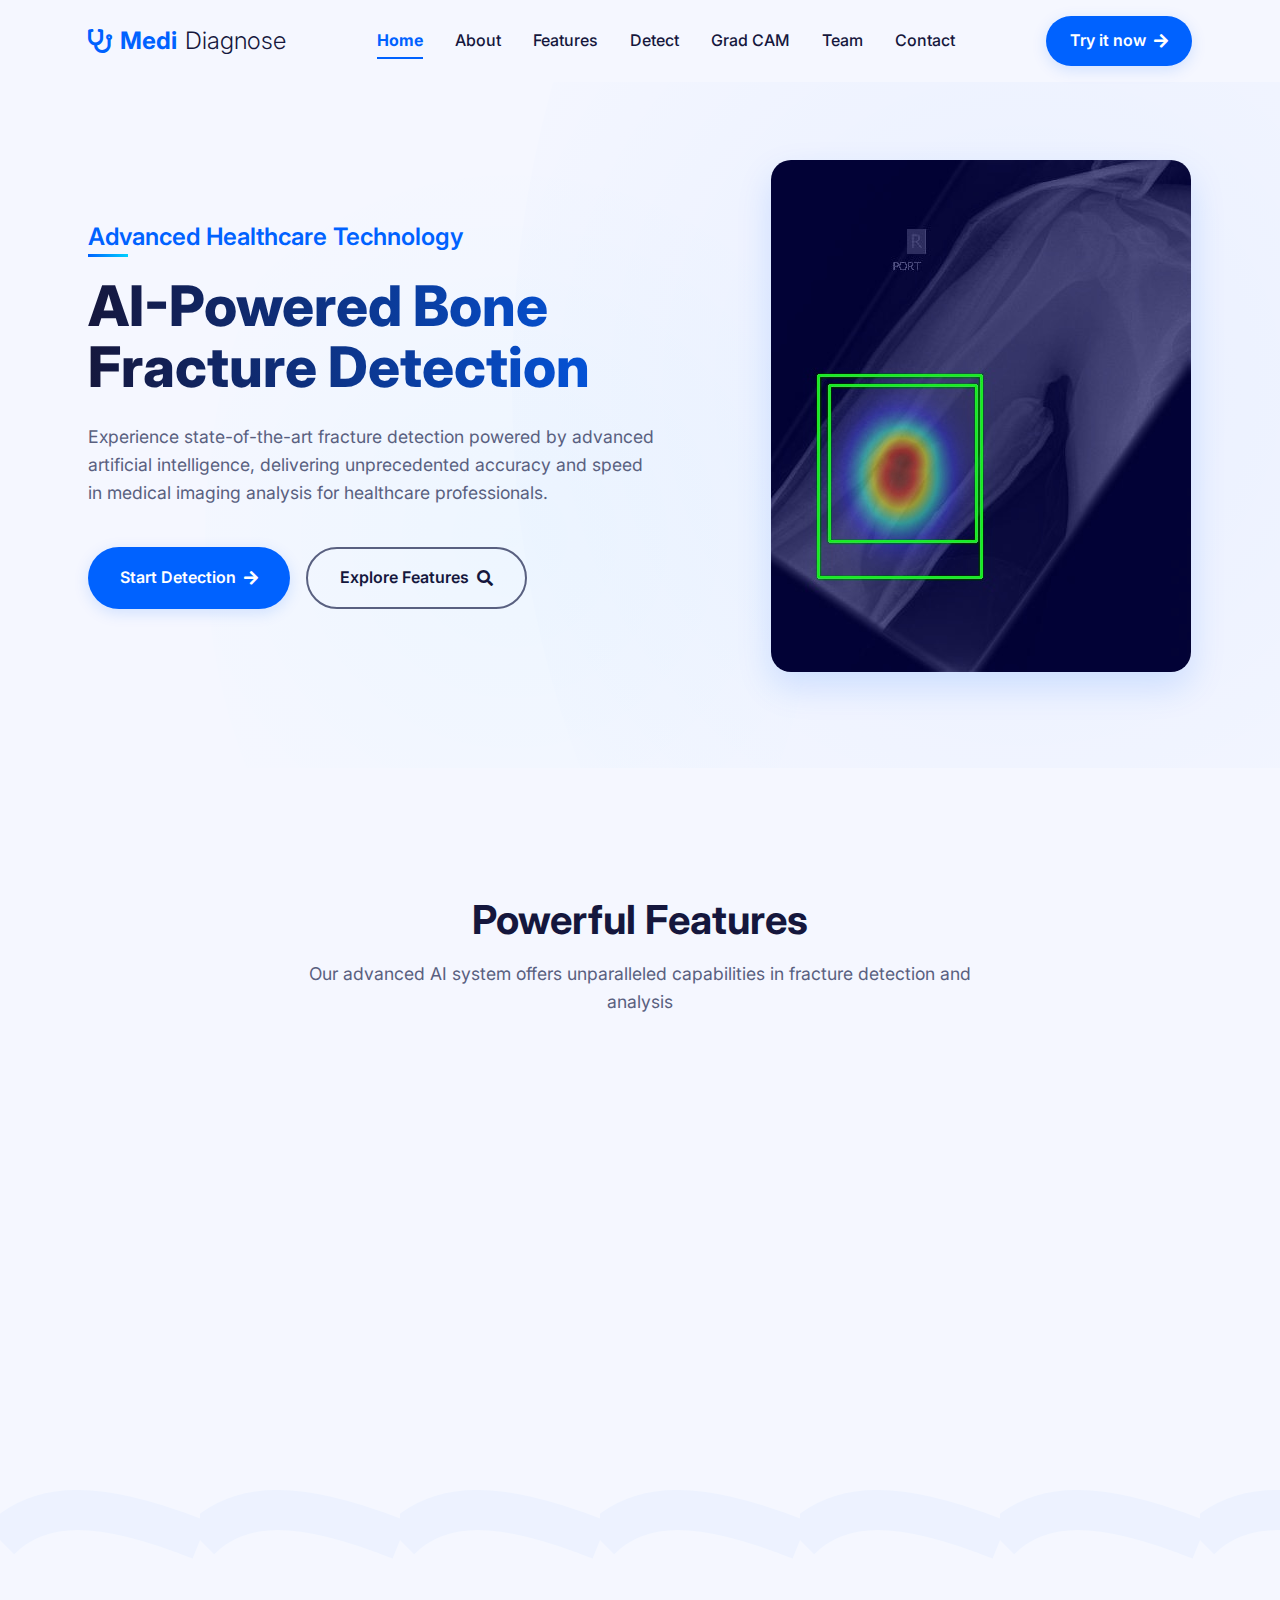
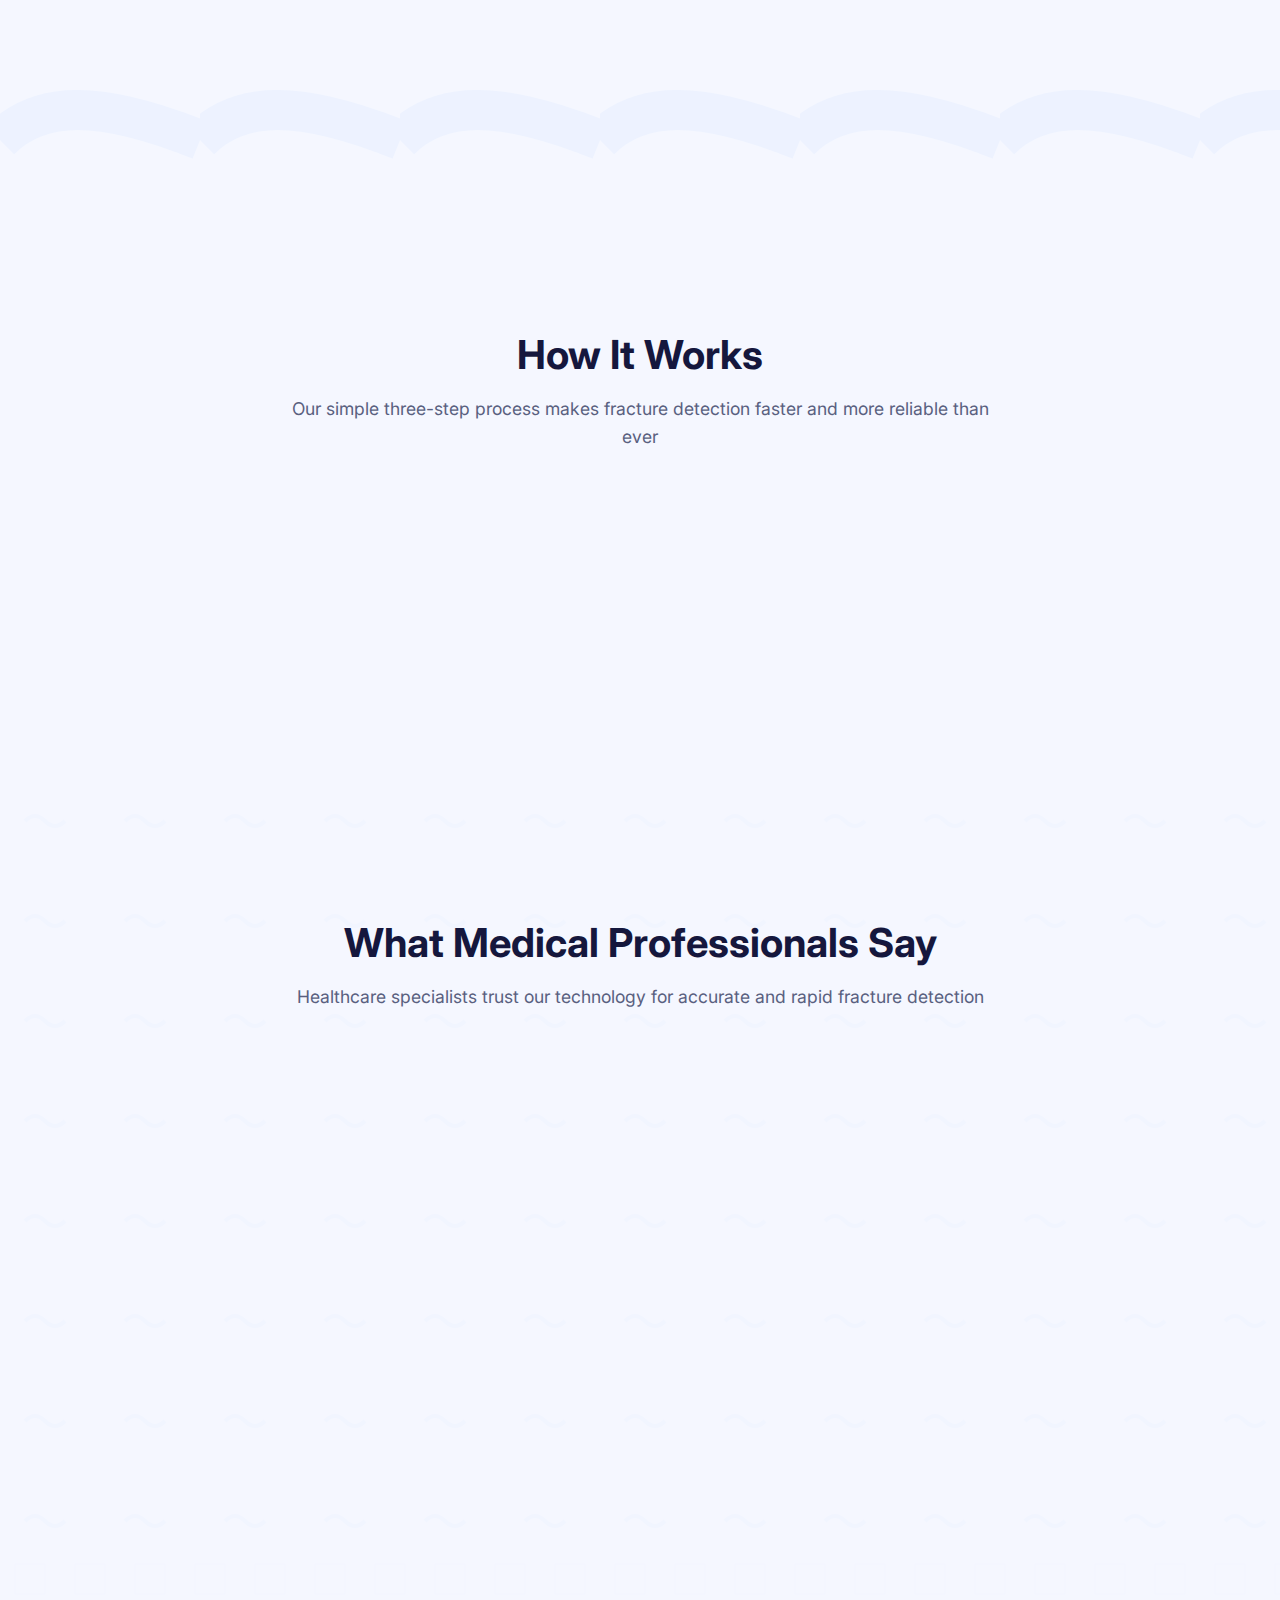
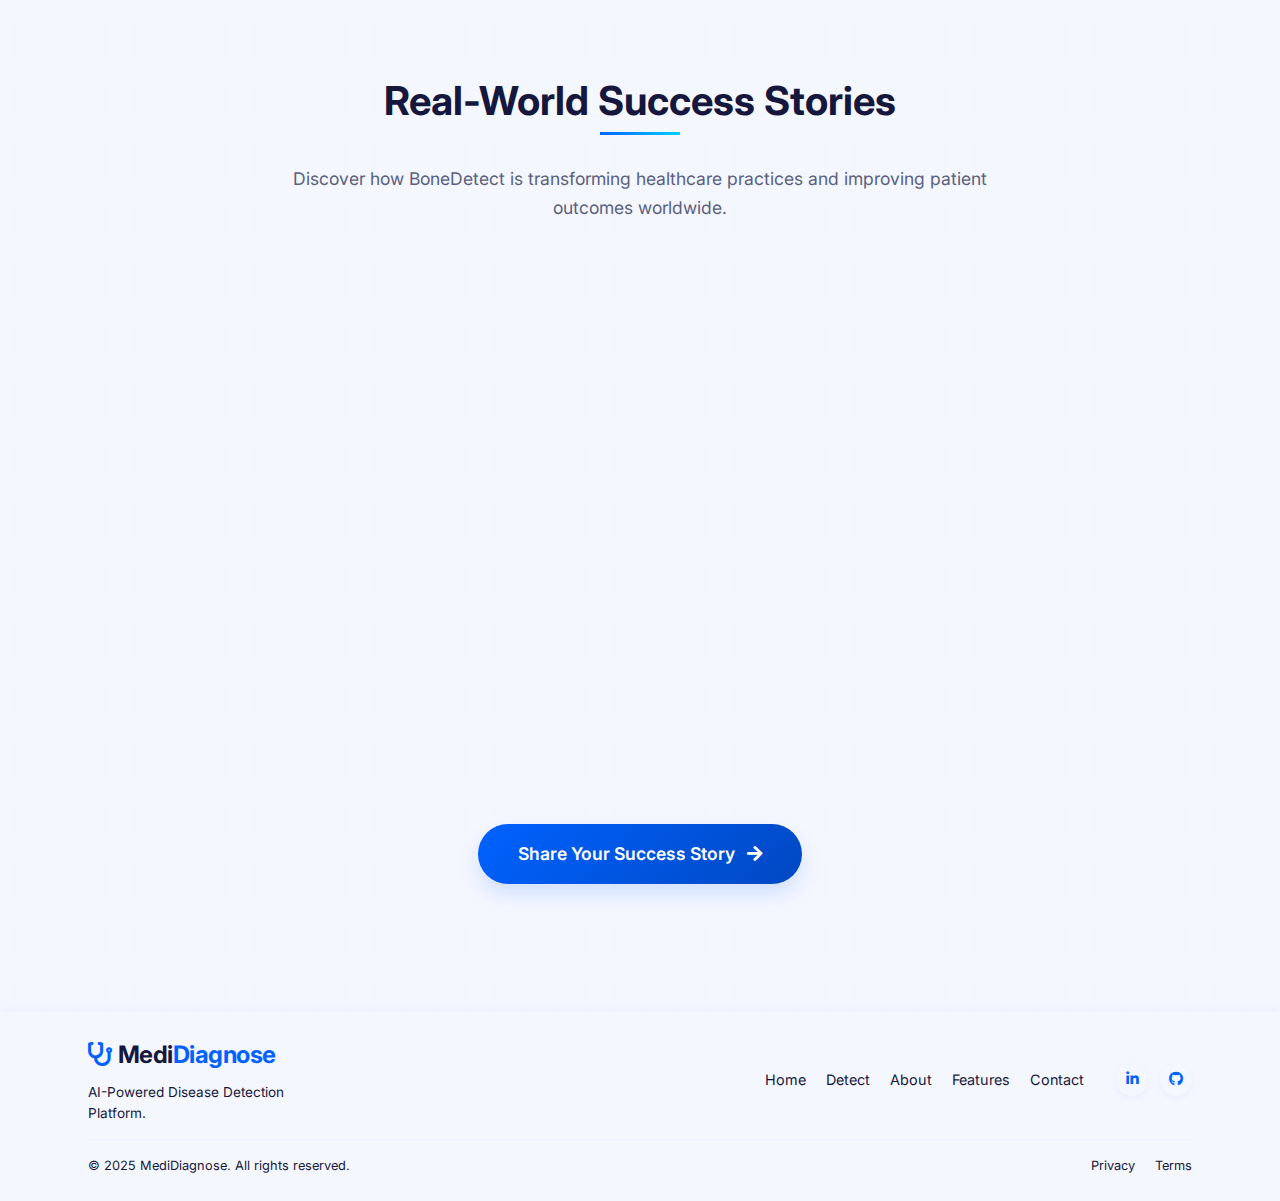
<file: frontend/index.html>
<!DOCTYPE html>
<html lang="en">
  <head>
    <meta charset="UTF-8" />
    <meta name="viewport" content="width=width=device-width, initial-scale=1.0" />
    <title>MediDiagnose - Home</title>
    <link rel="stylesheet" href="styles.css" />
    <link rel="stylesheet" href="footer-styles.css" />
    <link rel="preconnect" href="https://fonts.googleapis.com">
    <link rel="preconnect" href="https://fonts.gstatic.com" crossorigin>
    <link href="https://fonts.googleapis.com/css2?family=Inter:wght@300;400;500;600;700;800&display=swap" rel="stylesheet">
    <link rel="stylesheet" href="https://cdnjs.cloudflare.com/ajax/libs/font-awesome/5.15.4/css/all.min.css" />
    <style>
      :root {
        --primary: #0062FF;
        --primary-dark: #0048c2;
        --secondary: #EAEFFF;
        --accent: #00D1FF;
        --text: #15173D;
        --text-light: #596080;
        --surface-1: #FFFFFF;
        --surface-2: #F5F7FF;
        --white: #FFFFFF;
        --heading-font: 'Inter', sans-serif;
        --body-font: 'Inter', sans-serif;
      }

      * {
        margin: 0;
        padding: 0;
        box-sizing: border-box;
      }

      @keyframes fade-in {
        0% { opacity: 0; transform: translateY(20px); }
        100% { opacity: 1; transform: translateY(0); }
      }

      @keyframes slide-in-left {
        0% { opacity: 0; transform: translateX(-30px); }
        100% { opacity: 1; transform: translateX(0); }
      }

      @keyframes slide-in-right {
        0% { opacity: 0; transform: translateX(30px); }
        100% { opacity: 1; transform: translateX(0); }
      }

      @keyframes scale-in {
        0% { opacity: 0; transform: scale(0.9); }
        100% { opacity: 1; transform: scale(1); }
      }

      @keyframes float {
        0% { transform: translateY(0px); }
        50% { transform: translateY(-10px); }
        100% { transform: translateY(0px); }
      }

      @keyframes floating {
        0% {
          transform: translateY(0px) rotate(0deg);
        }
        25% {
          transform: translateY(-15px) rotate(1deg);
        }
        50% {
          transform: translateY(0px) rotate(0deg);
        }
        75% {
          transform: translateY(8px) rotate(-1deg);
        }
        100% {
          transform: translateY(0px) rotate(0deg);
        }
      }
      
      @keyframes shadow-pulse {
        0% {
          transform: scale(1);
          opacity: 0.5;
        }
        25% {
          transform: scale(0.8);
          opacity: 0.3;
        }
        50% {
          transform: scale(1);
          opacity: 0.5;
        }
        75% {
          transform: scale(1.2);
          opacity: 0.7;
        }
        100% {
          transform: scale(1);
          opacity: 0.5;
        }
      }

      body {
        font-family: var(--body-font);
        background-color: var(--surface-2);
        color: var(--text);
        line-height: 1.6;
        overflow-x: hidden;
        margin: 0;
      }

      /* HEADER AND NAVIGATION - Make it consistent with other pages */
      .header {
        position: fixed;
        top: 0;
        left: 0;
        width: 100%;
        z-index: 1000;
        transition: background-color 0.3s ease, box-shadow 0.3s ease;
        padding: 1rem 0;
        background-color: var(--surface-2);
      }

      .header.scrolled {
        background-color: var(--surface-2);
        backdrop-filter: blur(10px);
        box-shadow: 0 4px 20px rgba(0, 0, 0, 0.06);
      }
      
      .container {
        width: 90%;
        max-width: 1400px;
        margin: 0 auto;
      }

      .nav-container {
        display: flex;
        justify-content: space-between;
        align-items: center;
      }

      .logo {
        font-weight: 700;
        font-size: 1.5rem;
        color: var(--primary);
        text-decoration: none;
        display: flex;
        align-items: center;
        gap: 0.5rem;
      }

      .logo span {
        font-weight: 300;
        color: var(--text);
      }

      .nav-links {
        display: flex;
        gap: 2rem;
        align-items: center;
      }

      .nav-links a {
        color: var(--text);
        text-decoration: none;
        font-weight: 500;
        font-size: 1rem;
        transition: color 0.3s ease;
        position: relative;
      }

      .nav-links a::after {
        content: '';
        position: absolute;
        bottom: -5px;
        left: 0;
        width: 0;
        height: 2px;
        background-color: var(--primary);
        transition: width 0.3s ease;
      }

      .nav-links a:hover {
        color: var(--primary);
      }

      .nav-links a:hover::after {
        width: 100%;
      }

      .active-indicator {
        display: block;
        position: absolute;
        bottom: -5px;
        left: 0;
        width: 100%;
        height: 2px;
        background-color: var(--primary);
      }

      .cta-button {
        background-color: var(--primary);
        color: var(--white);
        border: none;
        border-radius: 50px;
        padding: 0.75rem 1.5rem;
        font-weight: 600;
        cursor: pointer;
        transition: transform 0.3s ease, background-color 0.3s ease, box-shadow 0.3s ease;
        box-shadow: 0 4px 15px rgba(0, 98, 255, 0.15);
        display: inline-flex;
        align-items: center;
        gap: 0.5rem;
        text-decoration: none;
      }

      .cta-button:hover {
        background-color: var(--primary-dark);
        transform: translateY(-2px);
        box-shadow: 0 6px 20px rgba(0, 98, 255, 0.2);
      }

      .mobile-menu-button {
        display: none;
        background: none;
        border: none;
        color: var(--text);
        font-size: 1.5rem;
        cursor: pointer;
      }

      /* HERO SECTION - Make top padding consistent with fixed header */
      .hero {
        padding-top: 10rem;
        padding-bottom: 6rem;
        position: relative;
        overflow: hidden;
      }

      .hero-bg {
        position: absolute;
        top: -50%;
        right: -20%;
        width: 80%;
        height: 200%;
        background: radial-gradient(circle at center, rgba(0, 98, 255, 0.05) 0%, rgba(234, 239, 255, 0) 70%);
        border-radius: 50%;
        z-index: -1;
        animation: float 10s ease-in-out infinite;
      }
      
      .hero-bg::after {
        content: '';
        position: absolute;
        top: 30%;
        left: -30%;
        width: 60%;
        height: 60%;
        background: radial-gradient(circle at center, rgba(0, 209, 255, 0.03) 0%, rgba(234, 239, 255, 0) 70%);
        border-radius: 50%;
        z-index: -1;
        animation: float 15s ease-in-out infinite reverse;
      }

      .hero-grid {
        display: grid;
        grid-template-columns: 1.2fr 0.8fr;
        gap: 3rem;
        align-items: center;
      }

      .hero-content {
        animation: fade-in 1s ease forwards;
      }

      .hero-heading {
        font-size: 3.5rem;
        line-height: 1.1;
        margin-bottom: 1.5rem;
        font-family: var(--heading-font);
        font-weight: 800;
        background: linear-gradient(90deg, var(--text) 0%, var(--primary) 100%);
        -webkit-background-clip: text;
        -webkit-text-fill-color: transparent;
      }

      .hero-subheading {
        font-size: 1.5rem;
        color: var(--primary);
        margin-bottom: 1.5rem;
        font-weight: 600;
        position: relative;
        display: inline-block;
      }
      
      .hero-subheading::after {
        content: "";
        position: absolute;
        bottom: -5px;
        left: 0;
        width: 40px;
        height: 3px;
        background: linear-gradient(90deg, var(--primary) 0%, var(--accent) 100%);
      }

      .hero-description {
        font-size: 1.1rem;
        color: var(--text-light);
        margin-bottom: 2.5rem;
        max-width: 90%;
      }

      .hero-buttons {
        display: flex;
        gap: 1rem;
      }

      .hero-image-container {
        display: flex;
        justify-content: center;
        align-items: center;
        position: relative;
      }

      .hero-image {
        max-width: 100%;
        height: auto;
        border-radius: 20px;
        box-shadow: 0 15px 35px rgba(0, 98, 255, 0.15);
        animation: floating 6s ease-in-out infinite;
        transition: all 0.3s ease;
      }
      
      .hero-image::after {
        content: '';
        position: absolute;
        width: 90%;
        height: 10px;
        bottom: -10px;
        left: 5%;
        border-radius: 50%;
        background: rgba(0, 0, 0, 0.1);
        filter: blur(5px);
        animation: shadow-pulse 6s ease-in-out infinite;
      }

      /* FEATURES SECTION - Redesigned without cards */
      .features {
        padding: 8rem 0;
        position: relative;
      }

      .section-title {
        font-size: 2.5rem;
        margin-bottom: 1rem;
        text-align: center;
        font-weight: 700;
      }

      .section-description {
        font-size: 1.1rem;
        color: var(--text-light);
        text-align: center;
        max-width: 700px;
        margin: 0 auto 4rem;
      }

      .features-grid {
        display: grid;
        grid-template-columns: repeat(3, 1fr);
        gap: 3rem;
      }

      .feature {
        position: relative;
        opacity: 0;
        transform: translateY(20px);
        transition: transform 0.3s ease;
        display: flex;
        flex-direction: column;
      }
      
      .feature:hover {
        transform: translateY(-5px);
      }

      .feature-icon {
        display: inline-flex;
        align-items: center;
        justify-content: center;
        width: 70px;
        height: 70px;
        border-radius: 20px;
        margin-bottom: 1.5rem;
        font-size: 1.75rem;
        color: var(--white);
        position: relative;
      }

      .feature:nth-child(1) .feature-icon {
        background: linear-gradient(135deg, #4BA3FF, #0062FF);
      }

      .feature:nth-child(2) .feature-icon {
        background: linear-gradient(135deg, #00D1FF, #00A0FF);
      }

      .feature:nth-child(3) .feature-icon {
        background: linear-gradient(135deg, #5E7BFE, #3851E0);
      }

      .feature-title {
        font-size: 1.5rem;
        margin-bottom: 1rem;
        font-weight: 600;
        color: var(--text);
        position: relative;
      }
      
      .feature-title::after {
        content: '';
        position: absolute;
        bottom: -5px;
        left: 0;
        width: 40px;
        height: 2px;
        background: linear-gradient(90deg, var(--primary), transparent);
      }

      .feature-description {
        color: var(--text-light);
        font-size: 1rem;
        line-height: 1.6;
        margin-top: 1rem;
      }

      /* STATISTICS SECTION - Redesigned without card style */
      .stats {
        padding: 4rem 0;
        position: relative;
        background: url('data:image/svg+xml;utf8,<svg width="100" height="100" viewBox="0 0 100 100" xmlns="http://www.w3.org/2000/svg"><path d="M0 50 C20 30, 50 30, 100 50" stroke="rgba(0,98,255,0.03)" fill="none" stroke-width="20"/></svg>');
        background-size: 200px;
      }

      .stats-container {
        background: none;
        border-radius: 0;
        padding: 0;
        color: var(--text);
        display: flex;
        justify-content: space-between;
        gap: 2rem;
        text-align: center;
        box-shadow: none;
      }

      .stat-item {
        opacity: 0;
        transform: translateY(20px);
        position: relative;
        flex: 1;
        display: flex;
        flex-direction: column;
        align-items: center;
        padding: 2rem 0;
      }
      
      .stat-item::after {
        content: "";
        position: absolute;
        top: 15%;
        right: 0;
        height: 70%;
        width: 1px;
        background: linear-gradient(to bottom, transparent, var(--primary-light), transparent);
        opacity: 0.5;
      }
      
      .stat-item:last-child::after {
        display: none;
      }
      
      .stat-icon {
        margin-bottom: 1.5rem;
        font-size: 2rem;
        color: var(--primary);
      }

      .stat-number {
        font-size: 3.5rem;
        font-weight: 700;
        line-height: 1;
        margin-bottom: 0.75rem;
        background: linear-gradient(90deg, var(--primary) 0%, var(--accent) 100%);
        -webkit-background-clip: text;
        -webkit-text-fill-color: transparent;
      }

      .stat-label {
        font-size: 1.1rem;
        color: var(--text-light);
        font-weight: 500;
        position: relative;
      }
      
      .stat-label::after {
        content: "";
        position: absolute;
        bottom: -10px;
        left: 50%;
        transform: translateX(-50%);
        width: 30px;
        height: 2px;
        background: linear-gradient(90deg, var(--primary), var(--accent));
        opacity: 0.6;
      }

      /* WORKFLOW SECTION - Redesigned without cards */
      .workflow {
        padding: 8rem 0;
        position: relative;
        overflow: hidden;
      }

      .workflow-grid {
        display: flex;
        justify-content: space-between;
        gap: 3.5rem;
        position: relative;
        counter-reset: workflow-counter;
        margin-top: 3rem;
      }

      .workflow-item {
        flex: 1;
        position: relative;
        padding-left: 3.5rem;
        opacity: 0;
        transform: translateY(20px);
        transition: transform 0.3s ease;
      }
      
      .workflow-item:hover {
        transform: translateY(-5px);
      }

      .workflow-item:before {
        counter-increment: workflow-counter;
        content: counter(workflow-counter);
        position: absolute;
        left: 0;
        top: 0;
        width: 50px;
        height: 50px;
        background: linear-gradient(135deg, var(--primary) 0%, var(--primary-dark) 100%);
        color: var(--white);
        border-radius: 50%;
        display: flex;
        align-items: center;
        justify-content: center;
        font-weight: 600;
        font-size: 1.25rem;
      }

      .workflow-title {
        font-size: 1.5rem;
        margin-bottom: 1rem;
        font-weight: 600;
        color: var(--text);
        position: relative;
      }
      
      .workflow-title::after {
        content: "";
        position: absolute;
        bottom: -5px;
        left: 0;
        width: 40px;
        height: 2px;
        background: linear-gradient(90deg, var(--primary), transparent);
      }

      .workflow-description {
        color: var(--text-light);
        font-size: 1rem;
        line-height: 1.6;
        text-align: left;
      }

      .workflow-connect {
        position: absolute;
        top: 25px;
        left: 50%;
        transform: translateX(-50%);
        height: 1px;
        width: 50%;
        background: linear-gradient(to right, 
          transparent, 
          var(--primary-light) 20%, 
          var(--primary-light) 80%, 
          transparent
        );
        opacity: 0.4;
      }

      /* TESTIMONIALS SECTION - Enhanced Design with Indian Doctors */
      .testimonials {
        padding: 8rem 0;
        background-color: var(--surface-2);
        position: relative;
      }
      
      .testimonials::before {
        content: "";
        position: absolute;
        top: 0;
        left: 0;
        width: 100%;
        height: 100%;
        background: url('data:image/svg+xml;utf8,<svg width="100" height="100" viewBox="0 0 100 100" xmlns="http://www.w3.org/2000/svg"><path d="M25,30 Q35,20 45,30 T65,30" stroke="rgba(0,98,255,0.03)" fill="none" stroke-width="4"/></svg>');
        opacity: 0.5;
        z-index: 0;
      }

      .testimonials-grid {
        display: grid;
        grid-template-columns: repeat(2, 1fr);
        gap: 2.5rem;
        position: relative;
        z-index: 1;
      }

      .testimonial {
        background: var(--surface-1);
        border-radius: 16px;
        padding: 2.5rem 2rem;
        box-shadow: 0 10px 35px rgba(0, 0, 0, 0.03);
        position: relative;
        opacity: 0;
        transform: translateY(20px);
        transition: transform 0.3s ease, box-shadow 0.3s ease;
      }
      
      .testimonial:hover {
        transform: translateY(-5px);
        box-shadow: 0 15px 35px rgba(0, 98, 255, 0.1);
      }

      .testimonial-quote {
        font-size: 1.15rem;
        color: var(--text);
        margin-bottom: 1.75rem;
        font-weight: 500;
        line-height: 1.7;
        position: relative;
      }

      .testimonial-quote::before {
        content: '"';
        position: absolute;
        top: -30px;
        left: -10px;
        font-size: 6rem;
        color: rgba(0, 98, 255, 0.07);
        font-family: serif;
        line-height: 1;
      }

      .testimonial-author {
        display: flex;
        align-items: center;
        gap: 1rem;
        margin-top: 1rem;
        position: relative;
      }
      
      .testimonial-author::before {
        content: "";
        position: absolute;
        top: -15px;
        left: 0;
        width: 40px;
        height: 2px;
        background: linear-gradient(90deg, var(--primary) 0%, var(--accent) 100%);
        opacity: 0.5;
      }

      .testimonial-avatar {
        width: 60px;
        height: 60px;
        border-radius: 12px;
        background: linear-gradient(135deg, var(--primary) 0%, var(--accent) 100%);
        color: var(--white);
        display: flex;
        align-items: center;
        justify-content: center;
        font-weight: 600;
        font-size: 1.4rem;
      }

      .testimonial-info {
        flex: 1;
      }

      .testimonial-name {
        font-weight: 700;
        font-size: 1.15rem;
        margin-bottom: 0.25rem;
        color: var(--text);
      }

      .testimonial-role {
        color: var(--primary);
        font-size: 0.9rem;
        font-weight: 500;
      }
      
      .testimonial-hospital {
        color: var(--text-light);
        font-size: 0.85rem;
        margin-top: 0.25rem;
      }

      /* SUCCESS STORIES SECTION - Enhanced Card Design */
      .success-stories {
        padding: 8rem 0;
        position: relative;
        background-color: var(--surface-2);
        overflow: hidden;
      }
      
      .success-stories-bg {
        position: absolute;
        top: 0;
        left: 0;
        width: 100%;
        height: 100%;
        background: url('data:image/svg+xml;utf8,<svg width="60" height="60" viewBox="0 0 60 60" xmlns="http://www.w3.org/2000/svg"><path d="M15 15 L45 15 L45 45 L15 45 Z" stroke="rgba(0,98,255,0.03)" fill="none" stroke-width="1"/></svg>');
        opacity: 0.3;
        z-index: 0;
      }
      
      .success-stories-header {
        text-align: center;
        position: relative;
        margin-bottom: 4rem;
      }
      
      .success-stories-title {
        font-size: 2.5rem;
        margin-bottom: 1rem;
        font-weight: 700;
        color: var(--text);
        position: relative;
        display: inline-block;
      }
      
      .success-stories-title::after {
        content: "";
        position: absolute;
        bottom: -10px;
        left: 50%;
        transform: translateX(-50%);
        width: 80px;
        height: 3px;
        background: linear-gradient(90deg, var(--primary), var(--accent));
      }
      
      .success-stories-subtitle {
        font-size: 1.1rem;
        color: var(--text-light);
        max-width: 700px;
        margin: 1.5rem auto 0;
      }

      .success-stories-grid {
        display: grid;
        grid-template-columns: repeat(3, 1fr);
        gap: 2.5rem;
        position: relative;
        z-index: 1;
      }
      
      .success-story {
        background: linear-gradient(145deg, var(--surface-1), #f8faff);
        border-radius: 20px;
        overflow: hidden;
        box-shadow: 0 15px 35px rgba(0, 0, 0, 0.05);
        transition: all 0.4s cubic-bezier(0.175, 0.885, 0.32, 1.275);
        opacity: 0;
        transform: translateY(20px);
        position: relative;
        height: 100%;
        display: flex;
        flex-direction: column;
      }
      
      .success-story:hover {
        transform: translateY(-10px);
        box-shadow: 0 25px 50px rgba(0, 98, 255, 0.15);
      }
      
      .success-story-content {
        padding: 2rem;
        flex: 1;
        display: flex;
        flex-direction: column;
      }
      
      .success-story-meta {
        display: flex;
        justify-content: space-between;
        align-items: center;
        margin-bottom: 1.5rem;
      }
      
      .success-story-tag {
        background: linear-gradient(135deg, var(--primary), var(--primary-dark));
        color: var(--white);
        padding: 0.5rem 1rem;
        border-radius: 50px;
        font-size: 0.8rem;
        font-weight: 600;
        letter-spacing: 0.5px;
        box-shadow: 0 4px 10px rgba(0, 98, 255, 0.2);
        display: inline-block;
      }
      
      .success-story-date {
        color: var(--primary);
        font-size: 0.9rem;
        font-weight: 500;
        display: flex;
        align-items: center;
      }
      
      .success-story-date i {
        margin-right: 0.4rem;
        font-size: 0.8rem;
      }
      
      .success-story-title {
        font-size: 1.4rem;
        font-weight: 700;
        margin-bottom: 1rem;
        color: var(--text);
        line-height: 1.4;
        transition: color 0.3s ease;
        position: relative;
      }
      
      .success-story:hover .success-story-title {
        color: var(--primary);
      }
      
      .success-story-title::after {
        content: "";
        position: absolute;
        bottom: -8px;
        left: 0;
        width: 0;
        height: 2px;
        background: linear-gradient(90deg, var(--primary), var(--accent));
        transition: width 0.3s ease;
      }
      
      .success-story:hover .success-story-title::after {
        width: 50px;
      }
      
      .success-story-excerpt {
        font-size: 0.95rem;
        color: var(--text-light);
        margin-bottom: 1.5rem;
        line-height: 1.7;
        flex-grow: 1;
      }
      
      .success-story-stats {
        display: flex;
        justify-content: space-between;
        border-top: 1px solid rgba(0, 0, 0, 0.05);
        padding-top: 1.25rem;
        margin-top: auto;
      }
      
      .success-story-stat {
        display: flex;
        flex-direction: column;
        align-items: center;
        position: relative;
        transition: transform 0.3s ease;
      }
      
      .success-story:hover .success-story-stat {
        transform: translateY(-5px);
      }
      
      .success-story-stat:first-child::after {
        content: "";
        position: absolute;
        top: 0;
        right: -25%;
        height: 100%;
        width: 1px;
        background: linear-gradient(to bottom, transparent, rgba(0, 98, 255, 0.1), transparent);
      }
      
      .success-story-stat-value {
        font-weight: 800;
        font-size: 1.6rem;
        color: var(--primary);
        margin-bottom: 0.25rem;
        background: linear-gradient(90deg, var(--primary), var(--accent));
        -webkit-background-clip: text;
        -webkit-text-fill-color: transparent;
      }
      
      .success-story-stat-label {
        font-size: 0.8rem;
        color: var(--text-light);
        font-weight: 500;
      }
      
      .success-story-link {
        position: absolute;
        bottom: 0;
        right: 0;
        background: var(--primary);
        color: var(--white);
        width: 40px;
        height: 40px;
        display: flex;
        align-items: center;
        justify-content: center;
        border-radius: 20px 0 0 0;
        transition: all 0.3s ease;
        opacity: 0;
        transform: translate(100%, 100%);
      }
      
      .success-story:hover .success-story-link {
        opacity: 1;
        transform: translate(0, 0);
      }
      
      .success-stories-cta {
        margin-top: 4rem;
        text-align: center;
      }
      
      .btn-success-stories {
        background: linear-gradient(135deg, var(--primary) 0%, var(--primary-dark) 100%);
        color: var(--white);
        border: none;
        border-radius: 50px;
        padding: 1rem 2.5rem;
        font-weight: 600;
        font-size: 1.1rem;
        cursor: pointer;
        transition: all 0.3s ease;
        box-shadow: 0 10px 20px rgba(0, 98, 255, 0.15);
        display: inline-flex;
        align-items: center;
        gap: 0.75rem;
        text-decoration: none;
        position: relative;
        overflow: hidden;
      }
      
      .btn-success-stories::before {
        content: "";
        position: absolute;
        top: 0;
        left: -100%;
        width: 100%;
        height: 100%;
        background: linear-gradient(90deg, transparent, rgba(255, 255, 255, 0.2), transparent);
        transition: left 0.7s ease;
      }
      
      .btn-success-stories:hover {
        transform: translateY(-3px);
        box-shadow: 0 15px 30px rgba(0, 98, 255, 0.2);
      }
      
      .btn-success-stories:hover::before {
        left: 100%;
      }
      
      @media (max-width: 1200px) {
        .success-stories-grid {
          grid-template-columns: repeat(2, 1fr);
        }
      }
      
      @media (max-width: 768px) {
        .success-stories-grid {
          grid-template-columns: 1fr;
        }
        
        .success-story {
          max-width: 500px;
          margin: 0 auto;
        }
      }



      /* RESPONSIVE STYLES */
      @media (max-width: 1200px) {
        .hero-heading {
          font-size: 3rem;
        }
        
        .features-grid,
        .workflow-grid {
          grid-template-columns: repeat(2, 1fr);
        }
        
        .stats-container {
          padding: 3rem 2rem;
        }
      }

      @media (max-width: 992px) {
        .hero-grid {
          grid-template-columns: 1fr;
        }
        
        .hero-heading {
          font-size: 2.5rem;
        }
        
        .nav-links {
          display: none;
        }
        
        .mobile-menu-button {
          display: block;
        }
        
        .mobile-nav {
          position: fixed;
          top: 0;
          left: 0;
          width: 100%;
          height: 100vh;
          background-color: var(--white);
          display: flex;
          flex-direction: column;
          padding: 2rem;
          transform: translateY(-100%);
          transition: transform 0.3s ease;
          z-index: 1001;
        }
        
        .mobile-nav.active {
          transform: translateY(0);
        }
        
        .mobile-nav-header {
          display: flex;
          justify-content: space-between;
          align-items: center;
          margin-bottom: 2rem;
        }
        
        .mobile-nav-close {
          background: none;
          border: none;
          font-size: 1.5rem;
          cursor: pointer;
        }
        
        .mobile-nav-links {
          display: flex;
          flex-direction: column;
          gap: 1.5rem;
        }
        
        .mobile-nav-links a {
          color: var(--text);
          text-decoration: none;
          font-size: 1.2rem;
          font-weight: 600;
        }
        
        .footer-grid {
          grid-template-columns: repeat(2, 1fr);
        }
      }

      @media (max-width: 768px) {
        .hero-heading {
          font-size: 2.2rem;
        }
        
        .features-grid,
        .workflow-grid,
        .testimonials-grid,
        .stats-container {
          grid-template-columns: 1fr;
        }
        
        .stats-container {
          padding: 2.5rem 1.5rem;
        }
        
        .section-title {
          font-size: 2rem;
        }
        
        .workflow-connect {
          display: none;
        }
        
        .footer-bottom {
          flex-direction: column;
          gap: 1rem;
          text-align: center;
        }
        
        .footer-legal {
          justify-content: center;
        }
      }

      @media (max-width: 480px) {
        .hero-buttons {
          flex-direction: column;
          gap: 1rem;
        }
        
        .footer-grid {
          grid-template-columns: 1fr;
        }
        
        .cta-container {
          padding: 3rem 1.5rem;
        }
        
        .cta-title {
          font-size: 2rem;
        }
      }
    </style>
  </head>

  <body>
    <!-- NAVIGATION -->
    <div id="nav-placeholder"></div>

    <!-- HERO SECTION -->
    <section class="hero">
      <div class="hero-bg"></div>
      <div class="container hero-grid">
        <div class="hero-content">
          <h2 class="hero-subheading">Advanced Healthcare Technology</h2>
          <h1 class="hero-heading">AI-Powered Bone Fracture Detection</h1>
          <p class="hero-description">
            Experience state-of-the-art fracture detection powered by advanced artificial intelligence, 
            delivering unprecedented accuracy and speed in medical imaging analysis for healthcare professionals.
          </p>
          <div class="hero-buttons">
            <a href="detect.html" class="btn-primary">
              Start Detection <i class="fas fa-arrow-right"></i>
            </a>
            <a href="features.html" class="btn-secondary">
              Explore Features <i class="fas fa-search"></i>
            </a>
          </div>
        </div>
        <div class="hero-image-container">
          <img src="images/ai-fracture-detection.jpg" alt="AI-Powered Bone Fracture Detection Illustration" class="hero-image">
        </div>
      </div>
    </section>

    <!-- FEATURES SECTION -->
    <section class="features">
      <div class="container">
        <h2 class="section-title">Powerful Features</h2>
        <p class="section-description">
          Our advanced AI system offers unparalleled capabilities in fracture detection and analysis
        </p>
        <div class="features-grid">
          <div class="feature" data-aos="fade-up" data-aos-delay="100">
            <div class="feature-icon">
              <i class="fas fa-bolt"></i>
            </div>
            <h3 class="feature-title">Lightning Fast Processing</h3>
            <p class="feature-description">
              Get results in seconds with our optimized AI processing pipeline designed for real-time fracture detection.
            </p>
          </div>
          <div class="feature" data-aos="fade-up" data-aos-delay="200">
            <div class="feature-icon">
              <i class="fas fa-chart-line"></i>
            </div>
            <h3 class="feature-title">99.8% Accuracy Rate</h3>
            <p class="feature-description">
              Industry-leading precision powered by our advanced YOLOv8 technology and continuously improved models.
            </p>
          </div>
          <div class="feature" data-aos="fade-up" data-aos-delay="300">
            <div class="feature-icon">
              <i class="fas fa-shield-alt"></i>
            </div>
            <h3 class="feature-title">Enterprise Security</h3>
            <p class="feature-description">
              HIPAA-compliant security with end-to-end encryption ensuring patient data remains protected at all times.
            </p>
          </div>
        </div>
      </div>
    </section>

    <!-- STATISTICS SECTION -->
    <section class="stats">
      <div class="container">
        <div class="stats-container">
          <div class="stat-item" data-aos="fade-up" data-aos-delay="100">
            <div class="stat-icon"><i class="fas fa-images"></i></div>
            <div class="stat-number" data-target="10000">0</div>
            <div class="stat-label">Images Processed</div>
          </div>
          <div class="stat-item" data-aos="fade-up" data-aos-delay="200">
            <div class="stat-icon"><i class="fas fa-chart-line"></i></div>
            <div class="stat-number" data-target="99.8">0</div>
            <div class="stat-label">% Accuracy</div>
          </div>
          <div class="stat-item" data-aos="fade-up" data-aos-delay="300">
            <div class="stat-icon"><i class="fas fa-hospital"></i></div>
            <div class="stat-number" data-target="42">0</div>
            <div class="stat-label">Hospitals Connected</div>
          </div>
        </div>
      </div>
    </section>

    <!-- WORKFLOW SECTION -->
    <section class="workflow">
      <div class="container">
        <h2 class="section-title">How It Works</h2>
        <p class="section-description">
          Our simple three-step process makes fracture detection faster and more reliable than ever
        </p>
        <div class="workflow-grid">
          <div class="workflow-connect"></div>
          <div class="workflow-connect"></div>
          <div class="workflow-item" data-aos="fade-right" data-aos-delay="100">
            <h3 class="workflow-title">Upload X-Ray Image</h3>
            <p class="workflow-description">
              Simply upload your X-ray image in any common format like JPG, PNG, or DICOM and our system will process it instantly.
            </p>
          </div>
          <div class="workflow-item" data-aos="fade-right" data-aos-delay="200">
            <h3 class="workflow-title">AI Analysis</h3>
            <p class="workflow-description">
              Our advanced AI model analyzes the image using YOLOv8 technology to detect fractures with unmatched precision.
            </p>
          </div>
          <div class="workflow-item" data-aos="fade-right" data-aos-delay="300">
            <h3 class="workflow-title">Get Detailed Results</h3>
            <p class="workflow-description">
              Receive comprehensive fracture detection results with highlighted areas and detailed analysis within seconds.
            </p>
          </div>
        </div>
      </div>
    </section>

    <!-- TESTIMONIALS SECTION -->
    <section class="testimonials">
      <div class="container">
        <h2 class="section-title">What Medical Professionals Say</h2>
        <p class="section-description">
          Healthcare specialists trust our technology for accurate and rapid fracture detection
        </p>
        <div class="testimonials-grid">
          <div class="testimonial" data-aos="fade-up" data-aos-delay="100">
            <p class="testimonial-quote">
              This revolutionary AI tool has dramatically reduced our diagnosis time and improved accuracy. It's now an essential part of our orthopedic workflow at AIIMS, helping us treat patients faster.
            </p>
            <div class="testimonial-author">
              <div class="testimonial-avatar">AR</div>
              <div class="testimonial-info">
                <div class="testimonial-name">Dr. Arun Rathore</div>
                <div class="testimonial-role">Head of Orthopedics</div>
                <div class="testimonial-hospital">AIIMS, New Delhi</div>
              </div>
            </div>
          </div>
          <div class="testimonial" data-aos="fade-up" data-aos-delay="200">
            <p class="testimonial-quote">
              The accuracy of BoneDetect's AI system is remarkable. As a radiologist with 15 years of experience, I've found it helps identify subtle fractures that might be missed in busy clinical settings.
            </p>
            <div class="testimonial-author">
              <div class="testimonial-avatar">SP</div>
              <div class="testimonial-info">
                <div class="testimonial-name">Dr. Sarita Patel</div>
                <div class="testimonial-role">Senior Radiologist</div>
                <div class="testimonial-hospital">Fortis Memorial, Gurugram</div>
              </div>
            </div>
          </div>
        </div>
      </div>
    </section>

    <!-- SUCCESS STORIES SECTION -->
    <section class="success-stories">
      <div class="success-stories-bg"></div>
      <div class="container">
        <div class="success-stories-header">
          <h2 class="success-stories-title">Real-World Success Stories</h2>
          <p class="success-stories-subtitle">
            Discover how BoneDetect is transforming healthcare practices and improving patient outcomes worldwide.
          </p>
        </div>
        <div class="success-stories-grid">
          <div class="success-story" data-aos="fade-up" data-aos-delay="100">
            <div class="success-story-content">
              <div class="success-story-meta">
                <span class="success-story-tag">Orthopedics</span>
                <span class="success-story-date"><i class="fas fa-calendar-alt"></i> March 2025</span>
              </div>
              <h3 class="success-story-title">AIIMS New Delhi: Revolutionizing Fracture Diagnosis</h3>
              <p class="success-story-excerpt">
                BoneDetect has become an integral part of the orthopedic department at AIIMS, reducing diagnosis time by 50% and improving treatment planning.
              </p>
              <div class="success-story-stats">
                <div class="success-story-stat">
                  <span class="success-story-stat-value">50%</span>
                  <span class="success-story-stat-label">Time Saved</span>
                </div>
                <div class="success-story-stat">
                  <span class="success-story-stat-value">99.8%</span>
                  <span class="success-story-stat-label">Accuracy</span>
                </div>
              </div>
            </div>
            <a href="contact.html" class="success-story-link"><i class="fas fa-arrow-right"></i></a>
          </div>
          <div class="success-story" data-aos="fade-up" data-aos-delay="200">
            <div class="success-story-content">
              <div class="success-story-meta">
                <span class="success-story-tag">Radiology</span>
                <span class="success-story-date"><i class="fas fa-calendar-alt"></i> February 2025</span>
              </div>
              <h3 class="success-story-title">Fortis Memorial: Enhancing Radiology Precision</h3>
              <p class="success-story-excerpt">
                Radiologists at Fortis Memorial have reported improved detection of subtle fractures, especially in complex cases with multiple injury sites.
              </p>
              <div class="success-story-stats">
                <div class="success-story-stat">
                  <span class="success-story-stat-value">15%</span>
                  <span class="success-story-stat-label">Improved Detection</span>
                </div>
                <div class="success-story-stat">
                  <span class="success-story-stat-value">42</span>
                  <span class="success-story-stat-label">Hospitals Connected</span>
                </div>
              </div>
            </div>
            <a href="contact.html" class="success-story-link"><i class="fas fa-arrow-right"></i></a>
          </div>
          <div class="success-story" data-aos="fade-up" data-aos-delay="300">
            <div class="success-story-content">
              <div class="success-story-meta">
                <span class="success-story-tag">Research Impact</span>
                <span class="success-story-date"><i class="fas fa-calendar-alt"></i> January 2025</span>
              </div>
              <h3 class="success-story-title">Training Next-Gen Orthopedic Surgeons</h3>
              <p class="success-story-excerpt">
                Medical institutions across India have integrated BoneDetect into their curriculum, helping students learn advanced fracture identification.
              </p>
              <div class="success-story-stats">
                <div class="success-story-stat">
                  <span class="success-story-stat-value">12</span>
                  <span class="success-story-stat-label">Medical Schools</span>
                </div>
                <div class="success-story-stat">
                  <span class="success-story-stat-value">500+</span>
                  <span class="success-story-stat-label">Students Trained</span>
                </div>
              </div>
            </div>
            <a href="contact.html" class="success-story-link"><i class="fas fa-arrow-right"></i></a>
          </div>
        </div>
        <div class="success-stories-cta">
          <a href="contact.html" class="btn-success-stories">
            Share Your Success Story <i class="fas fa-arrow-right"></i>
          </a>
        </div>
      </div>
    </section>

    <!-- FOOTER -->
    <div id="footer-placeholder"></div>

    <!-- Font Awesome -->
    <link rel="stylesheet" href="https://cdnjs.cloudflare.com/ajax/libs/font-awesome/5.15.4/css/all.min.css" />

    <!-- Scripts -->
    <script src="nav-handler.js"></script>
    <script src="footer-handler.js"></script>
    <script>
      // Intersection Observer for animations
      const fadeElements = document.querySelectorAll('.feature, .stat-item, .workflow-item, .testimonial, .success-story');
      const observer = new IntersectionObserver((entries) => {
        entries.forEach(entry => {
          if (entry.isIntersecting) {
            entry.target.style.opacity = '1';
            entry.target.style.transform = 'translateY(0)';
            observer.unobserve(entry.target);
          }
        });
      }, { threshold: 0.1 });

      fadeElements.forEach(element => {
        observer.observe(element);
      });

      // Stats counter animation
      const statsSection = document.querySelector('.stats');
      const statNumbers = document.querySelectorAll('.stat-number');
      let animated = false;

      const statsObserver = new IntersectionObserver((entries) => {
        if (entries[0].isIntersecting && !animated) {
          animated = true;
          animateNumbers();
        }
      }, { threshold: 0.5 });

      if (statsSection) {
        statsObserver.observe(statsSection);
      }

      function animateNumbers() {
        statNumbers.forEach(statNumber => {
          const target = parseFloat(statNumber.dataset.target);
          const duration = 2000; 
          const startTime = performance.now();
          
          function updateNumber(currentTime) {
            const elapsed = currentTime - startTime;
            const progress = Math.min(elapsed / duration, 1);
            const easing = 1 - Math.pow(1 - progress, 3); // Cubic ease-out
            
            const currentValue = easing * target;
            
            if (Number.isInteger(target)) {
              statNumber.textContent = Math.floor(currentValue).toLocaleString();
            } else {
              statNumber.textContent = currentValue.toFixed(1);
            }
            
            if (progress < 1) {
              requestAnimationFrame(updateNumber);
            } else {
              statNumber.textContent = target.toString();
            }
          }
          
          requestAnimationFrame(updateNumber);
        });
      }
    </script>
  </body>
</html>
</file>
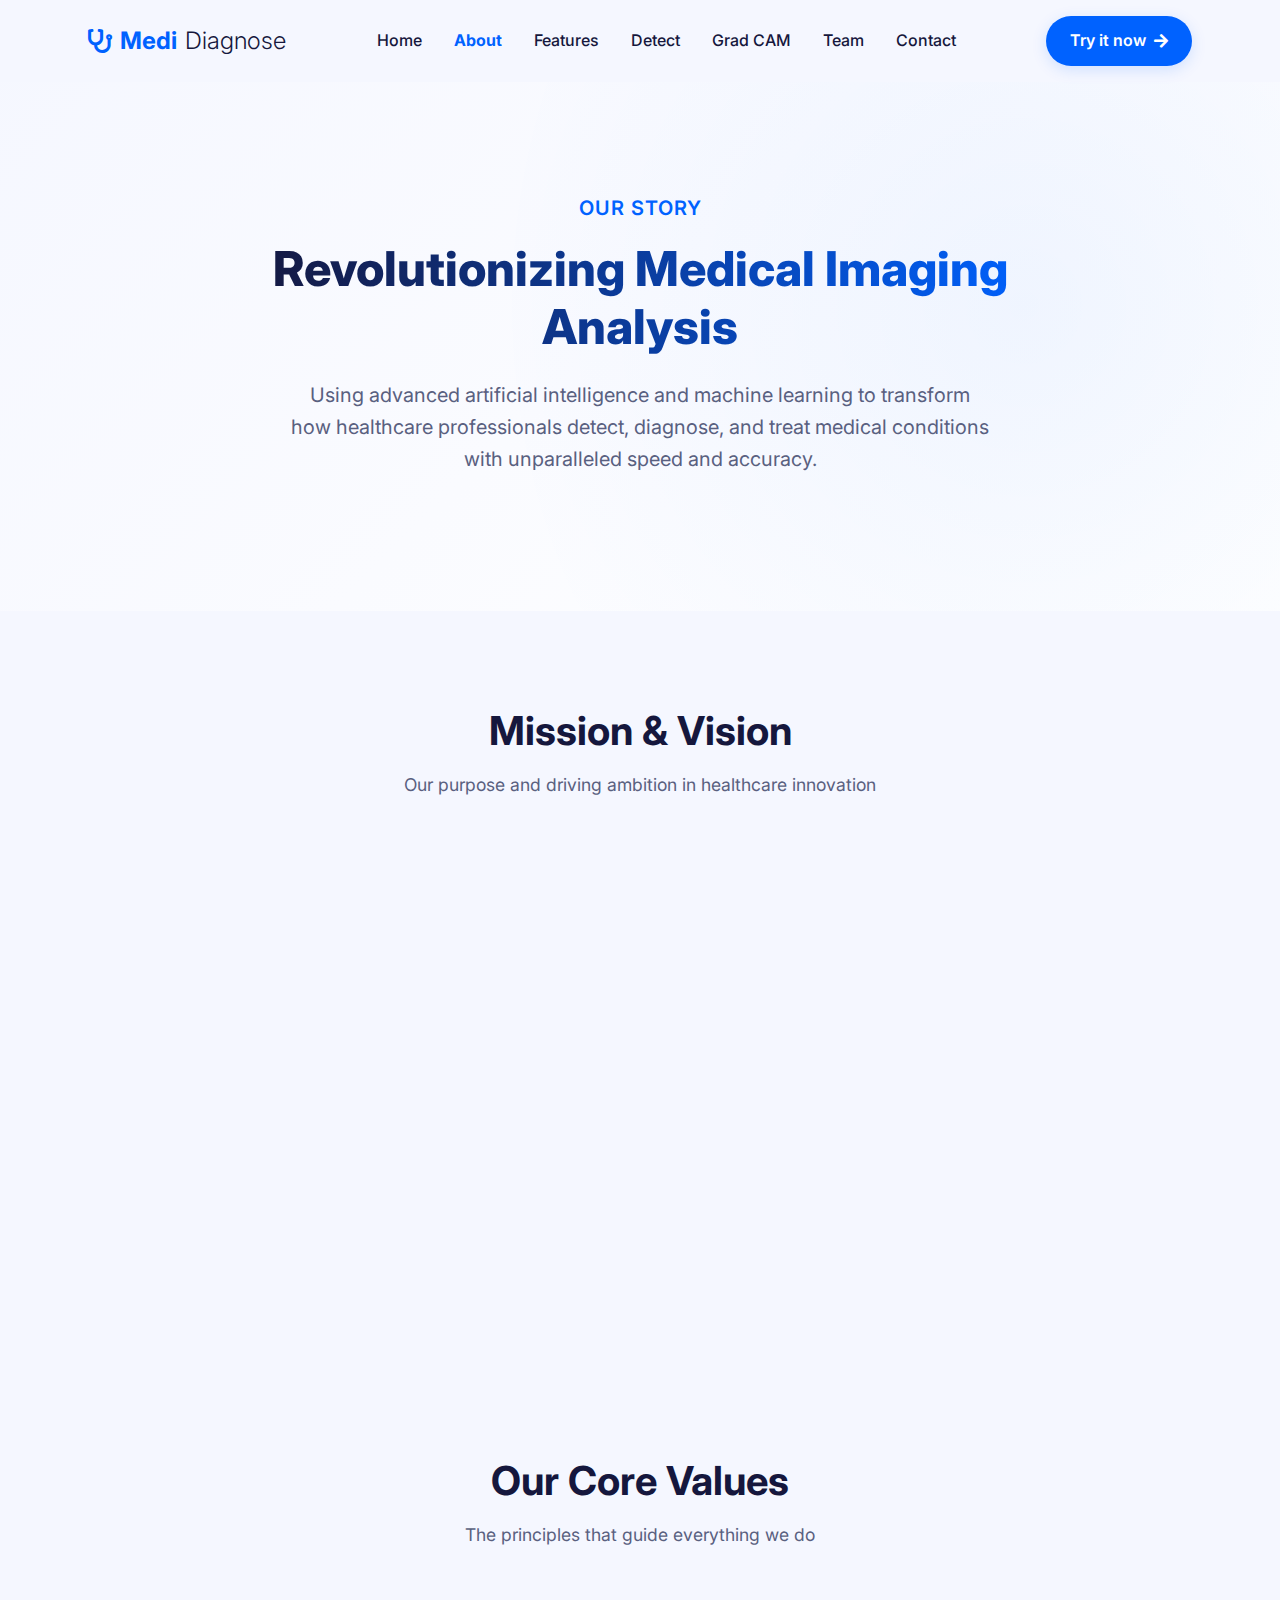
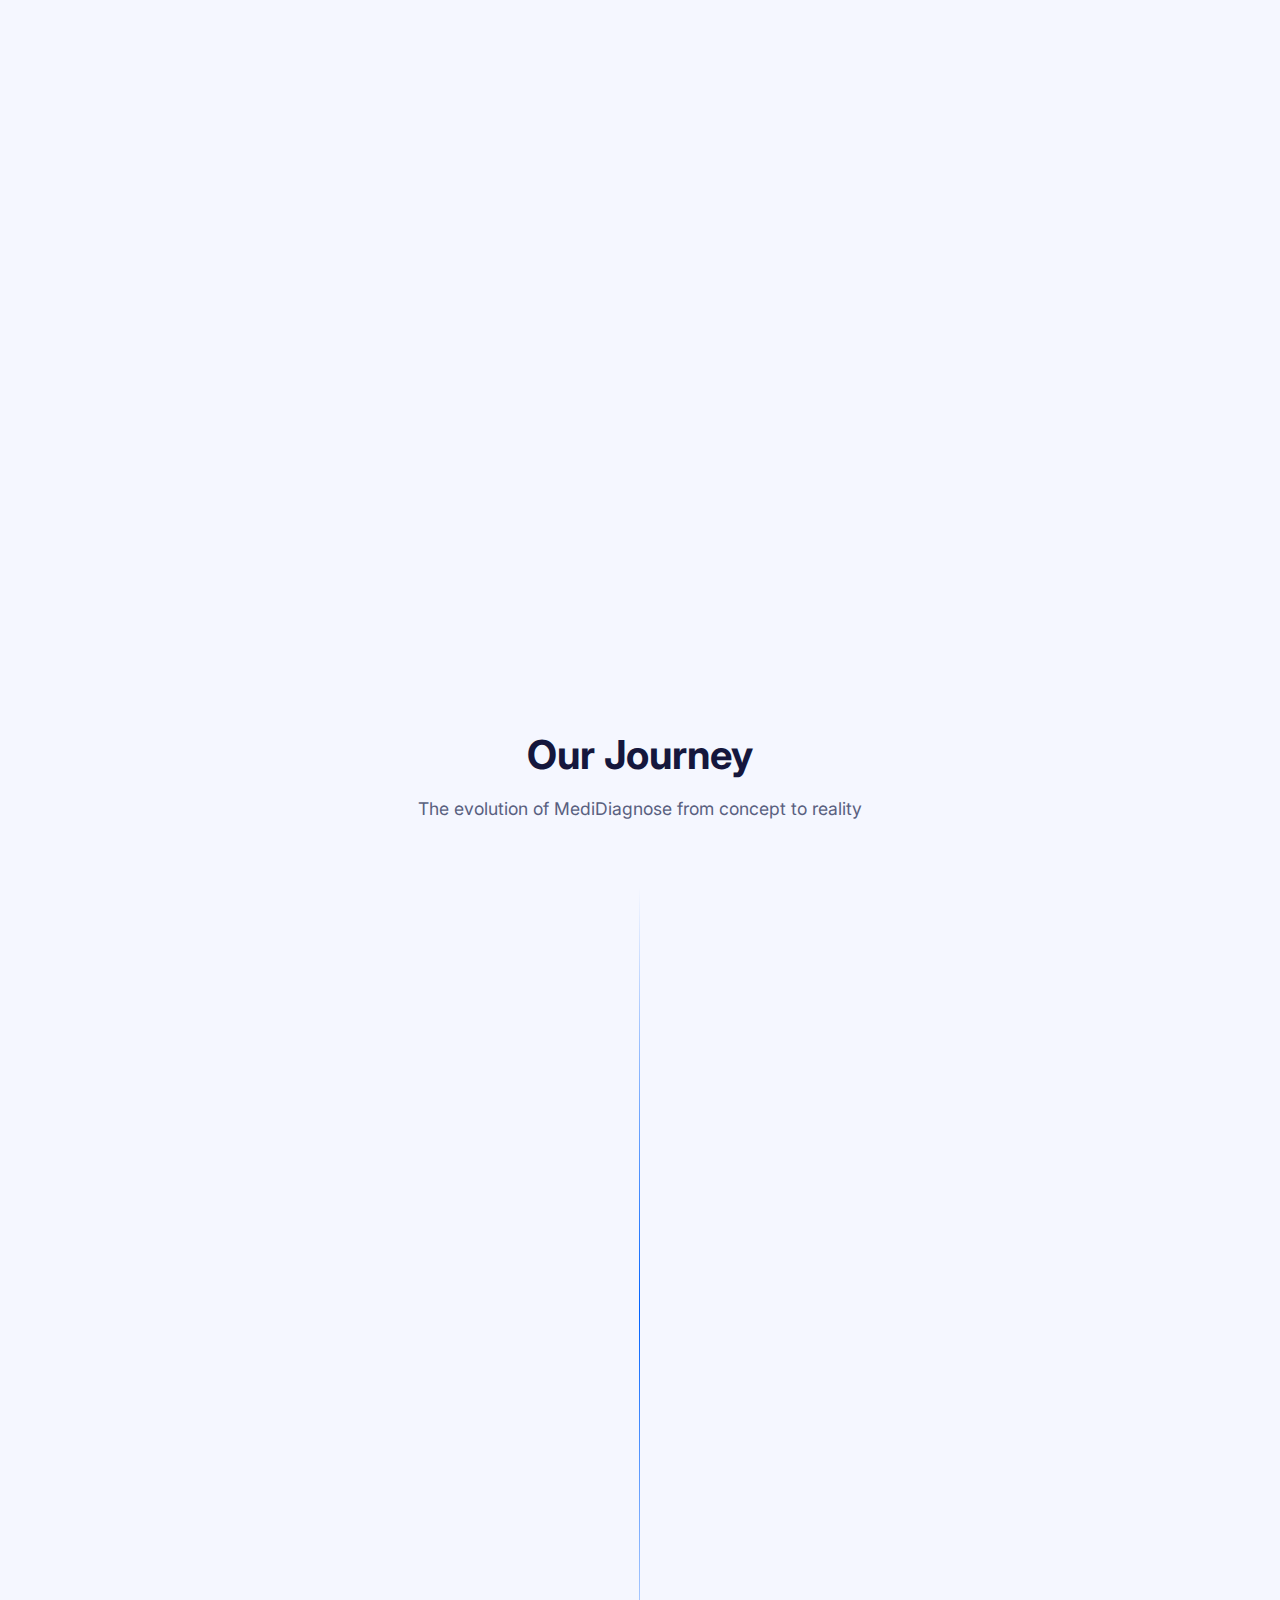
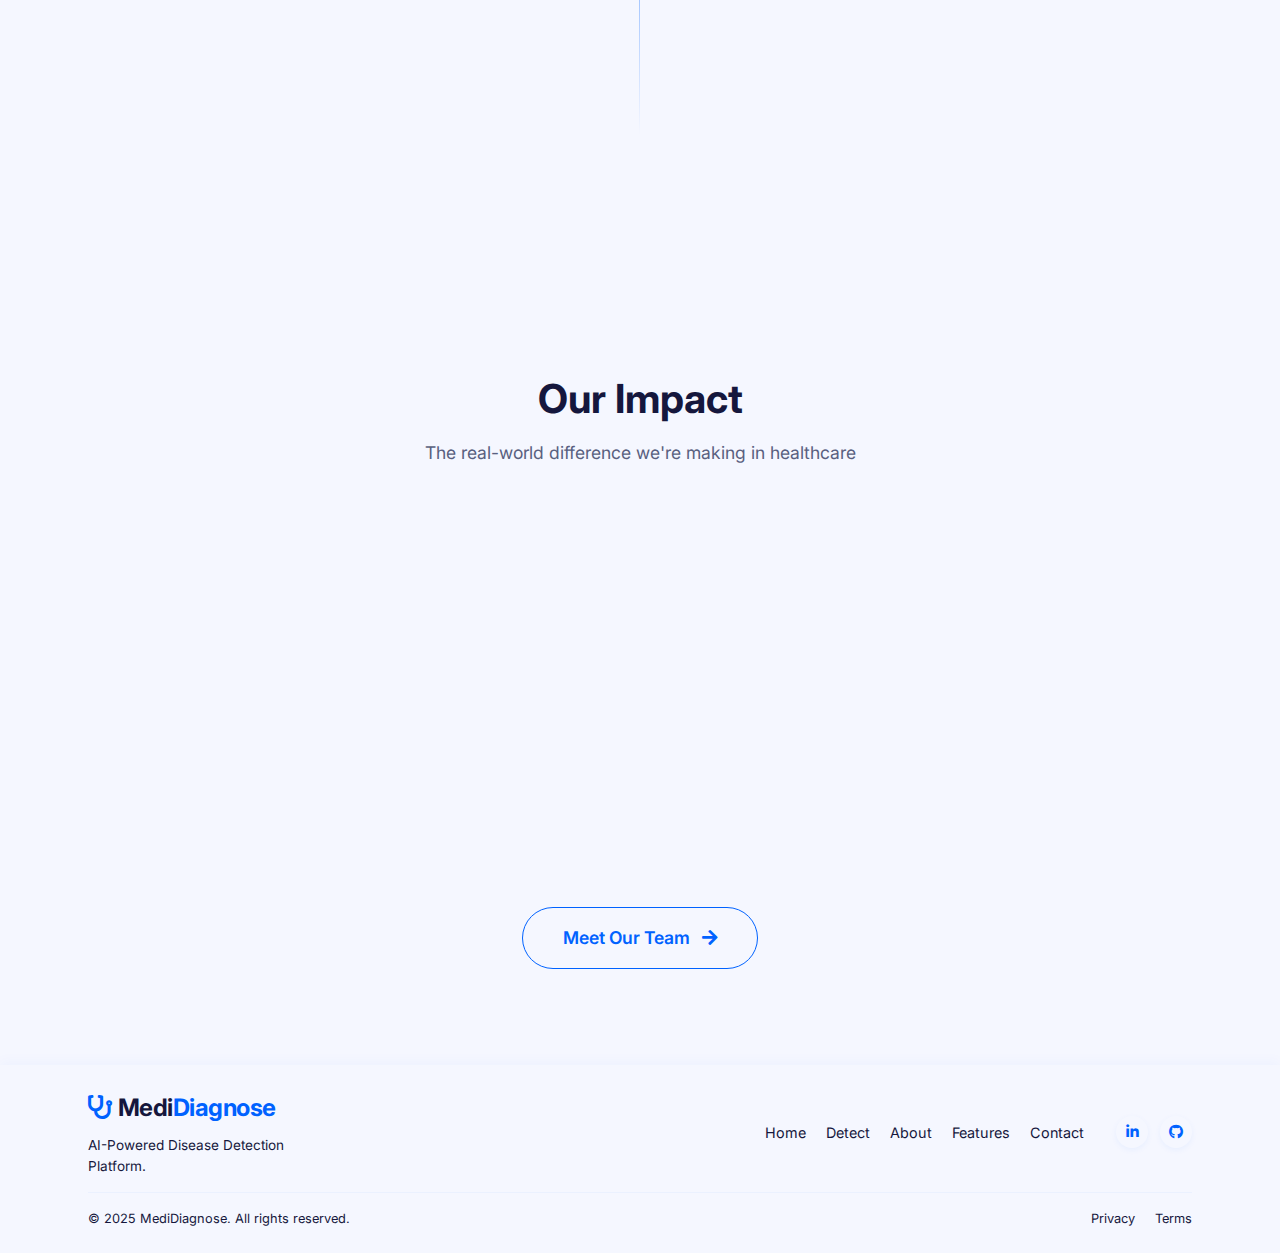
<file: frontend/about.html>
<!DOCTYPE html>
<html lang="en">
  <head>
    <meta charset="UTF-8" />
    <meta name="viewport" content="width=device-width, initial-scale=1.0" />
    <title>MediDiagnose | About Us</title>
    <link rel="stylesheet" href="styles.css" />
    <link rel="stylesheet" href="footer-styles.css" />
    <link rel="preconnect" href="https://fonts.googleapis.com">
    <link rel="preconnect" href="https://fonts.gstatic.com" crossorigin>
    <link href="https://fonts.googleapis.com/css2?family=Inter:wght@300;400;500;600;700;800&display=swap" rel="stylesheet">
    <link rel="stylesheet" href="https://cdnjs.cloudflare.com/ajax/libs/font-awesome/5.15.4/css/all.min.css" />
    <style>
      /* Custom About Page Styles */
      .about-hero {
        padding: 12rem 0 6rem;
        position: relative;
        overflow: hidden;
        background: linear-gradient(135deg, var(--surface-2) 0%, var(--white) 100%);
      }
      
      .about-hero-shape {
        position: absolute;
        top: -50%;
        right: -20%;
        width: 80%;
        height: 200%;
        background: radial-gradient(circle at center, rgba(0, 98, 255, 0.05) 0%, rgba(234, 239, 255, 0) 70%);
        border-radius: 50%;
        z-index: 0;
        animation: float 10s ease-in-out infinite;
      }
      
      .about-hero-content {
        position: relative;
        z-index: 1;
        max-width: 800px;
        margin: 0 auto;
        text-align: center;
      }
      
      .about-subtitle {
        font-size: 1.25rem;
        color: var(--primary);
        margin-bottom: 1rem;
        font-weight: 600;
        letter-spacing: 1px;
        text-transform: uppercase;
      }
      
      .about-title {
        font-size: 3rem;
        line-height: 1.2;
        margin-bottom: 1.5rem;
        font-weight: 800;
        background: linear-gradient(90deg, var(--text) 0%, var(--primary) 100%);
        -webkit-background-clip: text;
        -webkit-text-fill-color: transparent;
      }
      
      .about-description {
        font-size: 1.25rem;
        color: var(--text-light);
        margin-bottom: 2.5rem;
        max-width: 700px;
        margin-left: auto;
        margin-right: auto;
      }
      
      .about-section {
        padding: 6rem 0;
        position: relative;
      }
      
      .about-section.bg-light {
        background-color: var(--surface-2);
      }
      
      .section-header {
        text-align: center;
        max-width: 700px;
        margin: 0 auto 4rem;
      }
      
      .section-title {
        font-size: 2.5rem;
        font-weight: 700;
        margin-bottom: 1rem;
        color: var(--text);
      }
      
      .section-subtitle {
        font-size: 1.1rem;
        color: var(--text-light);
      }
      
      /* Mission & Vision Styles - Modern Flowing Design */
      .mission-vision-container {
        display: grid;
        grid-template-columns: repeat(2, 1fr);
        gap: 6rem;
        margin-bottom: 4rem;
        position: relative;
      }
      
      .mission-vision-container::after {
        content: "";
        position: absolute;
        top: 10%;
        left: 50%;
        height: 80%;
        width: 1px;
        background: linear-gradient(to bottom, transparent, var(--primary-light), transparent);
      }
      
      .mission-content, .vision-content {
        position: relative;
      }
      
      .mv-icon {
        display: inline-flex;
        align-items: center;
        justify-content: center;
        width: 60px;
        height: 60px;
        margin-bottom: 1.5rem;
        font-size: 1.75rem;
        color: var(--primary);
        position: relative;
        background: none;
      }
      
      .mv-icon::before {
        content: "";
        position: absolute;
        width: 100%;
        height: 100%;
        background: linear-gradient(135deg, rgba(0, 98, 255, 0.1) 0%, rgba(0, 209, 255, 0.1) 100%);
        border-radius: 50%;
        transform: scale(1.2) rotate(-15deg);
        z-index: -1;
      }
      
      .mv-title {
        font-size: 1.75rem;
        margin-bottom: 1rem;
        font-weight: 700;
        color: var(--text);
        position: relative;
        display: inline-block;
      }
      
      .mv-title::after {
        content: "";
        position: absolute;
        bottom: -5px;
        left: 0;
        width: 40px;
        height: 3px;
        background: linear-gradient(90deg, var(--primary) 0%, var(--accent) 100%);
      }
      
      .mv-text {
        color: var(--text-light);
        font-size: 1.1rem;
        line-height: 1.6;
      }
      
      /* Values Section - Modern Flowing Design */
      .values-container {
        display: grid;
        grid-template-columns: repeat(6, 1fr);
        gap: 4rem 2rem;
      }
      
      .value-item {
        grid-column: span 2;
        position: relative;
        transition: transform 0.3s ease;
      }
      
      .value-item:hover {
        transform: translateY(-8px);
      }
      
      .value-icon {
        width: 60px;
        height: 60px;
        display: flex;
        align-items: center;
        justify-content: center;
        margin-bottom: 1.5rem;
        font-size: 1.5rem;
        position: relative;
        color: var(--primary);
      }
      
      .value-icon::before {
        content: "";
        position: absolute;
        width: 100%;
        height: 100%;
        background: linear-gradient(135deg, rgba(0, 98, 255, 0.08) 0%, rgba(0, 209, 255, 0.08) 100%);
        border-radius: 50%;
        transform: scale(1.2);
        z-index: -1;
      }
      
      .value-icon::after {
        content: "";
        position: absolute;
        width: 100%;
        height: 2px;
        background: linear-gradient(90deg, var(--primary) 0%, transparent 100%);
        bottom: -15px;
        left: 0;
      }
      
      .value-title {
        font-size: 1.5rem;
        margin-bottom: 1rem;
        font-weight: 600;
        color: var(--text);
        position: relative;
        display: inline-block;
      }
      
      .value-description {
        color: var(--text-light);
        font-size: 1rem;
        line-height: 1.6;
      }
      
      /* Timeline Section - Modern Flowing Design */
      .timeline {
        position: relative;
        max-width: 1100px;
        margin: 3rem auto;
        padding: 2rem 0;
      }
      
      .timeline::before {
        content: '';
        position: absolute;
        top: 0;
        left: 50%;
        margin-left: -1px;
        width: 1px;
        height: 100%;
        background: linear-gradient(to bottom, transparent, var(--primary), transparent);
      }
      
      .timeline-item {
        position: relative;
        margin-bottom: 6rem;
        display: grid;
        grid-template-columns: 1fr 1fr;
        align-items: center;
      }
      
      .timeline-item:last-child {
        margin-bottom: 0;
      }
      
      .timeline-item:nth-child(odd) .timeline-content {
        grid-column: 2;
        grid-row: 1;
        padding-left: 4rem;
        text-align: left;
      }
      
      .timeline-item:nth-child(even) .timeline-content {
        grid-column: 1;
        grid-row: 1;
        padding-right: 4rem;
        text-align: right;
      }
      
      .timeline-content {
        position: relative;
        transition: transform 0.3s ease;
      }
      
      .timeline-item:nth-child(odd) .timeline-content:hover {
        transform: translateX(10px);
      }
      
      .timeline-item:nth-child(even) .timeline-content:hover {
        transform: translateX(-10px);
      }
      
      .timeline-year {
        position: absolute;
        top: 50%;
        color: var(--primary);
        display: flex;
        align-items: center;
        justify-content: center;
        font-weight: 700;
        transform: translateY(-50%);
        z-index: 2;
        font-size: 2rem;
        background: none;
      }
      
      .timeline-item:nth-child(odd) .timeline-year {
        left: -80px;
      }
      
      .timeline-item:nth-child(even) .timeline-year {
        right: -80px;
      }
      
      .timeline-item::after {
        content: '';
        position: absolute;
        top: 50%;
        left: 50%;
        width: 20px;
        height: 20px;
        border-radius: 50%;
        background: linear-gradient(135deg, var(--primary) 0%, var(--accent) 100%);
        transform: translate(-50%, -50%);
        z-index: 1;
        box-shadow: 0 0 0 5px rgba(0, 98, 255, 0.1);
      }
      
      .timeline-title {
        font-size: 1.5rem;
        margin-bottom: 0.75rem;
        font-weight: 600;
        color: var(--primary);
        position: relative;
        display: inline-block;
      }
      
      .timeline-item:nth-child(odd) .timeline-title::after {
        content: "";
        position: absolute;
        bottom: -5px;
        left: 0;
        width: 50px;
        height: 2px;
        background: linear-gradient(90deg, var(--primary), transparent);
      }
      
      .timeline-item:nth-child(even) .timeline-title::after {
        content: "";
        position: absolute;
        bottom: -5px;
        right: 0;
        width: 50px;
        height: 2px;
        background: linear-gradient(90deg, transparent, var(--primary));
      }
      
      .timeline-description {
        color: var(--text-light);
        font-size: 1rem;
        line-height: 1.6;
      }
      
      /* Stats Section - Modern Flowing Design */
      .stats-row {
        display: flex;
        flex-wrap: wrap;
        justify-content: space-between;
        position: relative;
        padding: 2rem 0;
      }
      
      .stat-block {
        flex: 1;
        min-width: 200px;
        padding: 0 2rem;
        margin-bottom: 2rem;
        position: relative;
        display: flex;
        flex-direction: column;
        align-items: center;
        transition: transform 0.3s ease;
      }
      
      .stat-block:hover {
        transform: translateY(-10px);
      }
      
      .stat-block::after {
        content: "";
        position: absolute;
        top: 10%;
        right: 0;
        width: 1px;
        height: 80%;
        background: linear-gradient(to bottom, transparent, var(--primary-light) 30%, var(--primary-light) 70%, transparent);
        opacity: 0.5;
      }
      
      .stat-block:last-child::after {
        display: none;
      }
      
      .stat-icon {
        position: relative;
        width: auto;
        height: auto;
        border-radius: 0;
        display: flex;
        align-items: center;
        justify-content: center;
        margin-bottom: 1.2rem;
        color: var(--primary);
        font-size: 2.5rem;
        background: none;
        transform: none;
      }
      
      .stat-icon::before {
        content: "";
        position: absolute;
        width: 60px;
        height: 60px;
        background: linear-gradient(135deg, rgba(0, 98, 255, 0.05) 0%, rgba(0, 209, 255, 0.05) 100%);
        border-radius: 50%;
        transform: scale(1) rotate(-15deg);
        z-index: -1;
      }
      
      .stat-number {
        font-size: 3.5rem;
        font-weight: 800;
        margin-bottom: 0.5rem;
        background: linear-gradient(90deg, var(--primary) 0%, var(--accent) 100%);
        -webkit-background-clip: text;
        -webkit-text-fill-color: transparent;
        line-height: 1;
      }
      
      .stat-label {
        color: var(--text-light);
        font-size: 1.1rem;
        font-weight: 500;
        text-align: center;
        position: relative;
      }
      
      .stat-label::after {
        content: "";
        position: absolute;
        bottom: -12px;
        left: 50%;
        transform: translateX(-50%);
        width: 40px;
        height: 2px;
        background: linear-gradient(90deg, transparent, var(--primary), transparent);
      }
      
      .team-preview {
        margin-top: 5rem;
        text-align: center;
        position: relative;
        padding-top: 3rem;
      }
      
      .team-preview::before {
        content: "";
        position: absolute;
        top: 0;
        left: 50%;
        transform: translateX(-50%);
        width: 200px;
        height: 1px;
        background: linear-gradient(90deg, transparent, var(--primary-light), transparent);
      }
      
      .team-cta {
        display: inline-flex;
        align-items: center;
        gap: 0.75rem;
        background: none;
        color: var(--primary);
        border: 1px solid var(--primary);
        border-radius: 50px;
        padding: 1rem 2.5rem;
        font-size: 1.1rem;
        font-weight: 600;
        text-decoration: none;
        transition: all 0.3s ease;
        position: relative;
        overflow: hidden;
        z-index: 1;
      }
      
      .team-cta::before {
        content: "";
        position: absolute;
        top: 0;
        left: 0;
        width: 0;
        height: 100%;
        background: linear-gradient(90deg, var(--primary) 0%, var(--primary-dark) 100%);
        transition: all 0.3s ease;
        z-index: -1;
      }
      
      .team-cta:hover {
        color: white;
        transform: translateY(-5px);
        box-shadow: 0 10px 20px rgba(0, 98, 255, 0.15);
      }
      
      .team-cta:hover::before {
        width: 100%;
      }
      
      @media (max-width: 992px) {
        .about-title {
          font-size: 2.5rem;
        }
        
        .mission-vision-container {
          grid-template-columns: 1fr;
          gap: 4rem;
        }
        
        .values-container {
          grid-template-columns: repeat(2, 1fr);
        }
        
        .value-item {
          grid-column: span 1;
        }
      }
      
      @media (max-width: 768px) {
        .about-hero {
          padding: 9rem 0 4rem;
        }
        
        .about-title {
          font-size: 2.2rem;
        }
        
        .about-description {
          font-size: 1.1rem;
        }
        
        .section-title {
          font-size: 2rem;
        }
        
        .values-container {
          grid-template-columns: 1fr;
        }
        
        .timeline::before {
          left: 30px;
        }
        
        .timeline-item {
          grid-template-columns: 1fr;
        }
        
        .timeline-item:nth-child(odd) .timeline-content,
        .timeline-item:nth-child(even) .timeline-content {
          grid-column: 1;
          grid-row: 1;
          padding-left: 60px;
          padding-right: 0;
          text-align: left;
        }
        
        .timeline-item:nth-child(odd) .timeline-year,
        .timeline-item:nth-child(even) .timeline-year {
          left: 0;
          top: 0;
          transform: none;
          width: 80px;
        }
        
        .timeline-item::after {
          left: 30px;
        }
        
        .stat-block::after {
          display: none;
        }
        
        .stat-block {
          flex-basis: 50%;
        }
      }
      
      @media (max-width: 576px) {
        .stat-block {
          flex-basis: 100%;
        }
      }
      
      /* Animations */
      @keyframes float {
        0% {
          transform: translateY(0) rotate(0);
        }
        50% {
          transform: translateY(-30px) rotate(8deg);
        }
        100% {
          transform: translateY(0) rotate(0);
        }
      }
    </style>
  </head>

  <body>
    <!-- NAVIGATION PLACEHOLDER -->
    <div id="nav-placeholder"></div>

    <!-- CONTENT SECTIONS -->
    <main class="about-page">
      <!-- ABOUT HERO SECTION -->
      <section class="about-hero">
        <div class="about-hero-shape"></div>
        <div class="container">
          <div class="about-hero-content">
            <p class="about-subtitle">Our Story</p>
            <h1 class="about-title">Revolutionizing Medical Imaging Analysis</h1>
            <p class="about-description">
              Using advanced artificial intelligence and machine learning to transform how healthcare professionals detect, diagnose, and treat medical conditions with unparalleled speed and accuracy.
            </p>
          </div>
        </div>
      </section>

      <!-- MISSION & VISION SECTION -->
      <section class="about-section">
        <div class="container">
          <div class="section-header">
            <h2 class="section-title">Mission & Vision</h2>
            <p class="section-subtitle">Our purpose and driving ambition in healthcare innovation</p>
          </div>

          <div class="mission-vision-container">
            <div class="mission-content">
              <div class="mv-icon">
                <i class="fas fa-bullseye"></i>
              </div>
              <h3 class="mv-title">Our Mission</h3>
              <p class="mv-text">
                To leverage cutting-edge AI technology to improve bone fracture detection accuracy, reduce diagnostic time, and enhance patient outcomes by providing healthcare professionals with reliable, accessible diagnostic support tools.
              </p>
              <p class="mv-text">
                We believe in democratizing access to advanced medical diagnostic capabilities, making them available to healthcare providers everywhere, regardless of resource constraints or geographical location.
              </p>
            </div>

            <div class="vision-content">
              <div class="mv-icon">
                <i class="fas fa-eye"></i>
              </div>
              <h3 class="mv-title">Our Vision</h3>
              <p class="mv-text">
                To create a world where AI seamlessly integrates with medical expertise, where cutting-edge technology enhances human capabilities rather than replacing them, enabling more accurate and timely diagnoses for patients worldwide.
              </p>
              <p class="mv-text">
                We envision a healthcare future where bone fractures are identified with near-perfect accuracy in seconds, reducing patient suffering and improving treatment outcomes across all healthcare settings.
              </p>
            </div>
          </div>
        </div>
      </section>

      <!-- CORE VALUES SECTION -->
      <section class="about-section bg-light">
        <div class="container">
          <div class="section-header">
            <h2 class="section-title">Our Core Values</h2>
            <p class="section-subtitle">The principles that guide everything we do</p>
          </div>

          <div class="values-container">
            <div class="value-item">
              <div class="value-icon">
                <i class="fas fa-microscope"></i>
              </div>
              <h3 class="value-title">Innovation</h3>
              <p class="value-description">
                We continuously push the boundaries of AI technology to develop cutting-edge solutions that address real medical challenges and improve healthcare delivery systems.
              </p>
            </div>

            <div class="value-item">
              <div class="value-icon">
                <i class="fas fa-shield-alt"></i>
              </div>
              <h3 class="value-title">Reliability</h3>
              <p class="value-description">
                We are committed to developing robust, accurate, and dependable medical diagnostic tools that healthcare professionals can trust with their patients' wellbeing.
              </p>
            </div>

            <div class="value-item">
              <div class="value-icon">
                <i class="fas fa-users"></i>
              </div>
              <h3 class="value-title">Accessibility</h3>
              <p class="value-description">
                We believe in making advanced diagnostic technology accessible to medical professionals everywhere, regardless of resource constraints or geographical barriers.
              </p>
            </div>

            <div class="value-item">
              <div class="value-icon">
                <i class="fas fa-heartbeat"></i>
              </div>
              <h3 class="value-title">Patient-Centered</h3>
              <p class="value-description">
                We place patients at the heart of everything we do, designing our solutions to ultimately improve their care, recovery, and quality of life.
              </p>
            </div>

            <div class="value-item">
              <div class="value-icon">
                <i class="fas fa-lock"></i>
              </div>
              <h3 class="value-title">Security</h3>
              <p class="value-description">
                We are dedicated to maintaining the highest standards of data security and privacy protections, ensuring complete confidentiality of all medical information.
              </p>
            </div>

            <div class="value-item">
              <div class="value-icon">
                <i class="fas fa-handshake"></i>
              </div>
              <h3 class="value-title">Collaboration</h3>
              <p class="value-description">
                We foster partnerships with healthcare institutions, researchers, and technology providers to continuously enhance our solutions and drive industry-wide innovation.
              </p>
            </div>
          </div>
        </div>
      </section>

      <!-- TIMELINE SECTION -->
      <section class="about-section">
        <div class="container">
          <div class="section-header">
            <h2 class="section-title">Our Journey</h2>
            <p class="section-subtitle">The evolution of MediDiagnose from concept to reality</p>
          </div>

          <div class="timeline">
            <div class="timeline-item">
              <div class="timeline-content">
                <h3 class="timeline-title">Research Begins</h3>
                <p class="timeline-description">
                  Initial research on leveraging deep learning for bone fracture detection. Our team compiled and annotated our first dataset of X-ray images to begin training our AI models.
                </p>
              </div>
              <div class="timeline-year">2022</div>
            </div>

            <div class="timeline-item">
              <div class="timeline-content">
                <h3 class="timeline-title">Prototype Development</h3>
                <p class="timeline-description">
                  The first prototype of MediDiagnose was developed with our YOLOv8-based detection algorithm. Initial testing with selected medical partners showed promising results with 95% accuracy.
                </p>
              </div>
              <div class="timeline-year">2023</div>
            </div>

            <div class="timeline-item">
              <div class="timeline-content">
                <h3 class="timeline-title">Expanded Capabilities</h3>
                <p class="timeline-description">
                  Enhanced our AI model with Grad CAM visualization for better interpretability. We expanded detection capabilities to cover multiple types of fractures with improved accuracy reaching 97%.
                </p>
              </div>
              <div class="timeline-year">2024</div>
            </div>

            <div class="timeline-item">
              <div class="timeline-content">
                <h3 class="timeline-title">Official Launch</h3>
                <p class="timeline-description">
                  Official release of the comprehensive MediDiagnose platform with web-based access, making our technology available to medical professionals worldwide with 99.8% accuracy.
                </p>
              </div>
              <div class="timeline-year">2025</div>
            </div>
          </div>
        </div>
      </section>

      <!-- STATS SECTION -->
      <section class="about-section bg-light">
        <div class="container">
          <div class="section-header">
            <h2 class="section-title">Our Impact</h2>
            <p class="section-subtitle">The real-world difference we're making in healthcare</p>
          </div>

          <div class="stats-row">
            <div class="stat-block">
              <div class="stat-icon">
                <i class="fas fa-x-ray"></i>
              </div>
              <div class="stat-number">10,000+</div>
              <div class="stat-label">X-rays Analyzed</div>
            </div>

            <div class="stat-block">
              <div class="stat-icon">
                <i class="fas fa-hospital-user"></i>
              </div>
              <div class="stat-number">500+</div>
              <div class="stat-label">Healthcare Professionals</div>
            </div>

            <div class="stat-block">
              <div class="stat-icon">
                <i class="fas fa-hospital"></i>
              </div>
              <div class="stat-number">42</div>
              <div class="stat-label">Partner Hospitals</div>
            </div>

            <div class="stat-block">
              <div class="stat-icon">
                <i class="fas fa-check-circle"></i>
              </div>
              <div class="stat-number">99.8%</div>
              <div class="stat-label">Detection Accuracy</div>
            </div>
          </div>

          <div class="team-preview">
            <a href="team.html" class="team-cta">
              Meet Our Team <i class="fas fa-arrow-right"></i>
            </a>
          </div>
        </div>
      </section>
    </main>

    <!-- FOOTER -->
    <div id="footer-placeholder"></div>

    <!-- Scripts -->
    <script src="nav-handler.js"></script>
    <script src="footer-handler.js"></script>
    <script>
      // Animation on scroll
      const animatedSections = document.querySelectorAll('.mission-content, .vision-content, .value-item, .timeline-item, .stat-block');
      
      const observer = new IntersectionObserver((entries) => {
        entries.forEach(entry => {
          if (entry.isIntersecting) {
            entry.target.style.opacity = '1';
            entry.target.style.transform = 'translateY(0)';
            observer.unobserve(entry.target);
          }
        });
      }, { threshold: 0.15 });
      
      animatedSections.forEach(el => {
        el.style.opacity = '0';
        el.style.transform = 'translateY(30px)';
        el.style.transition = 'opacity 0.6s ease, transform 0.6s ease';
        observer.observe(el);
      });
    </script>
  </body>
</html>
</file>
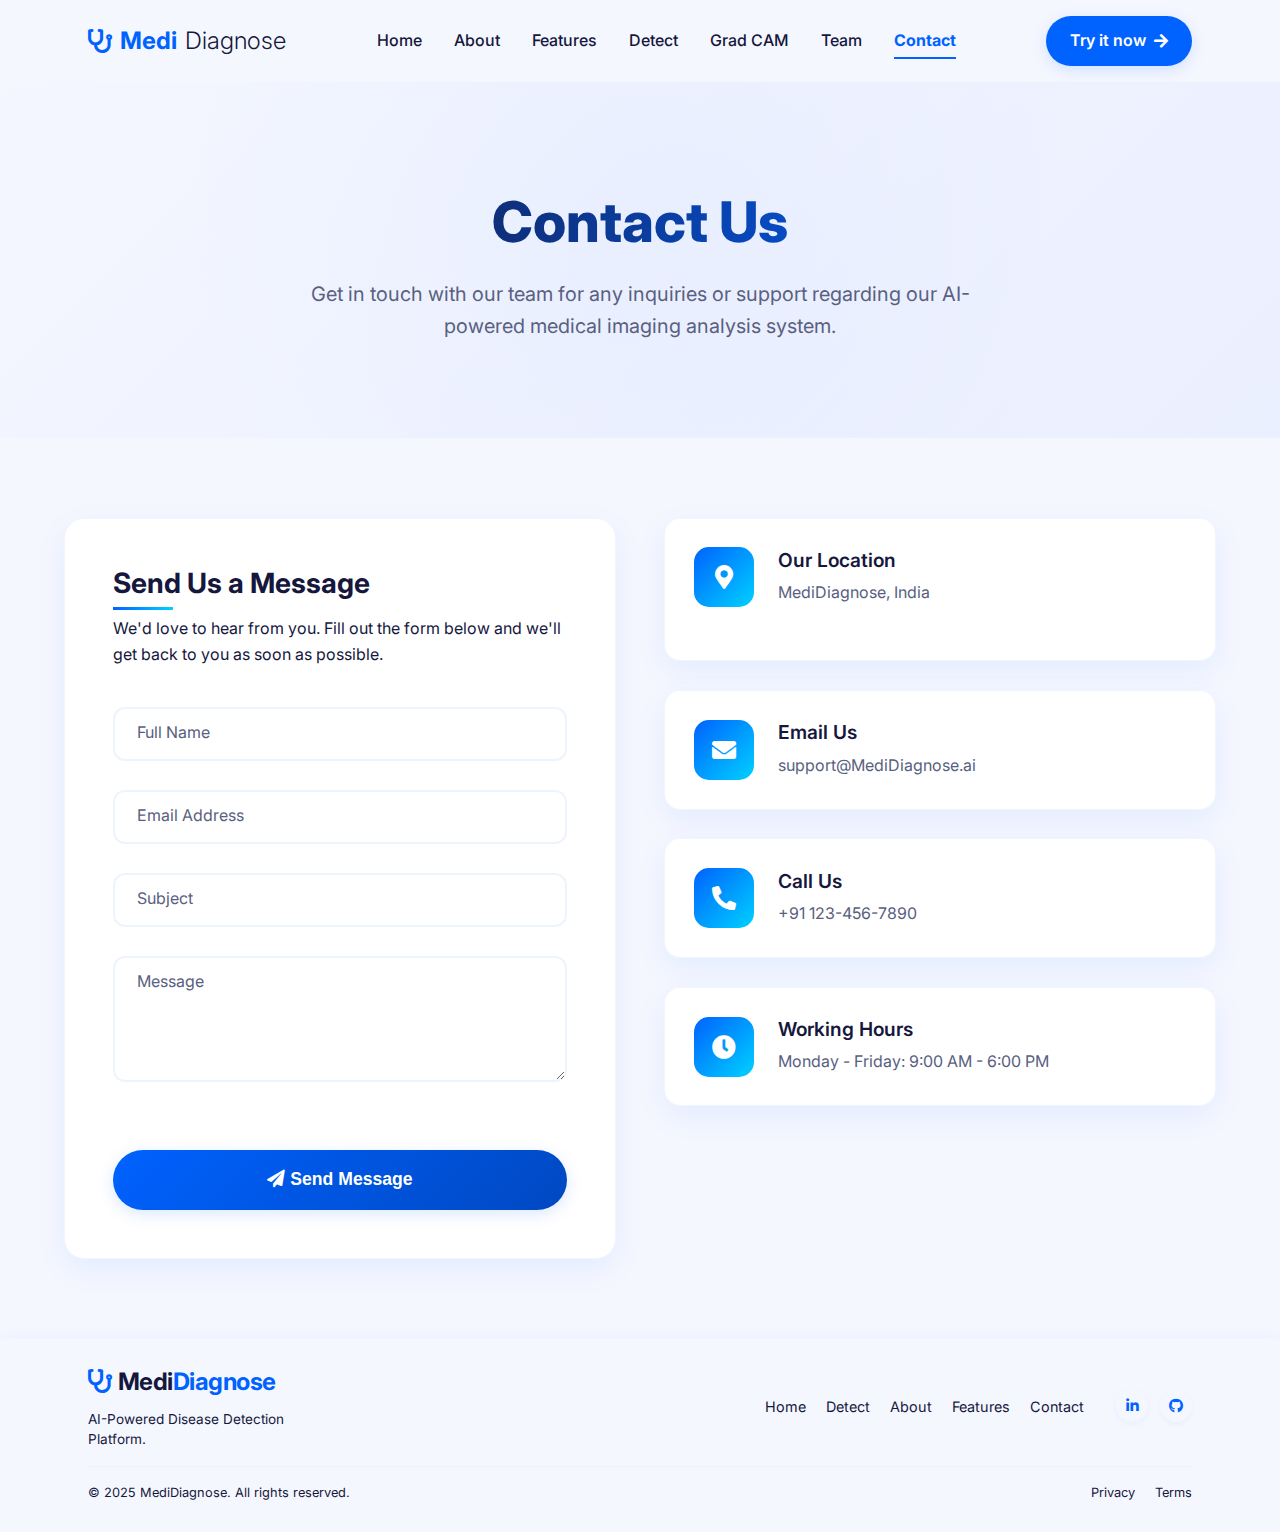
<file: frontend/contact.html>
<!DOCTYPE html>
<html lang="en">
  <head>
    <meta charset="UTF-8" />
    <meta name="viewport" content="width=device-width, initial-scale=1.0" />
    <title>MediDiagnose | Contact Us</title>
    <link rel="stylesheet" href="styles.css" />
    <link rel="stylesheet" href="footer-styles.css" />
    <link rel="preconnect" href="https://fonts.googleapis.com">
    <link rel="preconnect" href="https://fonts.gstatic.com" crossorigin>
    <link href="https://fonts.googleapis.com/css2?family=Inter:wght@300;400;500;600;700;800&display=swap" rel="stylesheet">
    <link rel="stylesheet" href="https://cdnjs.cloudflare.com/ajax/libs/font-awesome/5.15.4/css/all.min.css" />
    <style>
      :root {
        --primary: #0062FF;
        --primary-dark: #0048c2;
        --secondary: #EAEFFF;
        --accent: #00D1FF;
        --text: #15173D;
        --text-light: #596080;
        --surface-1: #FFFFFF;
        --surface-2: #F5F7FF;
        --white: #FFFFFF;
        --heading-font: 'Inter', sans-serif;
        --body-font: 'Inter', sans-serif;
        --card-shadow: 0 10px 30px rgba(0, 98, 255, 0.08);
      }

      /* Page specific styles */
      body {
        font-family: var(--body-font);
        background-color: var(--surface-2);
        color: var(--text);
        line-height: 1.6;
        overflow-x: hidden;
        margin: 0;
      }

      /* HEADER AND NAVIGATION - Match with global styles */
      .header {
        position: fixed;
        top: 0;
        left: 0;
        width: 100%;
        z-index: 1000;
        transition: background-color 0.3s ease, box-shadow 0.3s ease;
        padding: 1rem 0;
        background-color: var(--surface-2);
      }

      .header.scrolled {
        background-color: var(--surface-2);
        backdrop-filter: blur(10px);
        box-shadow: 0 4px 20px rgba(0, 0, 0, 0.06);
      }

      .active-indicator {
        display: block;
        position: absolute;
        bottom: -5px;
        left: 0;
        width: 100%;
        height: 2px;
        background-color: var(--primary);
      }

      /* Contact Header - Adjust for fixed header */
      .page-header {
        padding: 12rem 0 6rem;
        position: relative;
        background: linear-gradient(135deg, rgba(245, 247, 255, 0.95) 0%, rgba(234, 239, 255, 0.95) 100%);
        text-align: center;
        overflow: hidden;
      }

      .page-header-bg {
        position: absolute;
        top: 0;
        left: 0;
        width: 100%;
        height: 100%;
        background: radial-gradient(circle at center, rgba(0, 98, 255, 0.03) 0%, rgba(234, 239, 255, 0) 70%);
        z-index: 0;
      }

      .page-header-content {
        position: relative;
        z-index: 1;
        max-width: 800px;
        margin: 0 auto;
        animation: fade-in 1s ease forwards;
      }

      .page-title {
        font-size: 3.5rem;
        line-height: 1.1;
        margin-bottom: 1.5rem;
        font-family: var(--heading-font);
        font-weight: 800;
        background: linear-gradient(90deg, var(--text) 0%, var(--primary) 100%);
        -webkit-background-clip: text;
        -webkit-text-fill-color: transparent;
      }

      .page-subtitle {
        font-size: 1.25rem;
        color: var(--text-light);
        max-width: 700px;
        margin: 0 auto;
        animation: fade-in 1s ease 0.2s forwards;
        animation-fill-mode: both;
      }

      /* Contact Section */
      .contact-section {
        padding: 5rem 0;
        position: relative;
      }

      .contact-container {
        width: 90%;
        max-width: 1400px;
        margin: 0 auto;
        display: grid;
        grid-template-columns: 1fr 1fr;
        gap: 3rem;
        animation: fade-in 1s ease 0.4s forwards;
        animation-fill-mode: both;
      }

      /* Contact Form */
      .contact-form {
        background: var(--surface-1);
        border-radius: 20px;
        padding: 3rem;
        box-shadow: var(--card-shadow);
        border: 1px solid rgba(74, 144, 226, 0.08);
        transition: transform 0.3s ease, box-shadow 0.3s ease;
      }

      .contact-form:hover {
        transform: translateY(-5px);
        box-shadow: 0 15px 40px rgba(0, 98, 255, 0.12);
      }

      .form-header {
        margin-bottom: 2.5rem;
      }

      .form-title {
        font-size: 1.75rem;
        color: var(--text);
        font-weight: 700;
        margin-bottom: 1rem;
        position: relative;
        display: inline-block;
      }

      .form-title::after {
        content: "";
        position: absolute;
        bottom: -10px;
        left: 0;
        width: 60px;
        height: 3px;
        background: linear-gradient(90deg, var(--primary), var(--accent));
      }

      .form-group {
        margin-bottom: 1.8rem;
        position: relative;
      }

      .form-group label {
        position: absolute;
        left: 1rem;
        top: 0.8rem;
        font-size: 1rem;
        color: var(--text-light);
        transition: all 0.2s ease;
        background: transparent;
        padding: 0 0.5rem;
        pointer-events: none;
      }

      .form-group input:focus ~ label,
      .form-group input:valid ~ label,
      .form-group textarea:focus ~ label,
      .form-group textarea:valid ~ label,
      .form-group input:not(:placeholder-shown) ~ label,
      .form-group textarea:not(:placeholder-shown) ~ label {
        top: -0.5rem;
        left: 0.8rem;
        font-size: 0.8rem;
        color: var(--primary);
        background: white;
      }

      .form-group input,
      .form-group textarea {
        width: 100%;
        padding: 1rem 1.5rem;
        border: 2px solid rgba(74, 144, 226, 0.1);
        border-radius: 12px;
        font-size: 1rem;
        transition: all 0.3s ease;
        background: rgba(255, 255, 255, 0.9);
      }

      .form-group input::placeholder,
      .form-group textarea::placeholder {
        color: transparent;
      }

      .form-group input:focus,
      .form-group textarea:focus {
        outline: none;
        border-color: var(--primary);
        box-shadow: 0 0 0 4px rgba(0, 98, 255, 0.1);
      }

      .submit-btn {
        background: linear-gradient(135deg, var(--primary) 0%, var(--primary-dark) 100%);
        color: white;
        border: none;
        padding: 1.2rem 2.5rem;
        border-radius: 50px;
        font-size: 1.1rem;
        font-weight: 600;
        cursor: pointer;
        transition: all 0.3s ease;
        width: 100%;
        margin-top: 2rem;
        position: relative;
        overflow: hidden;
      }

      .submit-btn::before {
        content: "";
        position: absolute;
        top: 0;
        left: -100%;
        width: 100%;
        height: 100%;
        background: linear-gradient(
          90deg,
          transparent,
          rgba(255, 255, 255, 0.2),
          transparent
        );
        transition: 0.5s;
      }

      .submit-btn:hover::before {
        left: 100%;
      }

      .submit-btn:hover {
        transform: translateY(-3px);
        box-shadow: 0 10px 25px rgba(0, 98, 255, 0.25);
      }

      /* Contact Info Cards */
      .contact-info {
        display: flex;
        flex-direction: column;
        gap: 1.8rem;
      }

      .info-card {
        background: var(--surface-1);
        border-radius: 16px;
        padding: 1.8rem;
        display: flex;
        align-items: center;
        gap: 1.5rem;
        transition: all 0.3s ease;
        border: 1px solid rgba(74, 144, 226, 0.08);
        box-shadow: var(--card-shadow);
      }

      .info-card:hover {
        transform: translateY(-5px);
        box-shadow: 0 15px 35px rgba(0, 98, 255, 0.12);
      }

      .info-icon {
        width: 60px;
        height: 60px;
        background: linear-gradient(135deg, var(--primary) 0%, var(--accent) 100%);
        border-radius: 15px;
        display: flex;
        align-items: center;
        justify-content: center;
        font-size: 1.5rem;
        color: white;
      }

      .info-content {
        flex: 1;
      }

      .info-content h3 {
        color: var(--text);
        margin-bottom: 0.5rem;
        font-size: 1.2rem;
        font-weight: 600;
      }

      .info-content p {
        color: var(--text-light);
        font-size: 1rem;
      }

      /* Location Card */
      .info-card.location-card {
        flex-direction: column;
        align-items: stretch;
        padding: 1.8rem;
      }

      .location-header {
        display: flex;
        align-items: center;
        gap: 1.5rem;
        margin-bottom: 1.5rem;
      }

      .map-container {
        width: 100%;
        height: 250px;
        border-radius: 10px;
        overflow: hidden;
        box-shadow: 0 5px 15px rgba(0, 0, 0, 0.05);
        border: 1px solid rgba(74, 144, 226, 0.08);
      }

      .map-iframe {
        width: 100%;
        height: 100%;
        border: none;
      }

      @keyframes fade-in {
        0% { opacity: 0; transform: translateY(20px); }
        100% { opacity: 1; transform: translateY(0); }
      }

      /* Media Queries */
      @media (max-width: 992px) {
        .page-title {
          font-size: 3rem;
        }
        .contact-container {
          grid-template-columns: 1fr;
        }
        .contact-form {
          order: 1;
        }
        .contact-info {
          order: 2;
        }
      }

      @media (max-width: 768px) {
        .page-title {
          font-size: 2.5rem;
        }
        .page-header {
          padding: 10rem 0 4rem;
        }
        .contact-form {
          padding: 2rem;
        }
        .form-title {
          font-size: 1.5rem;
        }
        .info-card {
          padding: 1.5rem;
        }
        .map-container {
          height: 200px;
        }
        .submit-btn {
          padding: 1rem 2rem;
        }
      }

      @media (max-width: 576px) {
        .page-title {
          font-size: 2rem;
        }
        .page-subtitle {
          font-size: 1rem;
        }
        .contact-section {
          padding: 3rem 0;
        }
      }
    </style>
  </head>

  <body>
    <!-- NAVIGATION PLACEHOLDER -->
    <div id="nav-placeholder"></div>

    <!-- CONTENT SECTIONS -->
    <main class="contact-page">
      <!-- Page Header -->
      <div class="page-header">
        <div class="page-header-bg"></div>
        <div class="page-header-content">
          <h1 class="page-title">Contact Us</h1>
          <p class="page-subtitle">
            Get in touch with our team for any inquiries or support regarding our
            AI-powered medical imaging analysis system.
          </p>
        </div>
      </div>

      <!-- Contact Section -->
      <section class="contact-section">
        <div class="contact-container">
          <div class="contact-form">
            <div class="form-header">
              <h2 class="form-title">Send Us a Message</h2>
              <p>We'd love to hear from you. Fill out the form below and we'll get back to you as soon as possible.</p>
            </div>
            <form id="contactForm" onsubmit="return handleSubmit(event)">
              <div class="form-group">
                <input type="text" id="name" name="name" placeholder=" " required />
                <label for="name">Full Name</label>
              </div>

              <div class="form-group">
                <input
                  type="email"
                  id="email"
                  name="email"
                  placeholder=" "
                  required
                />
                <label for="email">Email Address</label>
              </div>

              <div class="form-group">
                <input
                  type="text"
                  id="subject"
                  name="subject"
                  placeholder=" "
                  required
                />
                <label for="subject">Subject</label>
              </div>

              <div class="form-group">
                <textarea
                  id="message"
                  name="message"
                  rows="5"
                  placeholder=" "
                  required
                ></textarea>
                <label for="message">Message</label>
              </div>

              <button type="submit" class="submit-btn">
                <i class="fas fa-paper-plane"></i> Send Message
              </button>
            </form>
          </div>

          <div class="contact-info">
            <!-- Location card with map -->
            <div class="info-card location-card">
              <div class="location-header">
                <div class="info-icon">
                  <i class="fas fa-map-marker-alt"></i>
                </div>
                <div class="info-content">
                  <h3>Our Location</h3>
                  <p>
                    MediDiagnose, India 
                  </p>
                </div>
              </div>
            </div>

            <!-- Email card -->
            <div class="info-card">
              <div class="info-icon">
                <i class="fas fa-envelope"></i>
              </div>
              <div class="info-content">
                <h3>Email Us</h3>
                <p>support@MediDiagnose.ai</p>
              </div>
            </div>

            <!-- Phone card -->
            <div class="info-card">
              <div class="info-icon">
                <i class="fas fa-phone-alt"></i>
              </div>
              <div class="info-content">
                <h3>Call Us</h3>
                <p>+91 123-456-7890</p>
              </div>
            </div>

            <!-- Working hours card -->
            <div class="info-card">
              <div class="info-icon">
                <i class="fas fa-clock"></i>
              </div>
              <div class="info-content">
                <h3>Working Hours</h3>
                <p>Monday - Friday: 9:00 AM - 6:00 PM</p>
              </div>
            </div>
          </div>
        </div>
      </section>
    </main>

    <!-- FOOTER -->
    <div id="footer-placeholder"></div>

    <!-- Scripts -->
    <script src="nav-handler.js"></script>
    <script src="footer-handler.js"></script>
    <script>
      // Form submission handler
      function handleSubmit(event) {
        event.preventDefault();
        // Add your form submission logic here
        alert("Thank you for your message! We will get back to you soon.");
        event.target.reset();
        return false;
      }
    </script>
  </body>
</html>
</file>
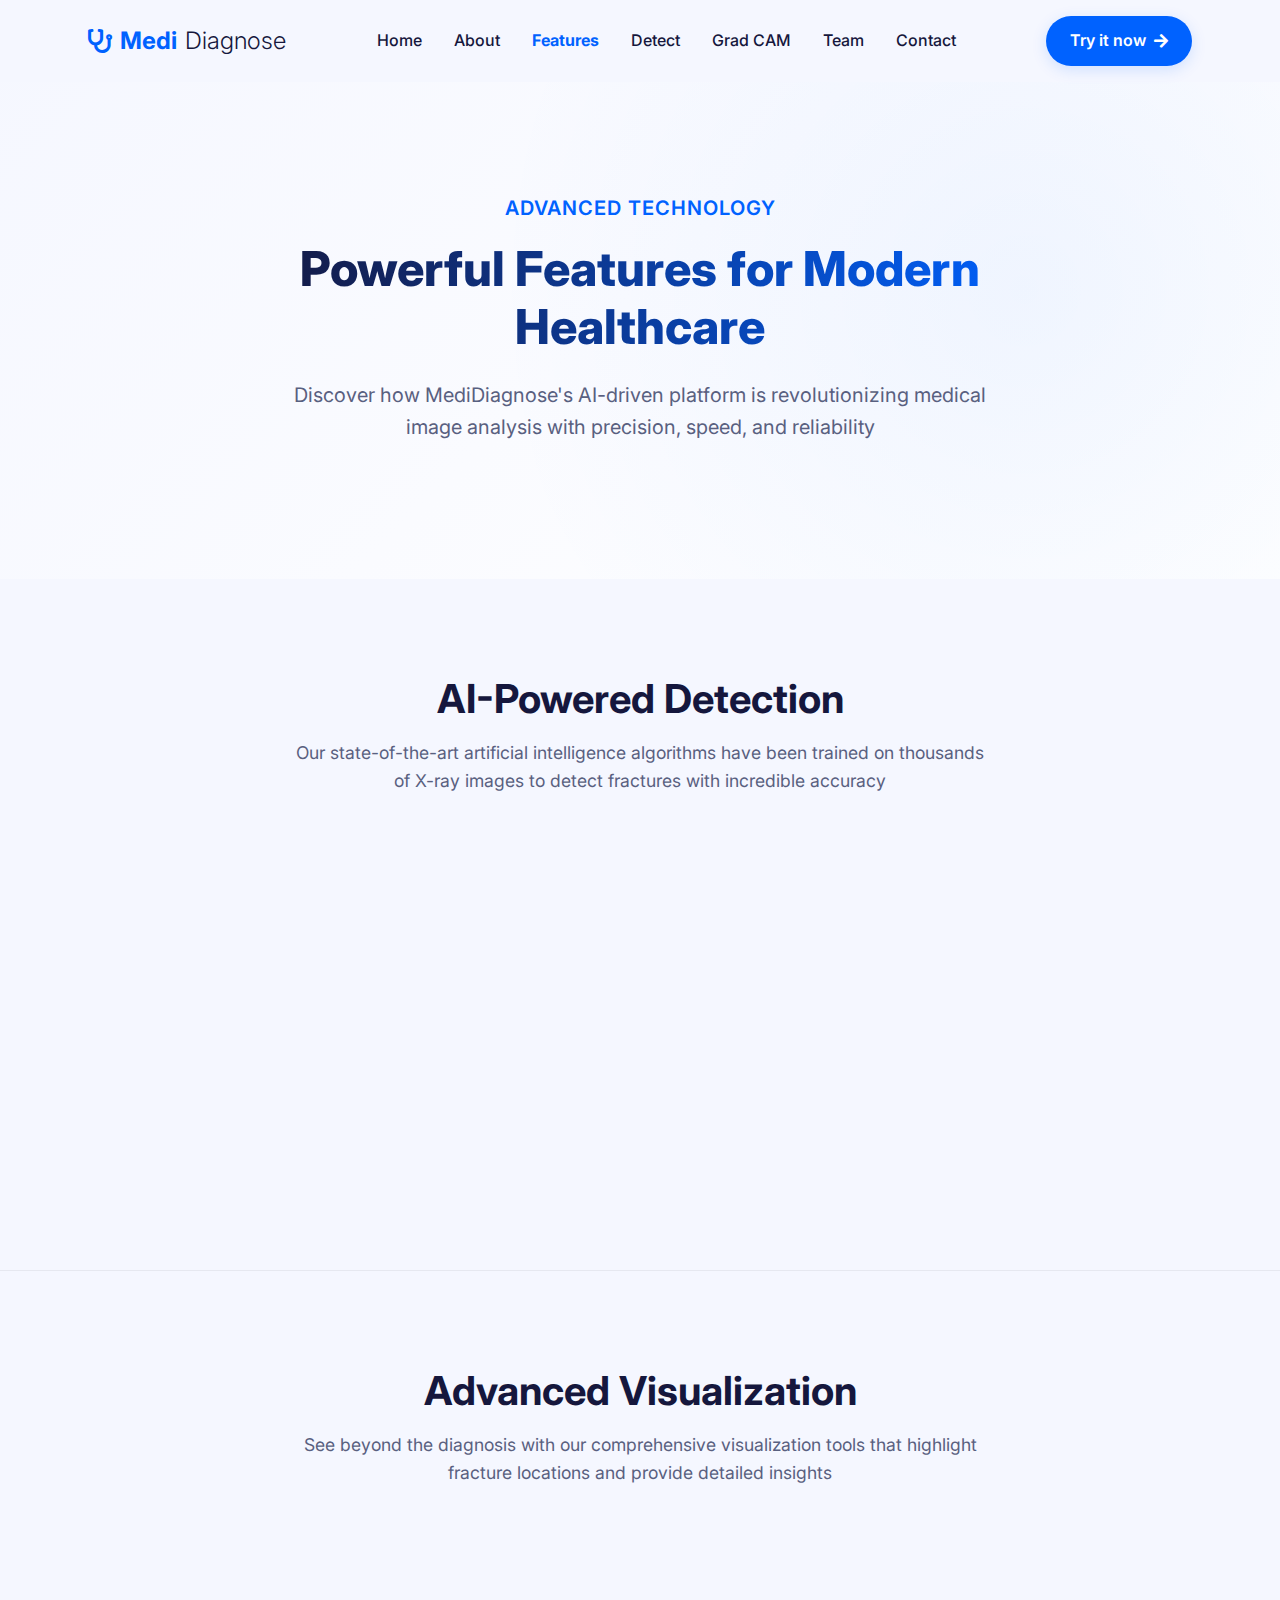
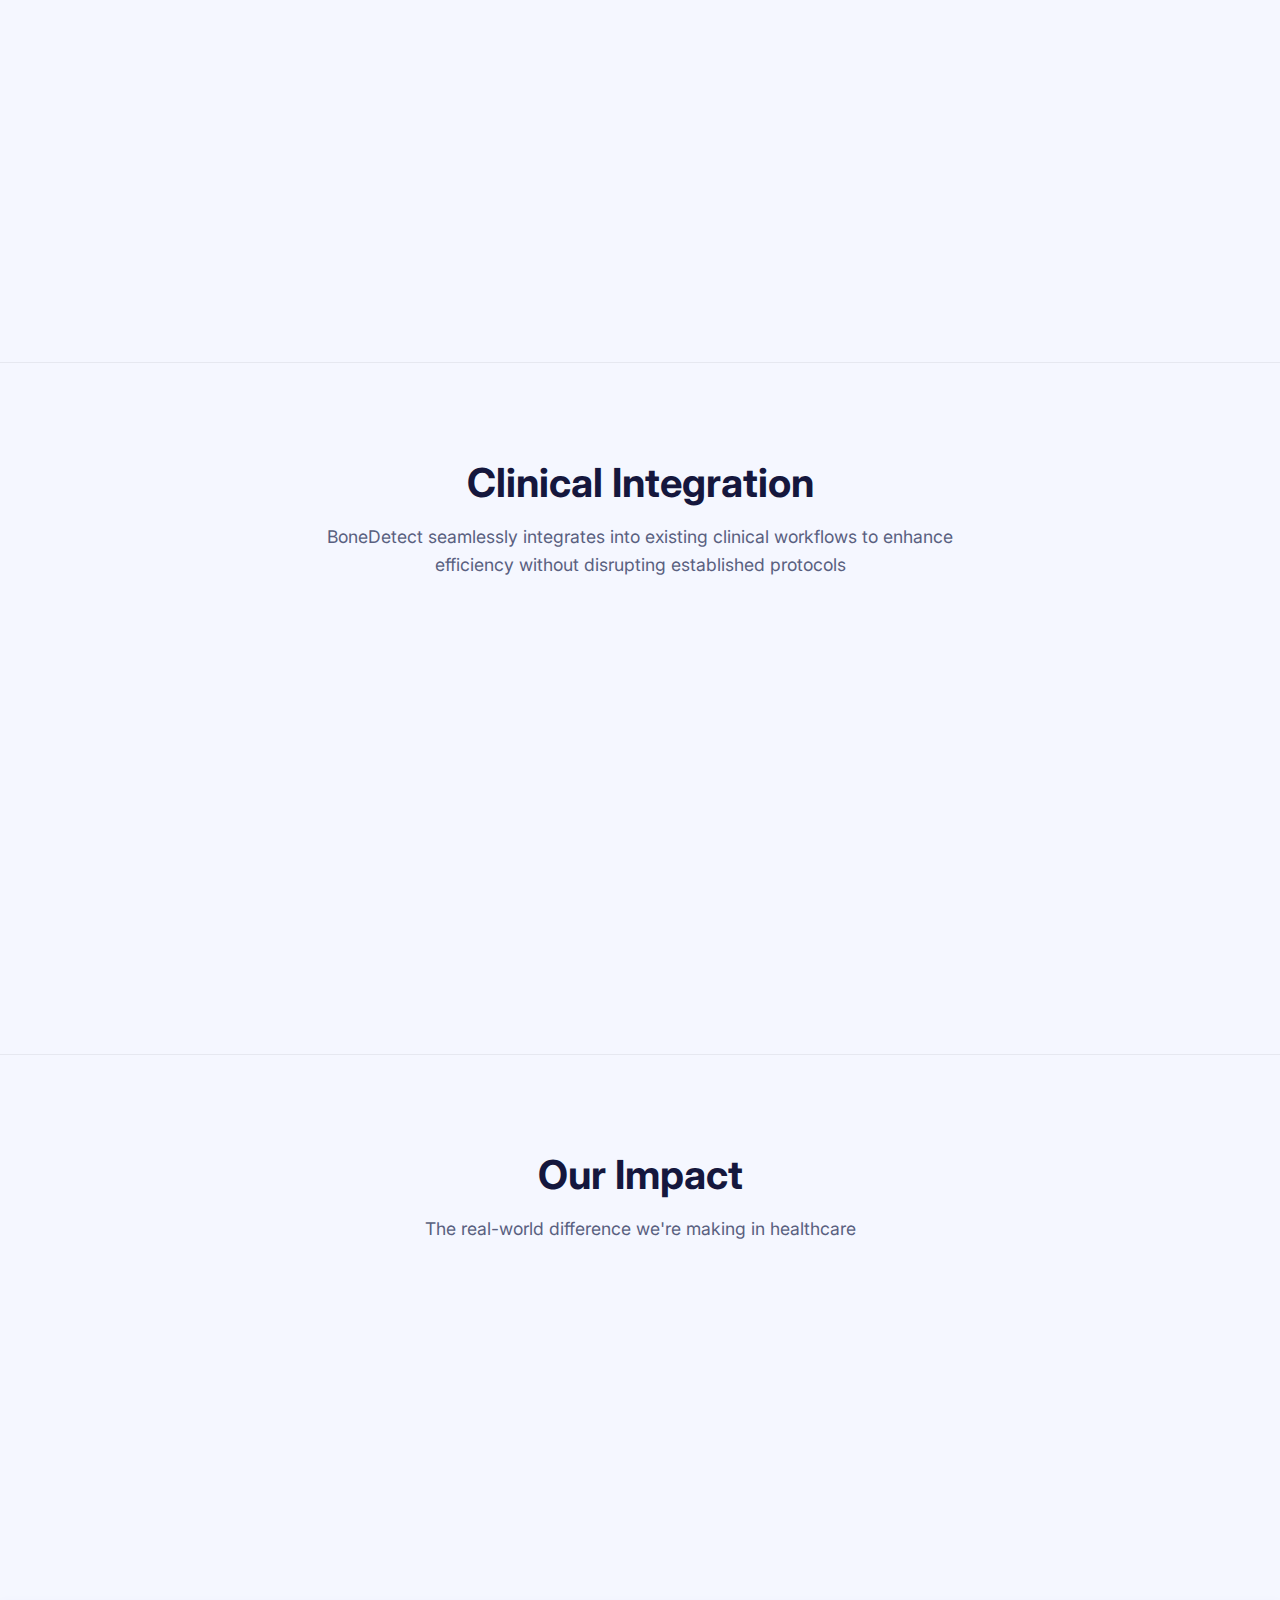
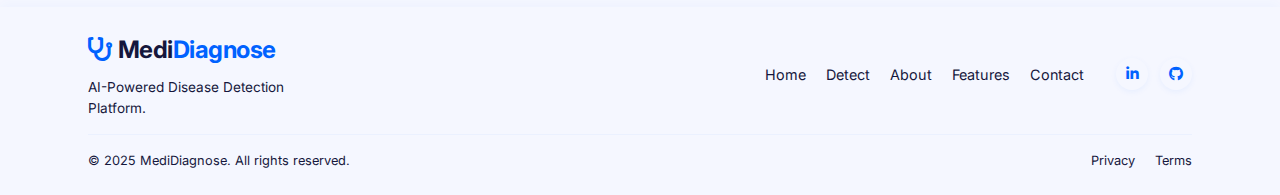
<file: frontend/features.html>
<!DOCTYPE html>
<html lang="en">
  <head>
    <meta charset="UTF-8" />
    <meta name="viewport" content="width=device-width, initial-scale=1.0" />
    <title>MediDiagnose | Features</title>
    <link rel="stylesheet" href="styles.css" />
    <link rel="stylesheet" href="footer-styles.css" />
    <link rel="preconnect" href="https://fonts.googleapis.com">
    <link rel="preconnect" href="https://fonts.gstatic.com" crossorigin>
    <link href="https://fonts.googleapis.com/css2?family=Inter:wght@300;400;500;600;700;800&display=swap" rel="stylesheet">
    <link rel="stylesheet" href="https://cdnjs.cloudflare.com/ajax/libs/font-awesome/5.15.4/css/all.min.css" />
    <style>
      /* Features page styles matching index and about page themes */
      .features-hero {
        padding: 12rem 0 6rem;
        position: relative;
        overflow: hidden;
        background: linear-gradient(135deg, var(--surface-2) 0%, var(--white) 100%);
      }
      
      .features-hero-shape {
        position: absolute;
        top: -50%;
        right: -20%;
        width: 80%;
        height: 200%;
        background: radial-gradient(circle at center, rgba(0, 98, 255, 0.05) 0%, rgba(234, 239, 255, 0) 70%);
        border-radius: 50%;
        z-index: 0;
        animation: float 10s ease-in-out infinite;
      }
      
      .features-hero-content {
        position: relative;
        z-index: 1;
        max-width: 800px;
        margin: 0 auto;
        text-align: center;
      }
      
      .features-subtitle {
        font-size: 1.25rem;
        color: var(--primary);
        margin-bottom: 1rem;
        font-weight: 600;
        letter-spacing: 1px;
        text-transform: uppercase;
      }
      
      .features-title {
        font-size: 3rem;
        line-height: 1.2;
        margin-bottom: 1.5rem;
        font-weight: 800;
        background: linear-gradient(90deg, var(--text) 0%, var(--primary) 100%);
        -webkit-background-clip: text;
        -webkit-text-fill-color: transparent;
      }
      
      .features-description {
        font-size: 1.25rem;
        color: var(--text-light);
        margin-bottom: 2.5rem;
        max-width: 700px;
        margin-left: auto;
        margin-right: auto;
      }

      /* Features content area */
      .features-container {
        max-width: 1200px;
        margin: 0 auto 6rem;
        padding: 0 1.5rem;
      }

      /* Feature section styling */
      .feature-section {
        padding: 6rem 0;
        position: relative;
      }
      
      .feature-section:not(:last-child) {
        border-bottom: 1px solid rgba(0, 0, 0, 0.06);
      }
      
      .section-header {
        text-align: center;
        max-width: 700px;
        margin: 0 auto 4rem;
      }
      
      .section-title {
        font-size: 2.5rem;
        font-weight: 700;
        margin-bottom: 1rem;
        color: var(--text);
      }
      
      .section-subtitle {
        font-size: 1.1rem;
        color: var(--text-light);
      }

      /* Features item grid similar to about page values */
      .feature-items {
        display: grid;
        grid-template-columns: repeat(3, 1fr);
        gap: 3rem;
        margin: 0 auto;
      }

      .feature-item {
        position: relative;
        opacity: 0;
        transform: translateY(30px);
        transition: opacity 0.6s ease, transform 0.6s ease;
        padding-top: 1.5rem;
      }
      
      .feature-item::before {
        content: "";
        position: absolute;
        top: 0;
        left: 0;
        width: 40px;
        height: 3px;
        background: linear-gradient(90deg, var(--primary) 0%, var(--accent) 100%);
      }

      /* Feature icon styling */
      .feature-icon {
        display: inline-flex;
        align-items: center;
        justify-content: center;
        width: 70px;
        height: 70px;
        border-radius: 20px;
        margin-bottom: 1.5rem;
        font-size: 1.75rem;
        color: var(--white);
      }

      /* Different gradient colors for variety */
      .feature-section:nth-child(1) .feature-item:nth-child(1) .feature-icon {
        background: linear-gradient(135deg, #4BA3FF, #0062FF);
      }

      .feature-section:nth-child(1) .feature-item:nth-child(2) .feature-icon {
        background: linear-gradient(135deg, #00D1FF, #00A0FF);
      }

      .feature-section:nth-child(1) .feature-item:nth-child(3) .feature-icon {
        background: linear-gradient(135deg, #5E7BFE, #3851E0);
      }

      .feature-section:nth-child(2) .feature-item:nth-child(1) .feature-icon {
        background: linear-gradient(135deg, #869cdd, #838fc1);
      }

      .feature-section:nth-child(2) .feature-item:nth-child(2) .feature-icon {
        background: linear-gradient(135deg, #50CAFF, #0088CC);
      }

      .feature-section:nth-child(2) .feature-item:nth-child(3) .feature-icon {
        background: linear-gradient(135deg, #6D94FF, #4361E8);
      }

      .feature-section:nth-child(3) .feature-item:nth-child(1) .feature-icon {
        background: linear-gradient(135deg, #5D8BFF, #3254D9);
      }

      .feature-section:nth-child(3) .feature-item:nth-child(2) .feature-icon {
        background: linear-gradient(135deg, #41B1FF, #1F93E8);
      }

      .feature-section:nth-child(3) .feature-item:nth-child(3) .feature-icon {
        background: linear-gradient(135deg, #599AFF, #2E58E0);
      }

      .feature-title {
        font-size: 1.5rem;
        margin-bottom: 1rem;
        font-weight: 600;
        color: var(--text);
      }

      .feature-description {
        color: var(--text-light);
        font-size: 1rem;
        line-height: 1.6;
        margin-bottom: 1.5rem;
      }

      .feature-link {
        display: inline-flex;
        align-items: center;
        color: var(--primary);
        font-weight: 600;
        text-decoration: none;
        font-size: 0.95rem;
        transition: all 0.3s ease;
      }

      .feature-link i {
        margin-left: 5px;
        transition: transform 0.3s ease;
      }

      .feature-link:hover i {
        transform: translateX(3px);
      }

      /* Stats section styled like about page */
      .stats-section {
        padding: 6rem 0;
        position: relative;
        background-color: var(--surface-2);
      }
      
      .stats-row {
        display: flex;
        flex-wrap: wrap;
        justify-content: space-between;
        margin: 0 -1rem;
      }
      
      .stat-block {
        flex: 1;
        min-width: 200px;
        padding: 0 1rem;
        margin-bottom: 2rem;
        position: relative;
        display: flex;
        flex-direction: column;
        align-items: center;
        opacity: 0;
        transform: translateY(30px);
        transition: opacity 0.6s ease, transform 0.6s ease;
      }
      
      .stat-block::after {
        content: "";
        position: absolute;
        top: 20px;
        right: 0;
        width: 1px;
        height: 70%;
        background: linear-gradient(to bottom, transparent, var(--primary-light) 30%, var(--primary-light) 70%, transparent);
      }
      
      .stat-block:last-child::after {
        display: none;
      }
      
      .stat-icon {
        width: 60px;
        height: 60px;
        border-radius: 12px;
        display: flex;
        align-items: center;
        justify-content: center;
        margin-bottom: 1.2rem;
        color: var(--white);
        font-size: 1.5rem;
        transform: rotate(-5deg);
        background: linear-gradient(135deg, var(--primary) 0%, var(--accent) 100%);
      }
      
      .stat-number {
        font-size: 3.5rem;
        font-weight: 800;
        margin-bottom: 0.5rem;
        background: linear-gradient(90deg, var(--primary) 0%, var(--accent) 100%);
        -webkit-background-clip: text;
        -webkit-text-fill-color: transparent;
        line-height: 1;
      }
      
      .stat-label {
        color: var(--text-light);
        font-size: 1.1rem;
        font-weight: 500;
        text-align: center;
      }

      /* Testimonials section styled like index page */
      .testimonials {
        padding: 6rem 0;
        position: relative;
      }

      .testimonials-grid {
        display: grid;
        grid-template-columns: repeat(2, 1fr);
        gap: 2rem;
      }

      .testimonial {
        background: var(--surface-1);
        border-radius: 16px;
        padding: 2.5rem;
        box-shadow: 0 8px 30px rgba(0, 0, 0, 0.04);
        position: relative;
        opacity: 0;
        transform: translateY(30px);
        transition: opacity 0.6s ease, transform 0.6s ease;
      }

      .testimonial-quote {
        font-size: 1.25rem;
        color: var(--text);
        margin-bottom: 1.5rem;
        font-weight: 500;
        line-height: 1.6;
        position: relative;
      }

      .testimonial-quote::before {
        content: '"';
        position: absolute;
        top: -20px;
        left: -10px;
        font-size: 5rem;
        color: rgba(0, 98, 255, 0.1);
        font-family: serif;
        line-height: 1;
      }

      .testimonial-author {
        display: flex;
        align-items: center;
        gap: 1rem;
      }

      .testimonial-avatar {
        width: 50px;
        height: 50px;
        border-radius: 50%;
        background-color: var(--primary);
        color: var(--white);
        display: flex;
        align-items: center;
        justify-content: center;
        font-weight: 600;
        font-size: 1.25rem;
      }

      .testimonial-info {
        flex: 1;
      }

      .testimonial-name {
        font-weight: 600;
        font-size: 1.1rem;
        margin-bottom: 0.25rem;
      }

      .testimonial-role {
        color: var(--text-light);
        font-size: 0.9rem;
      }

      /* Responsive styles */
      @media (max-width: 1200px) {
        .feature-items {
          gap: 2rem;
        }
      }

      @media (max-width: 992px) {
        .feature-items {
          grid-template-columns: repeat(2, 1fr);
        }
        
        .features-title {
          font-size: 2.5rem;
        }
        
        .stats-container {
          padding: 3rem 2rem;
        }
      }

      @media (max-width: 768px) {
        .feature-items,
        .testimonials-grid {
          grid-template-columns: 1fr;
        }
        
        .features-hero {
          padding: 9rem 0 4rem;
        }
        
        .features-title {
          font-size: 2.2rem;
        }
        
        .features-description {
          font-size: 1.1rem;
        }
        
        .section-title {
          font-size: 2rem;
        }
        
        .stat-block {
          flex-basis: 50%;
        }
        
        .stat-block::after {
          display: none;
        }
      }

      @media (max-width: 576px) {
        .stat-block {
          flex-basis: 100%;
        }
      }
    </style>
  </head>

  <body>
    <!-- NAVIGATION PLACEHOLDER -->
    <div id="nav-placeholder"></div>

    <!-- FEATURES CONTENT -->
    <main class="features-page">
      <!-- Header Section -->
      <section class="features-hero">
        <div class="features-hero-shape"></div>
        <div class="container">
          <div class="features-hero-content">
            <p class="features-subtitle">Advanced Technology</p>
            <h1 class="features-title">Powerful Features for Modern Healthcare</h1>
            <p class="features-description">Discover how MediDiagnose's AI-driven platform is revolutionizing medical image analysis with precision, speed, and reliability</p>
          </div>
        </div>
      </section>

      <!-- Main Content with feature sections matching about page style -->
      <main>
        <!-- AI Detection Features -->
        <section class="feature-section">
          <div class="container">
            <div class="section-header">
              <h2 class="section-title">AI-Powered Detection</h2>
              <p class="section-subtitle">Our state-of-the-art artificial intelligence algorithms have been trained on thousands of X-ray images to detect fractures with incredible accuracy</p>
            </div>
            
            <div class="feature-items">
              <div class="feature-item">
                <div class="feature-icon">
                  <i class="fas fa-brain"></i>
                </div>
                <h3 class="feature-title">Deep Learning Model</h3>
                <p class="feature-description">Our proprietary neural network architecture has been specifically designed to identify subtle fracture patterns that might be missed in conventional screening.</p>
                <a href="#" class="feature-link">Learn more <i class="fas fa-chevron-right"></i></a>
              </div>
              
              <div class="feature-item">
                <div class="feature-icon">
                  <i class="fas fa-bolt"></i>
                </div>
                <h3 class="feature-title">Real-time Analysis</h3>
                <p class="feature-description">Upload X-ray images and receive detailed fracture analysis in seconds, allowing for faster decision-making and treatment planning.</p>
                <a href="#" class="feature-link">Learn more <i class="fas fa-chevron-right"></i></a>
              </div>
              
              <div class="feature-item">
                <div class="feature-icon">
                  <i class="fas fa-chart-line"></i>
                </div>
                <h3 class="feature-title">99.8% Accuracy</h3>
                <p class="feature-description">Our model has demonstrated exceptional precision in clinical trials, with detection rates exceeding traditional diagnostic methods.</p>
                <a href="#" class="feature-link">See study results <i class="fas fa-chevron-right"></i></a>
              </div>
            </div>
          </div>
        </section>
        
        <!-- Visualization Features -->
        <section class="feature-section bg-light">
          <div class="container">
            <div class="section-header">
              <h2 class="section-title">Advanced Visualization</h2>
              <p class="section-subtitle">See beyond the diagnosis with our comprehensive visualization tools that highlight fracture locations and provide detailed insights</p>
            </div>
            
            <div class="feature-items">
              <div class="feature-item">
                <div class="feature-icon">
                  <i class="fas fa-map-marked-alt"></i>
                </div>
                <h3 class="feature-title">Fracture Mapping</h3>
                <p class="feature-description">Our system precisely maps the location and extent of fractures on the X-ray image, providing clear visual indicators for proper assessment.</p>
                <a href="#" class="feature-link">View examples <i class="fas fa-chevron-right"></i></a>
              </div>
              
              <div class="feature-item">
                <div class="feature-icon">
                  <i class="fas fa-layer-group"></i>
                </div>
                <h3 class="feature-title">Grad-CAM Technology</h3>
                <p class="feature-description">Visualize exactly what our AI is focusing on with Gradient-weighted Class Activation Mapping, bringing transparency to the diagnostic process.</p>
                <a href="./gradcam.html" class="feature-link">Explore Grad-CAM <i class="fas fa-chevron-right"></i></a>
              </div>
              
              <div class="feature-item">
                <div class="feature-icon">
                  <i class="fas fa-file-medical-alt"></i>
                </div>
                <h3 class="feature-title">Detailed Reports</h3>
                <p class="feature-description">Generate comprehensive reports with annotated images, confidence scores, and recommended follow-up actions for healthcare providers.</p>
                <a href="#" class="feature-link">Sample report <i class="fas fa-chevron-right"></i></a>
              </div>
            </div>
          </div>
        </section>
        
        <!-- Clinical Features -->
        <section class="feature-section">
          <div class="container">
            <div class="section-header">
              <h2 class="section-title">Clinical Integration</h2>
              <p class="section-subtitle">BoneDetect seamlessly integrates into existing clinical workflows to enhance efficiency without disrupting established protocols</p>
            </div>
            
            <div class="feature-items">
              <div class="feature-item">
                <div class="feature-icon">
                  <i class="fas fa-hospital-user"></i>
                </div>
                <h3 class="feature-title">Patient Management</h3>
                <p class="feature-description">Maintain secure patient records and track diagnostic history with our HIPAA-compliant patient management system.</p>
                <a href="#" class="feature-link">Learn more <i class="fas fa-chevron-right"></i></a>
              </div>
              
              <div class="feature-item">
                <div class="feature-icon">
                  <i class="fas fa-sync-alt"></i>
                </div>
                <h3 class="feature-title">EMR Integration</h3>
                <p class="feature-description">Connect directly with major Electronic Medical Record systems through our secure API, enabling seamless data exchange and documentation.</p>
                <a href="#" class="feature-link">Compatible systems <i class="fas fa-chevron-right"></i></a>
              </div>
              
              <div class="feature-item">
                <div class="feature-icon">
                  <i class="fas fa-user-md"></i>
                </div>
                <h3 class="feature-title">Collaborative Tools</h3>
                <p class="feature-description">Share results securely with colleagues for second opinions or consultations, facilitating better team-based care decisions.</p>
                <a href="#" class="feature-link">See how it works <i class="fas fa-chevron-right"></i></a>
              </div>
            </div>
          </div>
        </section>
        
        <!-- Stats Section styled like about page -->
        <section class="stats-section">
          <div class="container">
            <div class="section-header">
              <h2 class="section-title">Our Impact</h2>
              <p class="section-subtitle">The real-world difference we're making in healthcare</p>
            </div>

            <div class="stats-row">
              <div class="stat-block">
                <div class="stat-icon">
                  <i class="fas fa-x-ray"></i>
                </div>
                <div class="stat-number">10,000+</div>
                <div class="stat-label">X-rays Analyzed</div>
              </div>

              <div class="stat-block">
                <div class="stat-icon">
                  <i class="fas fa-hospital-user"></i>
                </div>
                <div class="stat-number">500+</div>
                <div class="stat-label">Healthcare Professionals</div>
              </div>

              <div class="stat-block">
                <div class="stat-icon">
                  <i class="fas fa-hospital"></i>
                </div>
                <div class="stat-number">42</div>
                <div class="stat-label">Partner Hospitals</div>
              </div>

              <div class="stat-block">
                <div class="stat-icon">
                  <i class="fas fa-check-circle"></i>
                </div>
                <div class="stat-number">99.8%</div>
                <div class="stat-label">Detection Accuracy</div>
              </div>
            </div>
          </div>
        </section>
      </main>
    </main>

    <!-- FOOTER -->
    <div id="footer-placeholder"></div>

    <!-- Scripts -->
    <script src="nav-handler.js"></script>
    <script src="footer-handler.js"></script>
    <script>
      // Header scroll effect
      window.addEventListener('scroll', () => {
        const header = document.getElementById('header');
        if (window.scrollY > 50) {
          header.classList.add('scrolled');
        } else {
          header.classList.remove('scrolled');
        }
      });

      // Mobile menu toggle
      const mobileMenuButton = document.querySelector('.mobile-menu-button');
      const mobileNavClose = document.querySelector('.mobile-nav-close');
      const mobileNav = document.querySelector('.mobile-nav');

      if (mobileMenuButton) {
        mobileMenuButton.addEventListener('click', () => {
          mobileNav.classList.add('active');
          document.body.style.overflow = 'hidden';
        });
      }

      if (mobileNavClose) {
        mobileNavClose.addEventListener('click', () => {
          mobileNav.classList.remove('active');
          document.body.style.overflow = '';
        });
      }

      // Close mobile nav when clicking a link
      const mobileNavLinks = document.querySelectorAll('.mobile-nav-links a');
      if (mobileNavLinks.length > 0) {
        mobileNavLinks.forEach(link => {
          link.addEventListener('click', () => {
            mobileNav.classList.remove('active');
            document.body.style.overflow = '';
          });
        });
      }

      // Animation on scroll with Intersection Observer
      const animatedSections = document.querySelectorAll('.feature-item, .stat-block');
      
      const observer = new IntersectionObserver((entries) => {
        entries.forEach(entry => {
          if (entry.isIntersecting) {
            entry.target.style.opacity = '1';
            entry.target.style.transform = 'translateY(0)';
            observer.unobserve(entry.target);
          }
        });
      }, { threshold: 0.15 });
      
      animatedSections.forEach(el => {
        observer.observe(el);
      });

      // Stats counter animation for the new statistics format
      const statsSection = document.querySelector('.stats-section');
      const statNumbers = document.querySelectorAll('.stat-number');
      let animated = false;

      const statsObserver = new IntersectionObserver((entries) => {
        if (entries[0].isIntersecting && !animated) {
          animated = true;
          
          // Animate the numbers when they come into view
          statNumbers.forEach(statEl => {
            const value = statEl.textContent;
            const hasPlus = value.includes('+');
            const numericValue = parseFloat(value.replace(/[^\d.-]/g, ''));
            
            if (isNaN(numericValue)) return;
            
            // Reset to zero
            statEl.textContent = '0';
            
            // Animate up to the target number
            let start = 0;
            const end = numericValue;
            const duration = 2000;
            const startTime = performance.now();
            
            function updateCounter(currentTime) {
              const elapsedTime = currentTime - startTime;
              const progress = Math.min(elapsedTime / duration, 1);
              // Using cubic easing for a nice effect
              const easeProgress = 1 - Math.pow(1 - progress, 3);
              
              const value = Math.floor(easeProgress * end);
              
              // Format the number appropriately
              statEl.textContent = value.toString() + (hasPlus ? '+' : '');
              
              if (progress < 1) {
                requestAnimationFrame(updateCounter);
              } else {
                statEl.textContent = numericValue.toString() + (hasPlus ? '+' : '');
              }
            }
            
            requestAnimationFrame(updateCounter);
          });
        }
      }, { threshold: 0.5 });

      if (statsSection) {
        statsObserver.observe(statsSection);
      }
    </script>
  </body>
</html>
</file>
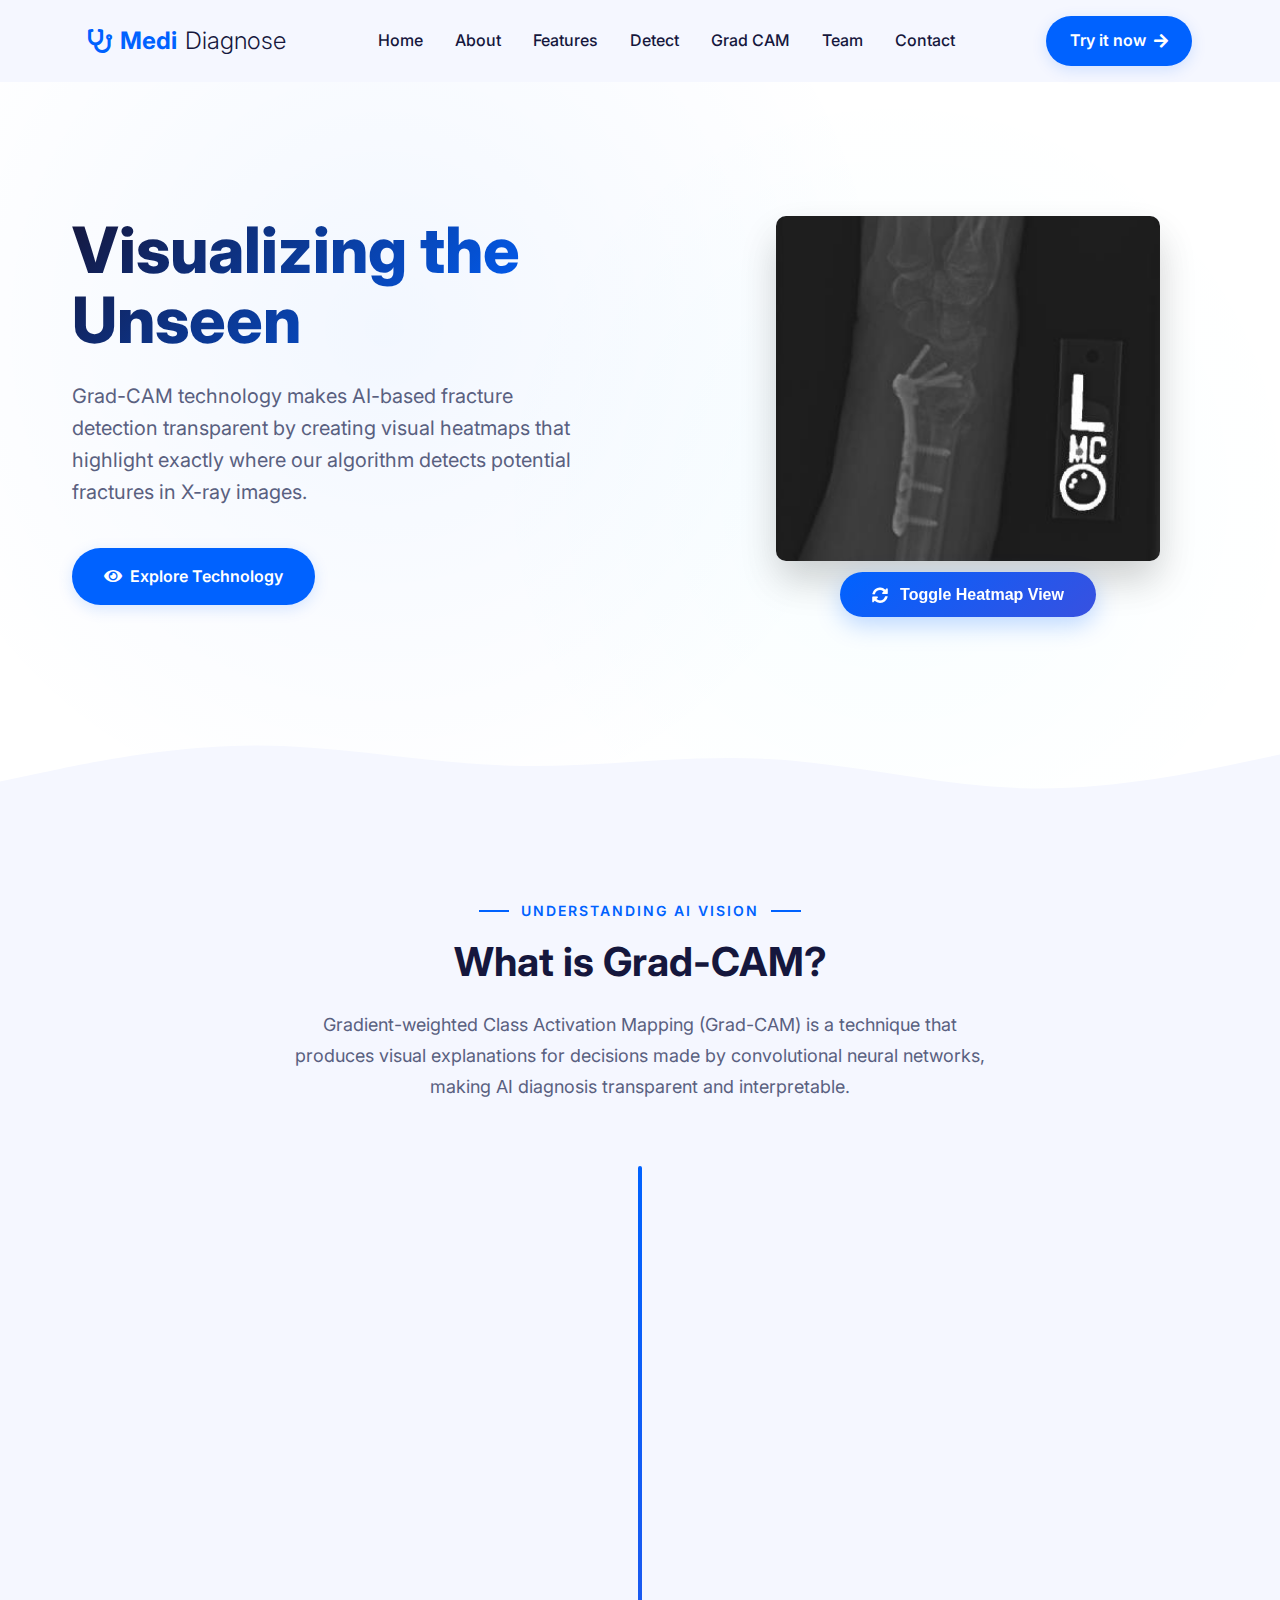
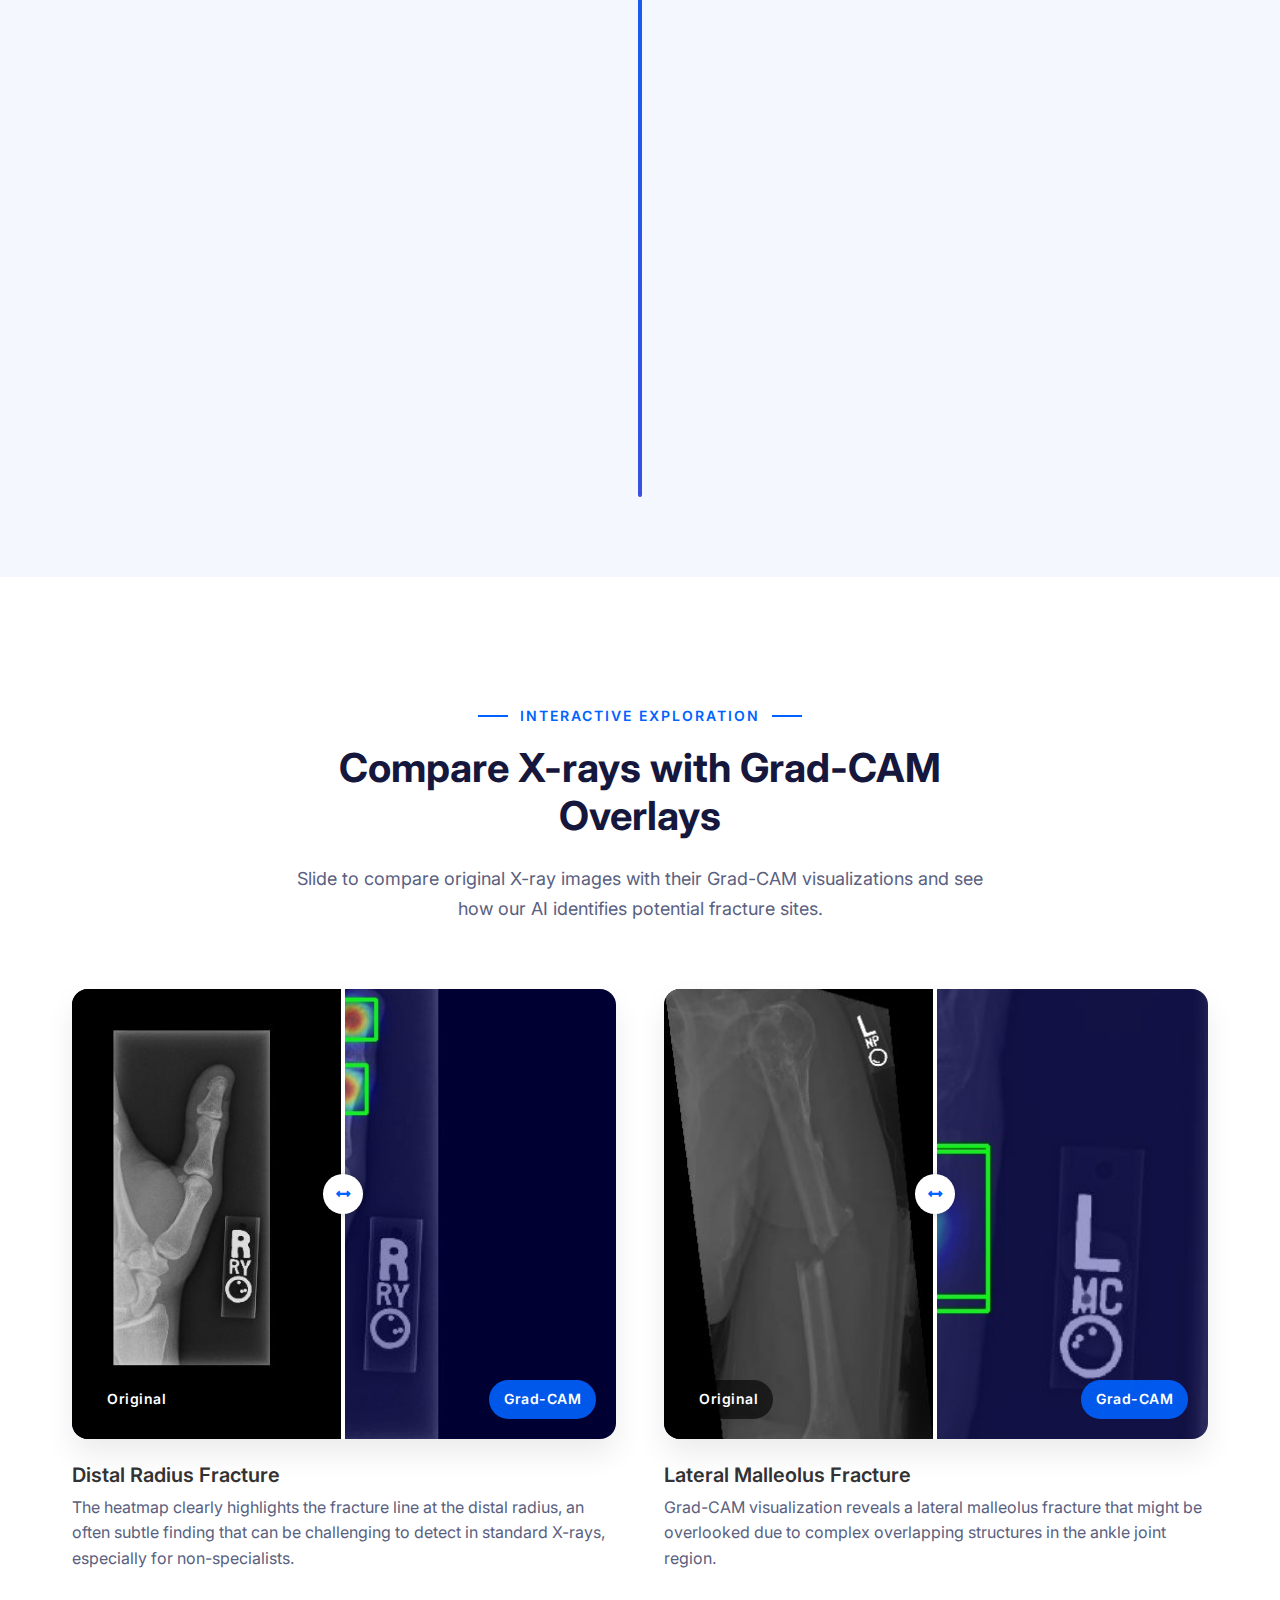
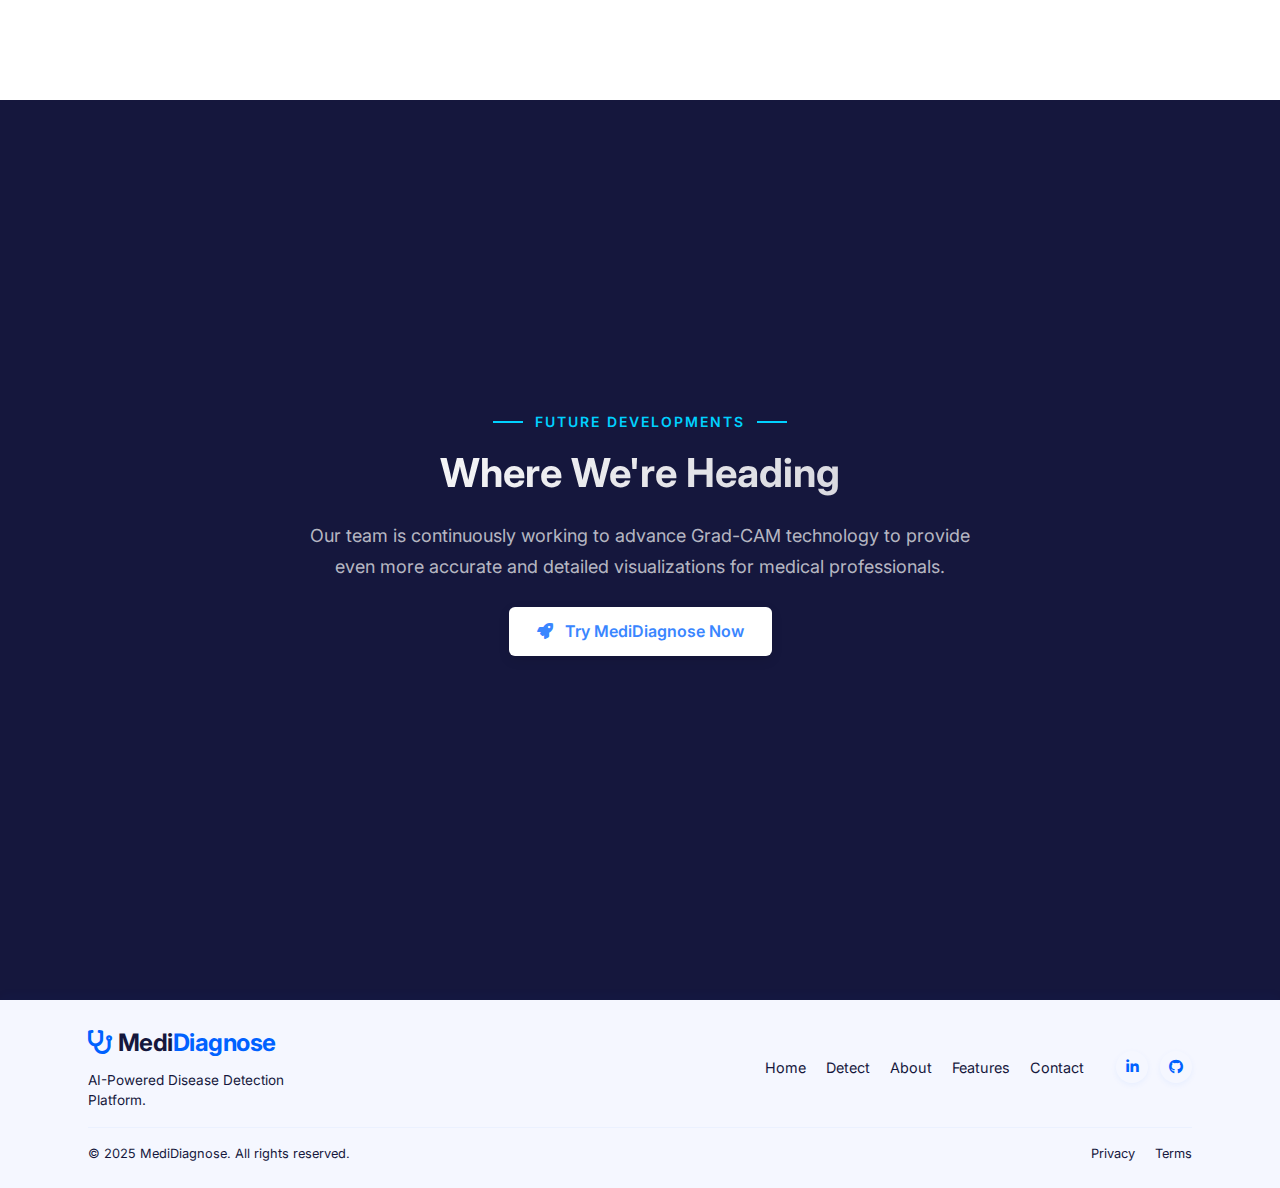
<file: frontend/gradcam.html>
<!DOCTYPE html>
<html lang="en">
<head>
  <meta charset="UTF-8">
  <meta name="viewport" content="width=device-width, initial-scale=1.0">
  <title>MediDiagnose | Grad-CAM Visualization</title>
  <meta name="description" content="Explore how our AI visualizes and identifies bone fractures using Grad-CAM technology">
  <link rel="stylesheet" href="styles.css">
  <link rel="stylesheet" href="footer-styles.css">
  <link rel="preconnect" href="https://fonts.googleapis.com">
  <link rel="preconnect" href="https://fonts.gstatic.com" crossorigin>
  <link href="https://fonts.googleapis.com/css2?family=Inter:wght@300;400;500;600;700;800&display=swap" rel="stylesheet">
  <link rel="stylesheet" href="https://cdnjs.cloudflare.com/ajax/libs/font-awesome/5.15.4/css/all.min.css">
  <style>
    /* Custom styles for redesigned Grad-CAM page */
    :root {
      --primary-gradient: linear-gradient(135deg, var(--primary) 0%, #3851E0 100%);
      --accent-gradient: linear-gradient(135deg, #00D1FF 0%, #00A0FF 100%);
      --alert-gradient: linear-gradient(135deg, #FF6B6B 0%, #FF3939 100%);
      --glow-blue: 0 5px 25px rgba(0, 98, 255, 0.2);
      --glow-accent: 0 5px 25px rgba(0, 209, 255, 0.2);
    }
    
    /* HEADER AND NAVIGATION - Match with global styles */
    .header {
      position: fixed;
      width: 100%;
      z-index: 1000;
      transition: background-color 0.3s ease, box-shadow 0.3s ease;
      padding: 1rem 0;
      background-color: var(--surface-2);
    }

    .header.scrolled {
      background-color: var(--surface-2);
      backdrop-filter: blur(10px);
      box-shadow: 0 4px 20px rgba(0, 0, 0, 0.06);
    }
    
    /* Full-bleed hero section */
    .gradcam-hero {
      padding-top: 80px; /* Add padding to account for fixed header */
      min-height: calc(100vh - 80px); /* Adjust height to account for header */
      display: flex;
      align-items: center;
      justify-content: center;
      padding: 0;
      background-color: var(--white);
      position: relative;
      overflow: hidden;
    }
    
    .gradcam-bg {
      position: absolute;
      top: 0;
      left: 0;
      width: 100%;
      height: 100%;
      z-index: 0;
      background: radial-gradient(circle at 70% 60%, rgba(0, 209, 255, 0.03) 0%, transparent 40%),
                  radial-gradient(circle at 30% 40%, rgba(0, 98, 255, 0.05) 0%, transparent 50%);
    }
    
    .gradcam-wave {
      position: absolute;
      bottom: -2px;
      left: 0;
      width: 100%;
      height: 15vh;
      background: url('data:image/svg+xml;charset=utf8,%3Csvg xmlns="http://www.w3.org/2000/svg" viewBox="0 0 1440 320" preserveAspectRatio="none"%3E%3Cpath fill="%23F5F7FF" fill-opacity="1" d="M0,224L48,202.7C96,181,192,139,288,138.7C384,139,480,181,576,186.7C672,192,768,160,864,170.7C960,181,1056,235,1152,240C1248,245,1344,203,1392,181.3L1440,160L1440,320L1392,320C1344,320,1248,320,1152,320C1056,320,960,320,864,320C768,320,672,320,576,320C480,320,384,320,288,320C192,320,96,320,48,320L0,320Z"%3E%3C/path%3E%3C/svg%3E');
      background-size: cover;
      background-repeat: no-repeat;
      z-index: 1;
    }
    
    .hero-inner {
      max-width: 1200px;
      margin: 0 auto;
      display: grid;
      grid-template-columns: 1.2fr 1fr;
      gap: 5rem;
      padding: 0 2rem;
      align-items: center;
      position: relative;
      z-index: 2;
    }
    
    .hero-content {
      position: relative;
    }
    
    .hero-title {
      font-size: 4rem;
      font-weight: 800;
      margin-bottom: 1.5rem;
      line-height: 1.1;
      background: linear-gradient(135deg, var(--text) 0%, var(--primary) 80%);
      -webkit-background-clip: text;
      -webkit-text-fill-color: transparent;
    }
    
    .hero-description {
      color: var(--text-light);
      font-size: var(--font-lg);
      margin-bottom: 2.5rem;
      line-height: 1.6;
    }
    
    .hero-visual {
      position: relative;
      padding-bottom: 90%; /* Reduced from 100% to create more space at bottom */
      transform-style: preserve-3d;
      perspective: 1000px;
    }
    
    .visual-container {
      position: absolute;
      width: 80%;
      height: 80%;
      top: 5%; /* Moved up slightly */
      left: 10%;
      transform-style: preserve-3d;
      animation: float 8s infinite ease-in-out;
    }
    
    .visual-xray, .visual-gradcam {
      position: absolute;
      width: 100%;
      height: 100%;
      border-radius: 10px;
      box-shadow: 0 20px 40px rgba(0, 0, 0, 0.1);
      transition: all 0.6s ease;
      overflow: hidden;
    }
    
    .visual-xray {
      background: var(--surface-2);
      transform: translateZ(0) rotateY(0);
      z-index: 2;
    }
    
    .visual-gradcam {
      background: var(--surface-2);
      transform: translateZ(-20px) rotateY(180deg);
      z-index: 1;
    }
    
    .visual-xray img, .visual-gradcam img {
      width: 100%;
      height: 100%;
      object-fit: cover;
      transform: scale(1.05);
    }
    
    /* Fixed controls position - moved significantly lower */
    .visual-controls {
      position: absolute;
      bottom: 2%; /* Moved down from 8% to 2% to position button much lower */
      left: 0;
      width: 100%;
      display: flex;
      justify-content: center;
      z-index: 100; /* Ensure highest z-index */
    }
    
    /* Enhanced visual button styling */
    .visual-button {
      background: linear-gradient(135deg, var(--primary) 0%, #3851E0 100%);
      color: var(--white);
      border: none;
      border-radius: 50px;
      padding: 0.85rem 2rem;
      font-weight: 600;
      cursor: pointer;
      transition: all 0.4s cubic-bezier(0.175, 0.885, 0.32, 1.275);
      box-shadow: 0 8px 25px rgba(0, 98, 255, 0.25);
      display: flex;
      align-items: center;
      gap: 0.75rem;
      position: relative;
      overflow: hidden;
      z-index: 1;
    }
    
    .visual-button::before {
      content: '';
      position: absolute;
      top: 0;
      left: -100%;
      width: 100%;
      height: 100%;
      background: linear-gradient(90deg, transparent, rgba(255, 255, 255, 0.2), transparent);
      transition: left 0.7s ease;
      z-index: -1;
    }
    
    .visual-button:hover {
      transform: translateY(-5px);
      box-shadow: 0 12px 30px rgba(0, 98, 255, 0.35);
    }
    
    .visual-button:hover::before {
      left: 100%;
    }
    
    .visual-button .button-icon {
      display: inline-flex;
      align-items: center;
      justify-content: center;
      transition: transform 0.5s ease;
    }
    
    .visual-button.active {
      background: linear-gradient(135deg, #FF6B6B 0%, #FF3939 100%);
      box-shadow: 0 8px 25px rgba(255, 57, 57, 0.25);
    }
    
    .visual-button.active:hover {
      box-shadow: 0 12px 30px rgba(255, 57, 57, 0.35);
    }
    
    .visual-button .status-indicator {
      position: relative;
      display: inline-block;
      width: 12px;
      height: 12px;
      border-radius: 50%;
      background-color: var(--white);
      margin-right: 0.5rem;
      transition: all 0.3s ease;
    }
    
    .visual-button .status-indicator::after {
      content: '';
      position: absolute;
      top: -4px;
      left: -4px;
      width: 20px;
      height: 20px;
      border-radius: 50%;
      background-color: rgba(255, 255, 255, 0.3);
      animation: pulse 1.5s infinite;
    }
    
    @keyframes pulse {
      0% {
        transform: scale(0.9);
        opacity: 0.7;
      }
      50% {
        transform: scale(1.1);
        opacity: 0.3;
      }
      100% {
        transform: scale(0.9);
        opacity: 0.7;
      }
    }
    
    .show-gradcam .visual-xray {
      transform: translateZ(-20px) rotateY(-180deg);
      z-index: 1;
    }
    
    .show-gradcam .visual-gradcam {
      transform: translateZ(0) rotateY(0);
      z-index: 2;
    }
    
    /* Immersive scroll sections */
    .immersive-section {
      min-height: 100vh;
      display: flex;
      align-items: center;
      position: relative;
      overflow: hidden;
    }
    
    .immersive-section.light {
      background-color: var(--surface-2);
    }
    
    .immersive-section.dark {
      background-color: var(--text);
      color: var(--white);
    }
    
    .immersive-inner {
      width: 100%;
      max-width: 1400px;
      margin: 0 auto;
      padding: 5rem 2rem;
      position: relative;
      z-index: 2;
    }
    
    .section-intro {
      max-width: 700px;
      margin: 0 auto 4rem;
      text-align: center;
    }
    
    .section-eyebrow {
      color: var(--primary);
      font-weight: 600;
      margin-bottom: 1rem;
      text-transform: uppercase;
      letter-spacing: 2px;
      font-size: var(--font-xs);
      display: flex;
      align-items: center;
      justify-content: center;
      gap: 0.75rem;
    }
    
    .immersive-section.dark .section-eyebrow {
      color: var(--accent);
    }
    
    .section-eyebrow span {
      width: 30px;
      height: 2px;
      background-color: currentColor;
    }
    
    .section-heading {
      font-size: var(--font-3xl);
      font-weight: 700;
      margin-bottom: 1.5rem;
    }
    
    .immersive-section.dark .section-heading {
      background: linear-gradient(135deg, var(--white) 0%, rgba(255, 255, 255, 0.8) 100%);
      -webkit-background-clip: text;
      -webkit-text-fill-color: transparent;
    }
    
    .section-subheading {
      color: var(--text-light);
      font-size: var(--font-md);
      line-height: 1.7;
    }
    
    .immersive-section.dark .section-subheading {
      color: rgba(255, 255, 255, 0.7);
    }
    
    /* Timeline process section */
    .timeline {
      position: relative;
      max-width: 1200px;
      margin: 0 auto;
      padding: 2rem 0;
    }
    
    .timeline::before {
      content: '';
      position: absolute;
      top: 0;
      left: 50%;
      height: 100%;
      width: 4px;
      background: var(--primary-gradient);
      transform: translateX(-50%);
      border-radius: 2px;
    }
    
    .timeline-item {
      display: flex;
      position: relative;
      margin: 2rem 0;
      width: 100%;
      justify-content: center;
      min-height: 120px;
      opacity: 0;
      transform: translateY(30px);
      transition: all 0.8s ease;
    }
    
    .timeline-item.show {
      opacity: 1;
      transform: translateY(0);
    }
    
    .timeline-icon {
      position: absolute;
      left: 50%;
      width: 60px;
      height: 60px;
      margin-left: -30px;
      border-radius: 50%;
      text-align: center;
      background: var(--primary-gradient);
      color: white;
      display: flex;
      align-items: center;
      justify-content: center;
      font-size: 1.25rem;
      z-index: 2;
      box-shadow: var(--glow-blue);
    }
    
    .timeline-item:nth-child(2) .timeline-icon {
      background: var(--accent-gradient);
      box-shadow: var(--glow-accent);
    }
    
    .timeline-item:nth-child(3) .timeline-icon {
      background: linear-gradient(135deg, #5E7BFE 0%, #3851E0 100%);
    }
    
    .timeline-item:nth-child(4) .timeline-icon {
      background: var(--alert-gradient);
    }
    
    .timeline-content {
      width: 45%;
      background: var(--white);
      padding: 2rem;
      border-radius: 16px;
      box-shadow: 0 10px 30px rgba(0, 0, 0, 0.05);
    }
    
    .timeline-item:nth-child(odd) .timeline-content {
      margin-right: auto;
      margin-left: 0;
      transform: translateX(-50px);
      transition: all 0.8s ease;
    }
    
    .timeline-item:nth-child(even) .timeline-content {
      margin-left: auto;
      margin-right: 0;
      transform: translateX(50px);
      transition: all 0.8s ease;
    }
    
    .timeline-item.show .timeline-content {
      transform: translateX(0);
    }
    
    .timeline-title {
      font-size: var(--font-lg);
      font-weight: 600;
      margin-bottom: 0.75rem;
      position: relative;
      display: inline-block;
    }
    
    .timeline-title::after {
      content: '';
      position: absolute;
      bottom: -5px;
      left: 0;
      height: 3px;
      width: 40px;
      background: var(--primary);
      border-radius: 2px;
    }
    
    .timeline-text {
      color: var(--text-light);
      font-size: var(--font-sm);
      line-height: 1.6;
    }
    
    /* Interactive comparison slider */
    .comparison-section {
      padding: 8rem 0;
      background-color: var(--white);
    }
    
    .comparison-container {
      max-width: 1200px;
      margin: 0 auto;
      padding: 0 2rem;
    }
    
    .comparison-grid {
      display: grid;
      grid-template-columns: repeat(auto-fit, minmax(400px, 1fr));
      gap: 3rem;
      margin-top: 4rem;
    }
    
    .comparison-item {
      position: relative;
      border-radius: 16px;
      overflow: hidden;
      box-shadow: 0 15px 30px rgba(0, 0, 0, 0.08);
      height: 450px;
    }
    
    .comparison-wrapper {
      position: relative;
      width: 100%;
      height: 100%;
      overflow: hidden;
    }
    
    .comparison-before,
    .comparison-after {
      position: absolute;
      top: 0;
      left: 0;
      width: 100%;
      height: 100%;
      overflow: hidden;
    }
    
    .comparison-before img,
    .comparison-after img {
      width: 100%;
      height: 100%;
      object-fit: cover;
    }
    
    .comparison-before {
      z-index: 1;
      width: 50%;
    }
    
    .comparison-label {
      position: absolute;
      bottom: 20px;
      padding: 8px 15px;
      border-radius: 25px;
      font-size: var(--font-xs);
      font-weight: 600;
      color: white;
      z-index: 3;
    }
    
    .comparison-before-label {
      left: 20px;
      background-color: rgba(0, 0, 0, 0.6);
    }
    
    .comparison-after-label {
      right: 20px;
      background-color: rgba(0, 98, 255, 0.9);
    }
    
    .comparison-handle {
      position: absolute;
      top: 0;
      left: 50%;
      width: 4px;
      height: 100%;
      background-color: var(--white);
      z-index: 2;
      transform: translateX(-2px);
      cursor: ew-resize;
    }
    
    .comparison-button {
      position: absolute;
      top: 50%;
      left: 50%;
      width: 40px;
      height: 40px;
      border-radius: 50%;
      background-color: var(--white);
      transform: translate(-50%, -50%);
      z-index: 3;
      display: flex;
      align-items: center;
      justify-content: center;
      box-shadow: 0 0 10px rgba(0, 0, 0, 0.2);
      cursor: ew-resize;
    }
    
    .comparison-arrows {
      color: var(--primary);
      font-size: 0.9rem;
    }
    
    .comparison-title {
      margin-top: 1.5rem;
      font-size: var(--font-lg);
      font-weight: 600;
    }
    
    .comparison-description {
      color: var(--text-light);
      margin-top: 0.5rem;
      font-size: var(--font-sm);
      line-height: 1.6;
    }
    
    /* Responsive Styles */
    @media (max-width: 1200px) {
      .hero-inner {
        grid-template-columns: 1fr;
        gap: 3rem;
        padding-top: 3rem;
      }
      
      .hero-title {
        font-size: 3rem;
      }
      
      .hero-visual {
        padding-bottom: 70%;
      }
      
      .timeline::before {
        left: 60px;
      }
      
      .timeline-icon {
        left: 60px;
        margin-left: -30px;
      }
      
      .timeline-content {
        width: 80%;
      }
      
      .timeline-item:nth-child(odd) .timeline-content,
      .timeline-item:nth-child(even) .timeline-content {
        margin-left: auto;
        margin-right: 0;
        transform: translateX(0);
      }
    }
    
    @media (max-width: 768px) {
      .hero-title {
        font-size: 2.5rem;
      }
      
      .comparison-grid {
        grid-template-columns: 1fr;
      }
      
      .comparison-item {
        height: 350px;
      }
    }
    
    @media (max-width: 576px) {
      .hero-badge {
        padding: 0.4rem 0.8rem;
      }
      
      .hero-title {
        font-size: 2rem;
      }
      
      .timeline::before {
        left: 40px;
      }
      
      .timeline-icon {
        left: 40px;
        width: 50px;
        height: 50px;
        margin-left: -25px;
      }
      
      .timeline-content {
        width: 85%;
        padding: 1.5rem;
      }
    }
    
    /* Animation keyframes */
    @keyframes float {
      0%, 100% { transform: translateY(0) rotateY(0); }
      50% { transform: translateY(-15px) rotateY(3deg); }
    }
  </style>
</head>
<body>
  <!-- HEADER -->
  <div id="nav-placeholder"></div>

  <!-- MAIN CONTENT -->
  <main>
    <!-- 3D Interactive Hero Section -->
    <section class="gradcam-hero">
      <div class="gradcam-bg"></div>
      <div class="hero-inner">
        <div class="hero-content">
          <h1 class="hero-title">Visualizing the Unseen</h1>
          <p class="hero-description">Grad-CAM technology makes AI-based fracture detection transparent by creating visual heatmaps that highlight exactly where our algorithm detects potential fractures in X-ray images.</p>
          <a href="#explore" class="btn-primary">
            <i class="fas fa-eye"></i> Explore Technology
          </a>
        </div>
        
        <div class="hero-visual">
          <div class="visual-container" id="visual-container">
            <div class="visual-xray">
              <img src="./images/wrist-xray.jpg" alt="Wrist X-ray" onerror="this.src='https://images.unsplash.com/photo-1583774198559-21876a208a23?ixlib=rb-4.0.3&ixid=MnwxMjA3fDB8MHxwaG90by1wYWdlfHx8fGVufDB8fHx8&auto=format&fit=crop&w=600&q=80'">
            </div>
            <div class="visual-gradcam">
              <img src="./images/wrist-gradcam.jpg" alt="Wrist X-ray with Grad-CAM visualization" onerror="this.src='https://images.unsplash.com/photo-1583774198559-21876a208a23?ixlib=rb-4.0.3&ixid=MnwxMjA3fDB8MHxwaG90by1wYWdlfHx8fGVufDB8fHx8&auto=format&fit=crop&w=600&q=80'">
            </div>
          </div>
          
          <div class="visual-controls">
            <button class="visual-button" id="flip-visual">
              <i class="fas fa-sync-alt"></i> Toggle Heatmap View
            </button>
          </div>
        </div>
      </div>
      <div class="gradcam-wave"></div>
    </section>

    <!-- What is Grad-CAM Section -->
    <section class="immersive-section light" id="explore">
      <div class="immersive-inner">
        <div class="section-intro">
          <div class="section-eyebrow">
            <span></span>Understanding AI Vision<span></span>
          </div>
          <h2 class="section-heading">What is Grad-CAM?</h2>
          <p class="section-subheading">Gradient-weighted Class Activation Mapping (Grad-CAM) is a technique that produces visual explanations for decisions made by convolutional neural networks, making AI diagnosis transparent and interpretable.</p>
        </div>
        
        <!-- Timeline-based process flow -->
        <div class="timeline">
          <div class="timeline-item">
            <div class="timeline-icon">
              <i class="fas fa-upload"></i>
            </div>
            <div class="timeline-content">
              <h3 class="timeline-title">X-ray Analysis</h3>
              <p class="timeline-text">The X-ray image is processed through multiple convolutional layers of our deep neural network, extracting key features and patterns that could indicate a fracture.</p>
            </div>
          </div>
          
          <div class="timeline-item">
            <div class="timeline-icon">
              <i class="fas fa-search"></i>
            </div>
            <div class="timeline-content">
              <h3 class="timeline-title">Feature Detection</h3>
              <p class="timeline-text">Our AI identifies critical patterns and anomalies in bone structure that might indicate fractures or other abnormalities by comparing with thousands of training examples.</p>
            </div>
          </div>
          
          <div class="timeline-item">
            <div class="timeline-icon">
              <i class="fas fa-chart-line"></i>
            </div>
            <div class="timeline-content">
              <h3 class="timeline-title">Gradient Calculation</h3>
              <p class="timeline-text">Grad-CAM calculates the gradients flowing into the final convolutional layer to generate class-specific feature importance maps that highlight decision-making regions.</p>
            </div>
          </div>
          
          <div class="timeline-item">
            <div class="timeline-icon">
              <i class="fas fa-fire"></i>
            </div>
            <div class="timeline-content">
              <h3 class="timeline-title">Heatmap Generation</h3>
              <p class="timeline-text">A color-coded visualization overlays the original X-ray, with red areas indicating regions most critical to the diagnosis. This creates a transparent window into the AI's decision process.</p>
            </div>
          </div>
        </div>
      </div>
    </section>

    <!-- Interactive Comparison Section -->
    <section class="comparison-section">
      <div class="comparison-container">
        <div class="section-intro">
          <div class="section-eyebrow">
            <span></span>Interactive Exploration<span></span>
          </div>
          <h2 class="section-heading">Compare X-rays with Grad-CAM Overlays</h2>
          <p class="section-subheading">Slide to compare original X-ray images with their Grad-CAM visualizations and see how our AI identifies potential fracture sites.</p>
        </div>
        
        <div class="comparison-grid">
          <!-- Wrist Comparison -->
          <div>
            <div class="comparison-item">
              <div class="comparison-wrapper">
                <div class="comparison-after">
                  <img src="./images/wrist-gradcamm.jpg" alt="Wrist X-ray with Grad-CAM" onerror="this.src='https://images.unsplash.com/photo-1583774198559-21876a208a23?ixlib=rb-4.0.3&ixid=MnwxMjA3fDB8MHxwaG90by1wYWdlfHx8fGVufDB8fHx8&auto=format&fit=crop&w=600&q=80'">
                </div>
                <div class="comparison-before">
                  <img src="./images/wrist-xrayy.jpg" alt="Wrist X-ray" onerror="this.src='https://images.unsplash.com/photo-1583774198559-21876a208a23?ixlib=rb-4.0.3&ixid=MnwxMjA3fDB8MHxwaG90by1wYWdlfHx8fGVufDB8fHx8&auto=format&fit=crop&w=600&q=80'">
                </div>
                <div class="comparison-handle">
                  <div class="comparison-button">
                    <i class="fas fa-arrows-alt-h comparison-arrows"></i>
                  </div>
                </div>
                <div class="comparison-before-label comparison-label">Original</div>
                <div class="comparison-after-label comparison-label">Grad-CAM</div>
              </div>
            </div>
            <h3 class="comparison-title">Distal Radius Fracture</h3>
            <p class="comparison-description">The heatmap clearly highlights the fracture line at the distal radius, an often subtle finding that can be challenging to detect in standard X-rays, especially for non-specialists.</p>
          </div>
          
          <!-- Ankle Comparison -->
          <div>
            <div class="comparison-item">
              <div class="comparison-wrapper">
                <div class="comparison-after">
                  <img src="./images/ankle-gradcam.jpg" alt="Ankle X-ray with Grad-CAM" onerror="this.src='https://images.unsplash.com/photo-1582719471384-894fbb16e074?ixlib=rb-4.0.3&ixid=MnwxMjA3fDB8MHxwaG90by1wYWdlfHx8fGVufDB8fHx8&auto=format&fit=crop&w=600&q=80'">
                </div>
                <div class="comparison-before">
                  <img src="./images/ankle-xray.jpg" alt="Ankle X-ray" onerror="this.src='https://images.unsplash.com/photo-1582719471384-894fbb16e074?ixlib=rb-4.0.3&ixid=MnwxMjA3fDB8MHxwaG90by1wYWdlfHx8fGVufDB8fHx8&auto=format&fit=crop&w=600&q=80'">
                </div>
                <div class="comparison-handle">
                  <div class="comparison-button">
                    <i class="fas fa-arrows-alt-h comparison-arrows"></i>
                  </div>
                </div>
                <div class="comparison-before-label comparison-label">Original</div>
                <div class="comparison-after-label comparison-label">Grad-CAM</div>
              </div>
            </div>
            <h3 class="comparison-title">Lateral Malleolus Fracture</h3>
            <p class="comparison-description">Grad-CAM visualization reveals a lateral malleolus fracture that might be overlooked due to complex overlapping structures in the ankle joint region.</p>
          </div>
        </div>
      </div>
    </section>

    <!-- Dark immersive section -->
    <section class="immersive-section dark">
      <div class="immersive-inner" style="padding: 3rem 2rem;">
        <div class="section-intro" style="margin-bottom: 2rem;">
          <div class="section-eyebrow">
            <span></span>Future Developments<span></span>
          </div>
          <h2 class="section-heading">Where We're Heading</h2>
          <p class="section-subheading">Our team is continuously working to advance Grad-CAM technology to provide even more accurate and detailed visualizations for medical professionals.</p>
          <div style="margin-top: 1.5rem;">
            <a href="detect.html" class="btn-white">
              <i class="fas fa-rocket"></i> Try MediDiagnose Now
            </a>
          </div>
        </div>
      </div>
    </section>
  </main>

  <!-- FOOTER -->
  <div id="footer-placeholder"></div>

  <script>
    document.addEventListener('DOMContentLoaded', function() {
      // Mobile menu toggle
      const menuToggle = document.querySelector('.mobile-menu-button');
      const mobileNav = document.querySelector('.mobile-nav');
      const mobileNavClose = document.querySelector('.mobile-nav-close');
      const header = document.getElementById('header');
      
      if (menuToggle) {
        menuToggle.addEventListener('click', () => {
          mobileNav.classList.add('active');
        });
      }
      
      if (mobileNavClose) {
        mobileNavClose.addEventListener('click', () => {
          mobileNav.classList.remove('active');
        });
      }
      
      // Header scroll effect
      window.addEventListener('scroll', () => {
        if (window.scrollY > 50) {
          header.classList.add('scrolled');
        } else {
          header.classList.remove('scrolled');
        }
      });
      
      // Load navigation template
      fetch('./nav-template.html')
        .then(response => response.text())
        .then(data => {
          document.getElementById('nav-placeholder').innerHTML = data;
        })
        .catch(error => {
          console.error('Error loading navigation:', error);
        });
      
      // Load footer template
      fetch('./footer-template.html')
        .then(response => response.text())
        .then(data => {
          document.getElementById('footer-placeholder').innerHTML = data;
        })
        .catch(error => {
          console.error('Error loading footer:', error);
        });
      
      // Visual flip effect with enhanced animation
      const flipButton = document.getElementById('flip-visual');
      const visualContainer = document.getElementById('visual-container');
      let isFlipped = false;
      
      if (flipButton && visualContainer) {
        flipButton.addEventListener('click', () => {
          if (!isFlipped) {
            // Show heatmap (flip to Grad-CAM view)
            visualContainer.parentElement.classList.add('show-gradcam');
            flipButton.classList.add('active');
            flipButton.innerHTML = '<span class="status-indicator"></span><span class="button-icon"><i class="fas fa-eye"></i></span> Viewing Heatmap';
            
            // Add rotation animation to the button icon
            const buttonIcon = flipButton.querySelector('.button-icon');
            buttonIcon.style.transform = 'rotate(360deg)';
            setTimeout(() => {
              buttonIcon.style.transform = 'rotate(0deg)';
            }, 500);
          } else {
            // Show original (flip back to X-ray view)
            visualContainer.parentElement.classList.remove('show-gradcam');
            flipButton.classList.remove('active');
            flipButton.innerHTML = '<span class="button-icon"><i class="fas fa-sync-alt"></i></span> Toggle Heatmap View';
          }
          isFlipped = !isFlipped;
        });
      }
      
      // Timeline animation
      const timelineItems = document.querySelectorAll('.timeline-item');
      const observerOptions = {
        root: null,
        rootMargin: '0px',
        threshold: 0.2
      };
      
      const observer = new IntersectionObserver((entries) => {
        entries.forEach(entry => {
          if (entry.isIntersecting) {
            entry.target.classList.add('show');
            observer.unobserve(entry.target);
          }
        });
      }, observerOptions);
      
      timelineItems.forEach(item => {
        observer.observe(item);
      });
      
      // Comparison slider functionality
      const sliders = document.querySelectorAll('.comparison-wrapper');
      
      function initComparison(slider) {
        const handle = slider.querySelector('.comparison-handle');
        const before = slider.querySelector('.comparison-before');
        const sliderWidth = slider.offsetWidth;
        
        function moveSlider(e) {
          let position = e.pageX - slider.getBoundingClientRect().left;
          
          if (position < 0) position = 0;
          if (position > sliderWidth) position = sliderWidth;
          
          const percentage = (position / sliderWidth) * 100;
          
          before.style.width = `${percentage}%`;
          handle.style.left = `${percentage}%`;
        }
        
        handle.addEventListener('mousedown', () => {
          slider.addEventListener('mousemove', moveSlider);
        });
        
        document.addEventListener('mouseup', () => {
          slider.removeEventListener('mousemove', moveSlider);
        });
        
        slider.addEventListener('touchmove', (e) => {
          e.preventDefault();
          let position = e.touches[0].pageX - slider.getBoundingClientRect().left;
          
          if (position < 0) position = 0;
          if (position > sliderWidth) position = sliderWidth;
          
          const percentage = (position / sliderWidth) * 100;
          
          before.style.width = `${percentage}%`;
          handle.style.left = `${percentage}%`;
        });
      }
      
      sliders.forEach(initComparison);
      
      // Horizontal scroll functionality
      const scrollContainer = document.getElementById('horizontal-scroll');
      const scrollLeftBtn = document.getElementById('scroll-left');
      const scrollRightBtn = document.getElementById('scroll-right');
      
      if (scrollContainer && scrollLeftBtn && scrollRightBtn) {
        scrollLeftBtn.addEventListener('click', () => {
          scrollContainer.scrollBy({
            left: -550,
            behavior: 'smooth'
          });
        });
        
        scrollRightBtn.addEventListener('click', () => {
          scrollContainer.scrollBy({
            left: 550,
            behavior: 'smooth'
          });
        });
      }
      
      // Window resize event
      window.addEventListener('resize', () => {
        // Re-initialize comparison sliders on window resize
        sliders.forEach(initComparison);
      });
    });
  </script>
</body>
</html>
</file>
<file: frontend/styles.css>
:root {
  /* Modern color palette */
  --primary: #0062FF;
  --primary-dark: #0048c2;
  --secondary: #EAEFFF;
  --accent: #00D1FF;
  --text: #15173D;
  --text-light: #596080;
  --bg: #FFFFFF;
  --white: #ffffff;
  --error: #FF8A80;
  --success: #81C784;
  --bone: #FAFBFF;
  --surface-1: #FFFFFF;
  --surface-2: #F5F7FF;
  --shadow: 0 4px 20px rgba(0, 98, 255, 0.08);
  --card-shadow: 0 8px 30px rgba(0, 98, 255, 0.05);
  --transition: all 0.3s ease;
  --font-xs: 0.875rem;    /* 14px */
  --font-sm: 1rem;        /* 16px */
  --font-md: 1.125rem;    /* 18px */
  --font-lg: 1.25rem;     /* 20px */
  --font-xl: 1.5rem;      /* 24px */
  --font-2xl: 2rem;       /* 32px */
  --font-3xl: 2.5rem;     /* 40px */
  --font-4xl: 3.5rem;     /* 56px */
  --heading-font: 'Inter', sans-serif;
  --body-font: 'Inter', sans-serif;
}

* {
  margin: 0;
  padding: 0;
  box-sizing: border-box;
}

/* Core Animations */
@keyframes fade-in {
  0% { opacity: 0; transform: translateY(20px); }
  100% { opacity: 1; transform: translateY(0); }
}

@keyframes slide-in-left {
  0% { opacity: 0; transform: translateX(-30px); }
  100% { opacity: 1; transform: translateX(0); }
}

@keyframes slide-in-right {
  0% { opacity: 0; transform: translateX(30px); }
  100% { opacity: 1; transform: translateX(0); }
}

@keyframes scale-in {
  0% { opacity: 0; transform: scale(0.9); }
  100% { opacity: 1; transform: scale(1); }
}

@keyframes float {
  0% { transform: translateY(0px); }
  50% { transform: translateY(-10px); }
  100% { transform: translateY(0px); }
}

body {
  font-family: var(--body-font), -apple-system, BlinkMacSystemFont, 'Segoe UI', Roboto, sans-serif;
  background-color: var(--surface-2);
  color: var(--text);
  line-height: 1.6;
  overflow-x: hidden;
  margin: 0;
}

/* HEADER AND NAVIGATION */
.header {
  position: fixed;
  width: 100%;
  z-index: 1000;
  transition: background-color 0.3s ease, box-shadow 0.3s ease;
  padding: 1rem 0;
  background-color: var(--surface-2);
}

.header.scrolled {
  background-color: var(--surface-2);
  backdrop-filter: blur(10px);
  box-shadow: 0 4px 20px rgba(0, 0, 0, 0.06);
}

.container {
  width: 90%;
  max-width: 1400px;
  margin: 0 auto;
}

.nav-container {
  display: flex;
  justify-content: space-between;
  align-items: center;
}

.logo {
  font-weight: 700;
  font-size: 1.5rem;
  color: var(--primary);
  text-decoration: none;
  display: flex;
  align-items: center;
  gap: 0.5rem;
}

.logo span {
  font-weight: 300;
  color: var(--text);
}

.nav-links {
  display: flex;
  gap: 2rem;
  align-items: center;
}

.nav-links a {
  color: var(--text);
  text-decoration: none;
  font-weight: 500;
  font-size: 1rem;
  transition: color 0.3s ease;
  position: relative;
}

.nav-links a::after {
  content: '';
  position: absolute;
  bottom: -5px;
  left: 0;
  width: 0;
  height: 2px;
  background-color: var(--primary);
  transition: width 0.3s ease;
}

.nav-links a:hover {
  color: var(--primary);
}

.nav-links a:hover::after {
  width: 100%;
}

.cta-button {
  background-color: var(--primary);
  color: var(--white);
  border: none;
  border-radius: 50px;
  padding: 0.75rem 1.5rem;
  font-weight: 600;
  cursor: pointer;
  transition: transform 0.3s ease, background-color 0.3s ease, box-shadow 0.3s ease;
  box-shadow: 0 4px 15px rgba(0, 98, 255, 0.15);
  display: inline-flex;
  align-items: center;
  gap: 0.5rem;
  text-decoration: none;
}

.cta-button:hover {
  background-color: var(--primary-dark);
  transform: translateY(-2px);
  box-shadow: 0 6px 20px rgba(0, 98, 255, 0.2);
}

.mobile-menu-button {
  display: none;
  background: none;
  border: none;
  color: var(--text);
  font-size: 1.5rem;
  cursor: pointer;
}

/* MOBILE NAVIGATION */
.mobile-nav {
  position: fixed;
  top: 0;
  left: 0;
  width: 100%;
  height: 100vh;
  background-color: var(--white);
  display: flex;
  flex-direction: column;
  padding: 2rem;
  transform: translateY(-100%);
  transition: transform 0.3s ease;
  z-index: 1001;
}

.mobile-nav.active {
  transform: translateY(0);
}

.mobile-nav-header {
  display: flex;
  justify-content: space-between;
  align-items: center;
  margin-bottom: 2rem;
}

.mobile-nav-close {
  background: none;
  border: none;
  font-size: 1.5rem;
  cursor: pointer;
}

.mobile-nav-links {
  display: flex;
  flex-direction: column;
  gap: 1.5rem;
}

.mobile-nav-links a {
  color: var(--text);
  text-decoration: none;
  font-size: 1.2rem;
  font-weight: 600;
}

/* HERO SECTION */
.hero {
  padding: 10rem 0 6rem;
  position: relative;
  overflow: hidden;
}

.hero-bg {
  position: absolute;
  top: -50%;
  right: -20%;
  width: 80%;
  height: 200%;
  background: radial-gradient(circle at center, rgba(0, 98, 255, 0.05) 0%, rgba(234, 239, 255, 0) 70%);
  border-radius: 50%;
  z-index: -1;
  animation: float 10s ease-in-out infinite;
}

.hero-grid {
  display: grid;
  grid-template-columns: 1.2fr 0.8fr;
  gap: 3rem;
  align-items: center;
}

.hero-content {
  animation: fade-in 1s ease forwards;
}

.hero-image {
  position: relative;
}

.hero-image img {
  width: 100%;
  border-radius: 12px;
  box-shadow: 0 20px 40px rgba(0, 0, 0, 0.08);
  animation: scale-in 1s ease forwards;
}

.hero-badge {
  position: absolute;
  bottom: -20px;
  left: -20px;
  background: var(--white);
  padding: 1rem;
  border-radius: 12px;
  box-shadow: 0 10px 30px rgba(0, 0, 0, 0.06);
  display: flex;
  align-items: center;
  gap: 0.75rem;
  font-weight: 600;
  font-size: 0.9rem;
  animation: slide-in-left 1s 0.5s ease forwards;
  opacity: 0;
  transform: translateX(-30px);
}

.hero-badge-icon {
  background: var(--primary);
  color: var(--white);
  width: 40px;
  height: 40px;
  border-radius: 10px;
  display: flex;
  align-items: center;
  justify-content: center;
  font-size: 1.2rem;
}

.hero-heading {
  font-size: 3.5rem;
  line-height: 1.1;
  margin-bottom: 1.5rem;
  font-family: var(--heading-font);
  font-weight: 800;
  background: linear-gradient(90deg, var(--text) 0%, var(--primary) 100%);
  -webkit-background-clip: text;
  -webkit-text-fill-color: transparent;
}

.hero-subheading {
  font-size: 1.5rem;
  color: var(--primary);
  margin-bottom: 1.5rem;
  font-weight: 600;
}

.hero-description {
  font-size: 1.1rem;
  color: var(--text-light);
  margin-bottom: 2.5rem;
  max-width: 90%;
}

.hero-buttons {
  display: flex;
  gap: 1rem;
}

.btn-primary {
  background-color: var(--primary);
  color: var(--white);
  border: none;
  border-radius: 50px;
  padding: 1rem 2rem;
  font-weight: 600;
  font-size: 1rem;
  cursor: pointer;
  transition: transform 0.3s ease, background-color 0.3s ease, box-shadow 0.3s ease;
  box-shadow: 0 4px 15px rgba(0, 98, 255, 0.15);
  display: inline-flex;
  align-items: center;
  gap: 0.5rem;
  text-decoration: none;
}

.btn-primary:hover {
  background-color: var(--primary-dark);
  transform: translateY(-2px);
  box-shadow: 0 6px 20px rgba(0, 98, 255, 0.2);
}

.btn-secondary {
  background-color: transparent;
  color: var(--text);
  border: 2px solid var(--text-light);
  border-radius: 50px;
  padding: 1rem 2rem;
  font-weight: 600;
  font-size: 1rem;
  cursor: pointer;
  transition: all 0.3s ease;
  display: inline-flex;
  align-items: center;
  gap: 0.5rem;
  text-decoration: none;
}

.btn-secondary:hover {
  border-color: var(--primary);
  color: var(--primary);
  transform: translateY(-2px);
}

/* FEATURES SECTION */
.features {
  padding: 8rem 0;
  position: relative;
}

.section-title {
  font-size: 2.5rem;
  margin-bottom: 1rem;
  text-align: center;
  font-weight: 700;
}

.section-description {
  font-size: 1.1rem;
  color: var(--text-light);
  text-align: center;
  max-width: 700px;
  margin: 0 auto 4rem;
}

.features-grid {
  display: grid;
  grid-template-columns: repeat(3, 1fr);
  gap: 3rem;
}

.feature {
  position: relative;
  opacity: 0;
  transform: translateY(20px);
}

.feature-icon {
  display: inline-flex;
  align-items: center;
  justify-content: center;
  width: 70px;
  height: 70px;
  border-radius: 20px;
  margin-bottom: 1.5rem;
  font-size: 1.75rem;
  color: var(--white);
  position: relative;
}

.feature:nth-child(1) .feature-icon {
  background: linear-gradient(135deg, #4BA3FF, #0062FF);
}

.feature:nth-child(2) .feature-icon {
  background: linear-gradient(135deg, #00D1FF, #00A0FF);
}

.feature:nth-child(3) .feature-icon {
  background: linear-gradient(135deg, #5E7BFE, #3851E0);
}

.feature-title {
  font-size: 1.5rem;
  margin-bottom: 1rem;
  font-weight: 600;
}

.feature-description {
  color: var(--text-light);
  font-size: 1rem;
  line-height: 1.6;
}

/* STATISTICS SECTION */
.stats {
  padding: 0;
}

.stats-container {
  background: linear-gradient(135deg, var(--primary) 0%, #3851E0 100%);
  border-radius: 24px;
  padding: 4rem;
  color: var(--white);
  display: grid;
  grid-template-columns: repeat(3, 1fr);
  gap: 2rem;
  text-align: center;
  box-shadow: 0 20px 40px rgba(0, 98, 255, 0.12);
}

.stat-item {
  opacity: 0;
  transform: translateY(20px);
}

.stat-number {
  font-size: 3.5rem;
  font-weight: 700;
  line-height: 1;
  margin-bottom: 0.5rem;
}

.stat-label {
  font-size: 1rem;
  opacity: 0.9;
  font-weight: 500;
}

/* WORKFLOW SECTION */
.workflow {
  padding: 8rem 0;
  position: relative;
  overflow: hidden;
}

.workflow-grid {
  display: grid;
  grid-template-columns: repeat(3, 1fr);
  gap: 3rem;
  counter-reset: workflow-counter;
}

.workflow-item {
  position: relative;
  padding-left: 3rem;
  opacity: 0;
  transform: translateY(20px);
}

.workflow-item:before {
  counter-increment: workflow-counter;
  content: counter(workflow-counter);
  position: absolute;
  left: 0;
  top: 0;
  width: 50px;
  height: 50px;
  background-color: var(--primary);
  color: var(--white);
  border-radius: 50%;
  display: flex;
  align-items: center;
  justify-content: center;
  font-weight: 600;
  font-size: 1.25rem;
}

.workflow-title {
  font-size: 1.5rem;
  margin-bottom: 1rem;
  font-weight: 600;
}

.workflow-description {
  color: var(--text-light);
  font-size: 1rem;
  line-height: 1.6;
}

.workflow-connect {
  position: absolute;
  height: 2px;
  background-color: var(--primary);
  top: 25px;
  width: calc(33.333% - 5rem);
  left: calc(16.666% + 2.5rem);
  opacity: 0.3;
}

.workflow-connect:nth-child(2) {
  left: calc(50% + 2.5rem);
}

/* TESTIMONIALS SECTION */
.testimonials {
  padding: 8rem 0;
  background-color: var(--surface-2);
}

.testimonials-grid {
  display: grid;
  grid-template-columns: repeat(2, 1fr);
  gap: 2rem;
}

.testimonial {
  background: var(--surface-1);
  border-radius: 16px;
  padding: 2.5rem;
  box-shadow: 0 8px 30px rgba(0, 0, 0, 0.04);
  position: relative;
  opacity: 0;
  transform: translateY(20px);
}

.testimonial-quote {
  font-size: 1.25rem;
  color: var(--text);
  margin-bottom: 1.5rem;
  font-weight: 500;
  line-height: 1.6;
  position: relative;
}

.testimonial-quote::before {
  content: '"';
  position: absolute;
  top: -20px;
  left: -10px;
  font-size: 5rem;
  color: rgba(0, 98, 255, 0.1);
  font-family: serif;
  line-height: 1;
}

.testimonial-author {
  display: flex;
  align-items: center;
  gap: 1rem;
}

.testimonial-avatar {
  width: 50px;
  height: 50px;
  border-radius: 50%;
  background-color: var(--primary);
  color: var(--white);
  display: flex;
  align-items: center;
  justify-content: center;
  font-weight: 600;
  font-size: 1.25rem;
}

.testimonial-info {
  flex: 1;
}

.testimonial-name {
  font-weight: 600;
  font-size: 1.1rem;
  margin-bottom: 0.25rem;
}

.testimonial-role {
  color: var(--text-light);
  font-size: 0.9rem;
}

/* CTA SECTION */
.cta {
  padding: 8rem 0;
  position: relative;
  overflow: hidden;
}

.cta-container {
  background: linear-gradient(135deg, var(--primary) 0%, #3851E0 100%);
  border-radius: 24px;
  padding: 5rem 3rem;
  color: var(--white);
  text-align: center;
  position: relative;
  z-index: 1;
  box-shadow: 0 20px 40px rgba(0, 98, 255, 0.12);
  animation: scale-in 1s ease forwards;
}

.cta-bg {
  position: absolute;
  top: 0;
  left: 0;
  width: 100%;
  height: 100%;
  background: url('data:image/svg+xml;utf8,<svg width="100" height="100" viewBox="0 0 100 100" xmlns="http://www.w3.org/2000/svg"><circle cx="50" cy="50" r="40" fill="rgba(255,255,255,0.05)"/></svg>');
  background-size: 100px 100px;
  opacity: 0.5;
  z-index: -1;
}

.cta-title {
  font-size: 2.5rem;
  margin-bottom: 1.5rem;
  font-weight: 700;
}

.cta-description {
  font-size: 1.1rem;
  margin-bottom: 2.5rem;
  max-width: 700px;
  margin-left: auto;
  margin-right: auto;
  opacity: 0.9;
}

.btn-white {
  background-color: var(--white);
  color: var(--primary);
  border: none;
  border-radius: 50px;
  padding: 1rem 2rem;
  font-weight: 600;
  font-size: 1rem;
  cursor: pointer;
  transition: transform 0.3s ease, box-shadow 0.3s ease;
  box-shadow: 0 4px 15px rgba(0, 0, 0, 0.1);
  display: inline-flex;
  align-items: center;
  gap: 0.5rem;
  text-decoration: none;
}

.btn-white:hover {
  transform: translateY(-2px);
  box-shadow: 0 8px 25px rgba(0, 0, 0, 0.15);
}

/* FOOTER */
.footer {
  padding: 5rem 0 2rem;
  background-color: var(--surface-2);
  color: var(--text);
}

.footer-grid {
  display: grid;
  grid-template-columns: 1.5fr repeat(3, 1fr);
  gap: 3rem;
  margin-bottom: 4rem;
}

.footer-logo {
  font-weight: 700;
  font-size: 1.5rem;
  color: var(--primary);
  text-decoration: none;
  display: inline-block;
  margin-bottom: 1.5rem;
}

.footer-description {
  color: var(--text-light);
  margin-bottom: 2rem;
  font-size: 0.95rem;
}

.footer-social {
  display: flex;
  gap: 1rem;
}

.footer-social-link {
  width: 40px;
  height: 40px;
  border-radius: 50%;
  background-color: var(--surface-1);
  color: var(--text);
  display: flex;
  align-items: center;
  justify-content: center;
  text-decoration: none;
  transition: all 0.3s ease;
  box-shadow: 0 2px 10px rgba(0, 0, 0, 0.04);
}

.footer-social-link:hover {
  background-color: var(--primary);
  color: var(--white);
  transform: translateY(-3px);
  box-shadow: 0 5px 15px rgba(0, 98, 255, 0.15);
}

.footer-column-title {
  font-weight: 600;
  font-size: 1.1rem;
  margin-bottom: 1.5rem;
}

.footer-links {
  list-style: none;
}

.footer-link {
  margin-bottom: 0.75rem;
}

.footer-link a {
  color: var(--text-light);
  text-decoration: none;
  transition: color 0.3s ease;
  font-size: 0.95rem;
}

.footer-link a:hover {
  color: var(--primary);
}

.footer-bottom {
  display: flex;
  justify-content: space-between;
  align-items: center;
  padding-top: 2rem;
  border-top: 1px solid rgba(0, 0, 0, 0.06);
}

.footer-copyright {
  color: var(--text-light);
  font-size: 0.9rem;
}

.footer-legal {
  display: flex;
  gap: 1.5rem;
}

.footer-legal a {
  color: var(--text-light);
  text-decoration: none;
  font-size: 0.9rem;
  transition: color 0.3s ease;
}

.footer-legal a:hover {
  color: var(--primary);
}

/* BACKWARD COMPATIBILITY - keep existing functionality */
#result {
  margin-top: 10px;
  white-space: pre-wrap;
  font-size: 0.9rem;
  color: var(--text-light);
}

.custom-file-upload {
  display: inline-block;
  padding: 10px 20px;
  border: 2px dashed var(--primary);
  border-radius: 10px;
  cursor: pointer;
  background-color: var(--white);
  color: var(--primary);
  font-size: var(--font-sm);
  transition: var(--transition);
}

.custom-file-upload:hover {
  background-color: var(--primary);
  color: var(--white);
}

button {
  background: var(--primary);
  box-shadow: 0 4px 15px rgba(0, 98, 255, 0.15);
  border-radius: 8px;
  color: var(--white);
  border: none;
  padding: 10px 20px;
  font-size: var(--font-sm);
  cursor: pointer;
  transition: var(--transition);
  margin-top: 10px;
}

button:hover {
  background-color: var(--primary-dark);
}

#uploadContainer {
  background-color: var(--white);
  padding: 2rem;
  border-radius: 12px;
  box-shadow: var(--shadow);
  width: 90%;
  max-width: 1200px;
  margin: 2rem auto;
}

.image-container {
  display: grid;
  grid-template-columns: repeat(auto-fit, minmax(300px, 1fr));
  gap: 2rem;
  margin-top: 2rem;
  width: 100%;
}

.image-container img {
  width: 100%;
  height: 300px;
  object-fit: contain;
  border: 1px solid #ddd;
  border-radius: 8px;
  background: linear-gradient(135deg, var(--bone) 0%, var(--secondary) 100%);
  padding: 1rem;
  transition: transform 0.3s ease;
}

.image-container img:hover {
  transform: scale(1.02);
}

#progressBarContainer {
  width: 100%;
  max-width: 400px;
  margin: 1rem auto;
  background-color: #f3f3f3;
  border-radius: 8px;
  overflow: hidden;
  display: none;
}

#progressBar {
  height: 8px;
  background-color: var(--primary);
  width: 0%;
  transition: width 0.5s ease;
}

/* Traditional nav for backward compatibility */
nav {
  background: linear-gradient(135deg, var(--primary) 0%, var(--primary-dark) 100%);
  padding: 1rem;
  text-align: center;
  position: fixed;
  top: 0;
  width: 100%;
  z-index: 1000;
  transition: var(--transition);
  box-shadow: var(--shadow);
}

nav a {
  color: var(--white);
  text-decoration: none;
  padding: 0.5rem 1rem;
  margin: 0 0.5rem;
  border-radius: 0.375rem;
  transition: var(--transition);
  font-size: var(--font-sm);
}

nav a:hover {
  background: rgba(255, 255, 255, 0.1);
  color: var(--white);
}

h1, h2, h3, h4, h5, h6 {
  font-family: var(--heading-font);
  color: var(--text);
  line-height: 1.2;
}

h1 {
  font-size: var(--font-2xl);
  margin-bottom: 1rem;
}

h2 {
  font-size: var(--font-xl);
  margin-bottom: 0.875rem;
}

h3 {
  font-size: var(--font-lg);
  margin-bottom: 0.75rem;
}

p {
  font-size: var(--font-sm);
  line-height: 1.6;
  color: var(--text);
}

.description {
  font-size: var(--font-md);
  color: var(--text-light);
}

/* Smooth scrolling */
html {
  scroll-behavior: smooth;
}

/* Modern glassmorphism effects */
.glass-card {
  background: rgba(255, 255, 255, 0.95);
  backdrop-filter: blur(10px);
  border: 1px solid rgba(255, 255, 255, 0.2);
  box-shadow: var(--card-shadow);
}

/* Interactive Comparison Section Styles */
.comparison-section {
  padding: 80px 20px;
  background-color: #f8f9fa;
}

.comparison-container {
  max-width: 1200px;
  margin: 0 auto;
}

.comparison-grid {
  display: grid;
  grid-template-columns: repeat(auto-fit, minmax(500px, 1fr));
  gap: 40px;
  margin-top: 60px;
}

.comparison-wrapper {
  position: relative;
  overflow: hidden;
  border-radius: 12px;
  box-shadow: 0 15px 30px rgba(0,0,0,0.15);
  height: 400px;
  margin-bottom: 20px;
}

.comparison-before, .comparison-after {
  position: absolute;
  top: 0;
  width: 100%;
  height: 100%;
  overflow: hidden;
}

.comparison-before {
  left: 0;
  z-index: 1;
  width: 50%;
}

.comparison-after {
  right: 0;
}

.comparison-before img, .comparison-after img {
  position: absolute;
  width: 100%;
  height: 100%;
  object-fit: cover;
  display: block;
  max-width: none;
}

.comparison-after img {
  width: 200%;
  right: 0;
}

.comparison-handle {
  position: absolute;
  top: 0;
  bottom: 0;
  left: 50%;
  width: 2px;
  margin-left: -1px;
  background: white;
  z-index: 3;
  cursor: ew-resize;
}

.comparison-button {
  position: absolute;
  width: 40px;
  height: 40px;
  top: 50%;
  margin-top: -20px;
  left: -20px;
  border-radius: 50%;
  background: white;
  box-shadow: 0 2px 6px rgba(0,0,0,0.3);
  display: flex;
  align-items: center;
  justify-content: center;
  z-index: 4;
}

.comparison-arrows {
  color: #3a86ff;
}

.comparison-label {
  position: absolute;
  background-color: rgba(0,0,0,0.7);
  color: white;
  font-size: 0.75rem;
  padding: 5px 12px;
  border-radius: 4px;
  bottom: 15px;
  z-index: 2;
  font-weight: 600;
  letter-spacing: 0.5px;
}

.comparison-before-label {
  left: 15px;
}

.comparison-after-label {
  right: 15px;
}

.comparison-title {
  font-size: 1.6rem;
  margin-bottom: 0.5rem;
  color: #333;
}

.comparison-description {
  color: #555;
  line-height: 1.6;
}

/* AI Accuracy Made Visible Section - Redesigned */
.ai-accuracy-section {
  position: relative;
  padding: 100px 20px;
  color: white;
  overflow: hidden;
}

.accuracy-bg-layer {
  position: absolute;
  top: 0;
  left: 0;
  width: 100%;
  height: 100%;
  background: linear-gradient(135deg, #3a86ff 0%, #1a56cc 100%);
  z-index: -2;
}

.accuracy-bg-layer:before {
  content: "";
  position: absolute;
  top: 0;
  left: 0;
  width: 100%;
  height: 100%;
  background: url('data:image/svg+xml;utf8,<svg xmlns="http://www.w3.org/2000/svg" width="100" height="100" viewBox="0 0 100 100"><rect x="0" y="0" width="50" height="50" fill="rgba(255,255,255,0.03)"/><rect x="50" y="50" width="50" height="50" fill="rgba(255,255,255,0.03)"/></svg>') repeat;
  z-index: -1;
}

.accuracy-content {
  max-width: 1200px;
  margin: 0 auto;
  position: relative;
  z-index: 1;
}

.accuracy-header {
  text-align: center;
  margin-bottom: 60px;
}

.section-eyebrow.light span {
  background-color: rgba(255, 255, 255, 0.2);
}

.section-eyebrow.light {
  color: rgba(255, 255, 255, 0.9);
}

.accuracy-heading {
  font-size: 2.8rem;
  margin: 0.5rem 0;
  font-weight: 700;
}

.accuracy-subheading {
  font-size: 1.2rem;
  max-width: 700px;
  margin: 1rem auto 0;
  color: rgba(255, 255, 255, 0.85);
  line-height: 1.6;
}

.metrics-container {
  display: grid;
  grid-template-columns: repeat(auto-fit, minmax(250px, 1fr));
  gap: 30px;
  margin-bottom: 50px;
}

.metric-card {
  background: rgba(255, 255, 255, 0.1);
  backdrop-filter: blur(10px);
  border-radius: 16px;
  padding: 30px;
  text-align: center;
  box-shadow: 0 8px 20px rgba(0, 0, 0, 0.1);
  transition: transform 0.3s ease;
}

.metric-card:hover {
  transform: translateY(-10px);
}

.metric-visual {
  position: relative;
  width: 160px;
  height: 160px;
  margin: 0 auto 20px;
}

.progress-ring-circle-bg {
  stroke: rgba(255, 255, 255, 0.2);
  z-index: 1;
}

.progress-ring-circle {
  stroke: #ffffff;
  stroke-linecap: round;
  transform: rotate(-90deg);
  transform-origin: center;
  transition: stroke-dashoffset 1s ease-in-out;
  z-index: 2;
}

.progress-ring-circle.speed {
  stroke: #4ecdc4;
}

.progress-ring-circle.confidence {
  stroke: #ffdb58;
}

.progress-ring-circle.training {
  stroke: #ff6b6b;
}

.metric-value {
  position: absolute;
  top: 50%;
  left: 50%;
  transform: translate(-50%, -50%);
  font-size: 2.5rem;
  font-weight: 700;
}

.metric-value span {
  font-size: 1.2rem;
  vertical-align: middle;
}

.metric-title {
  font-size: 1.2rem;
  margin-bottom: 10px;
  font-weight: 600;
}

.metric-description {
  font-size: 0.95rem;
  color: rgba(255, 255, 255, 0.8);
  line-height: 1.6;
}

.accuracy-cta {
  text-align: center;
  margin-top: 30px;
}

.btn-white {
  background-color: white;
  color: #3a86ff;
  font-size: 1rem;
  font-weight: 600;
  padding: 12px 28px;
  border-radius: 6px;
  text-decoration: none;
  display: inline-block;
  transition: all 0.3s ease;
  box-shadow: 0 4px 12px rgba(0, 0, 0, 0.1);
}

.btn-white i {
  margin-right: 8px;
}

.btn-white:hover {
  transform: translateY(-3px);
  box-shadow: 0 8px 20px rgba(0, 0, 0, 0.2);
}

/* Add animation for metrics when they come into view */
@keyframes fillProgress {
  from {
    stroke-dashoffset: 439.6;
  }
  to {
    stroke-dashoffset: var(--final-offset);
  }
}

/* RESPONSIVE STYLES */
@media (max-width: 1200px) {
  .hero-heading {
    font-size: 3rem;
  }
  
  .features-grid,
  .workflow-grid {
    grid-template-columns: repeat(2, 1fr);
  }
  
  .stats-container {
    padding: 3rem 2rem;
  }

  .footer-grid {
    grid-template-columns: 1fr 1fr;
    gap: 2rem;
  }
}

@media (max-width: 992px) {
  .hero-grid {
    grid-template-columns: 1fr;
  }
  
  .hero-image {
    order: -1;
    margin-bottom: 2rem;
  }
  
  .hero-heading {
    font-size: 2.5rem;
  }
  
  .nav-links {
    display: none;
  }
  
  .mobile-menu-button {
    display: block;
  }
  
  .footer-grid {
    grid-template-columns: repeat(2, 1fr);
  }
}

@media (max-width: 768px) {
  .hero-heading {
    font-size: 2.2rem;
  }
  
  .features-grid,
  .workflow-grid,
  .testimonials-grid,
  .stats-container {
    grid-template-columns: 1fr;
  }
  
  .stats-container {
    padding: 2.5rem 1.5rem;
  }
  
  .section-title {
    font-size: 2rem;
  }
  
  .workflow-connect {
    display: none;
  }
  
  .footer-bottom {
    flex-direction: column;
    gap: 1rem;
    text-align: center;
  }
  
  .footer-legal {
    justify-content: center;
  }

  nav {
    padding: 0.75rem;
  }
  
  nav a {
    padding: 0.375rem 0.75rem;
    font-size: var(--font-xs);
  }

  .image-container {
    grid-template-columns: 1fr;
  }
  
  .image-container img {
    height: 250px;
  }
}

@media (max-width: 480px) {
  .hero-buttons {
    flex-direction: column;
    gap: 1rem;
  }
  
  .footer-grid {
    grid-template-columns: 1fr;
  }
  
  .cta-container {
    padding: 3rem 1.5rem;
  }
  
  .cta-title {
    font-size: 2rem;
  }

  nav {
    padding: 0.5rem;
  }

  nav a {
    padding: 0.3rem 0.5rem;
    font-size: 0.9rem;
    margin: 0 0.3rem;
  }
}
</file>
<file: frontend/footer-styles.css>
/* Simple Footer Styles - Redesigned Light Version */

.footer {
  padding: 1.5rem 0;
  background: var(--surface-2);  /* Changed from gradient to match site background */
  color: var(--text);
  position: relative;
  z-index: 10;
  box-shadow: 0 -4px 12px rgba(0, 98, 255, 0.03);
}

.container {
  max-width: 1200px;
  margin: 0 auto;
  padding: 0 1.5rem;
}

.simple-footer-grid {
  display: flex;
  justify-content: space-between;
  align-items: center;
  gap: 1.5rem;
  margin-bottom: 1rem;
}

.footer-branding {
  max-width: 250px;
}

.footer-logo {
  font-weight: 700;
  font-size: 1.5rem;
  color: var(--text);
  text-decoration: none;
  display: inline-block;
  margin-bottom: 0.5rem;
  letter-spacing: -0.5px;
}

.footer-logo span {
  color: var(--primary);
}

.footer-logo i {
  color: var(--primary);
  margin-right: 6px;
}

.footer-description {
  color: var(--text); /* Changed from var(--text-light) to var(--text) for better contrast */
  margin-bottom: 0;
  font-size: 0.85rem;
  line-height: 1.5;
}

.footer-links-container {
  display: flex;
  align-items: center;
  gap: 2rem;
}

.footer-links-group {
  display: flex;
  gap: 1.25rem;
}

.footer-links-group a {
  color: var(--text); /* Changed from var(--text-light) to var(--text) for better contrast */
  text-decoration: none;
  font-size: 0.9rem;
  transition: color 0.3s ease;
}

.footer-links-group a:hover {
  color: var(--primary);
}

.footer-social {
  display: flex;
  gap: 0.75rem;
}

.footer-social-link {
  width: 32px;
  height: 32px;
  border-radius: 50%;
  background-color: #f5f7ff;
  color: var(--primary);
  display: flex;
  align-items: center;
  justify-content: center;
  text-decoration: none;
  transition: all 0.3s ease;
  box-shadow: 0 2px 6px rgba(0, 98, 255, 0.06);
  font-size: 0.9rem;
}

.footer-social-link:hover {
  background-color: #eaefff;
  color: var(--primary);
  transform: translateY(-2px);
}

.footer-bottom {
  display: flex;
  justify-content: space-between;
  align-items: center;
  padding-top: 1rem;
  border-top: 1px solid rgba(0, 98, 255, 0.04);
}

.footer-copyright {
  color: var(--text); /* Changed from var(--text-light) to var(--text) for better contrast */
  font-size: 0.8rem;
}

.footer-legal {
  display: flex;
  gap: 1.25rem;
}

.footer-legal a {
  color: var(--text); /* Changed from var(--text-light) to var(--text) for better contrast */
  text-decoration: none;
  font-size: 0.8rem;
  transition: color 0.3s ease;
}

.footer-legal a:hover {
  color: var(--primary);
}

/* Responsive footer styles */
@media (max-width: 768px) {
  .simple-footer-grid {
    flex-direction: column;
    align-items: center;
    text-align: center;
  }
  
  .footer-branding {
    max-width: 100%;
  }
  
  .footer-links-container {
    flex-direction: column;
    align-items: center;
    gap: 1rem;
    width: 100%;
  }
  
  .footer-bottom {
    flex-direction: column;
    gap: 0.75rem;
    text-align: center;
  }
  
  .footer-legal {
    justify-content: center;
  }
}

@media (max-width: 480px) {
  .footer-links-group {
    flex-wrap: wrap;
    justify-content: center;
  }
}
</file>
